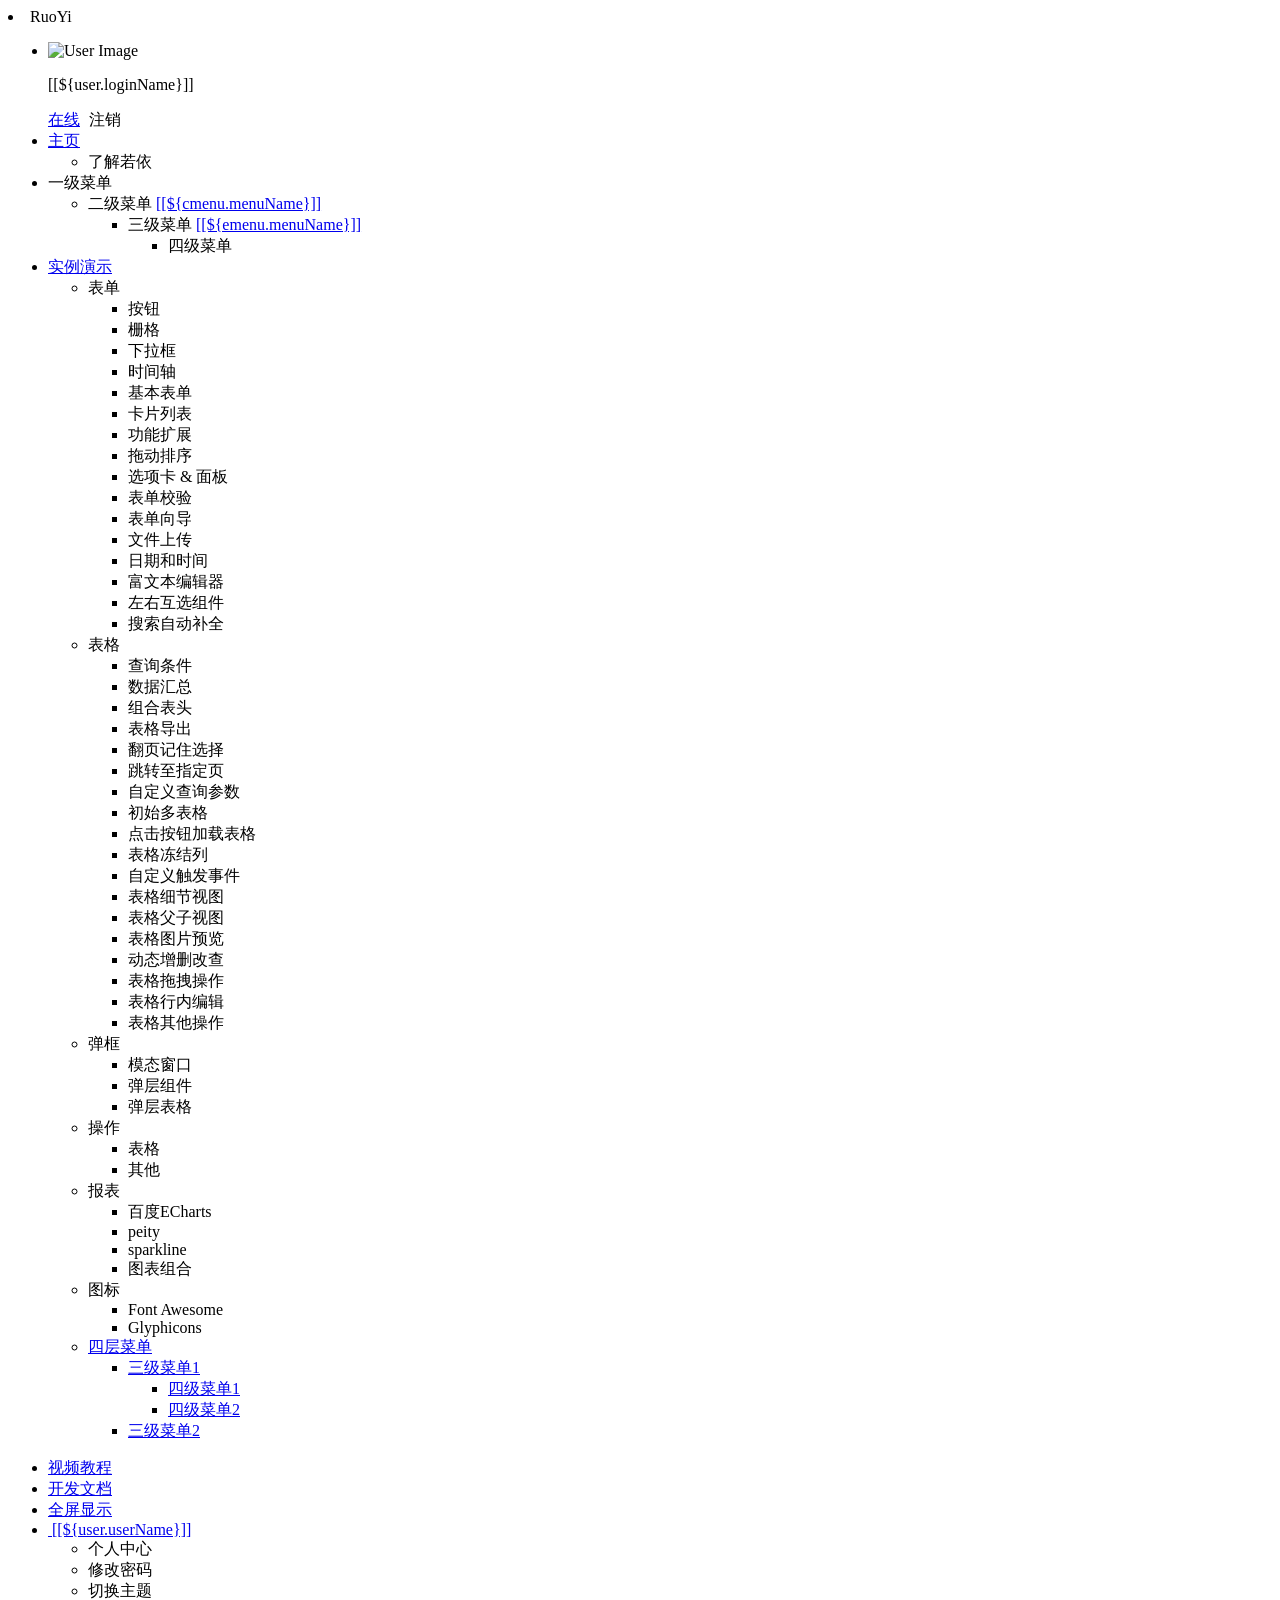
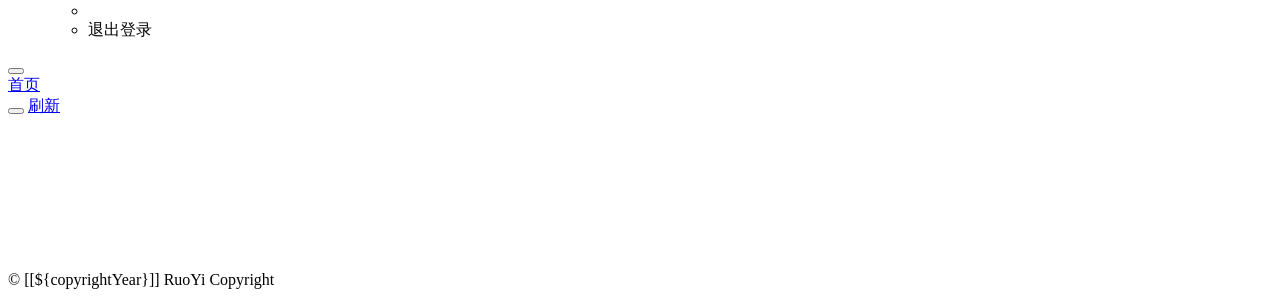
<file: ruoyi-admin/src/main/resources/templates/index.html>
<!DOCTYPE html>
<html  lang="zh" xmlns:th="http://www.thymeleaf.org">
<head>
    <meta charset="utf-8">
    <meta name="viewport" content="width=device-width, initial-scale=1.0">
    <meta name="renderer" content="webkit">
    <title>若依系统首页</title>
    <!--[if lt IE 9]>
    <meta http-equiv="refresh" content="0;ie.html"/>
    <![endif]-->
    <link th:href="@{favicon.ico}" rel="stylesheet"/>
    <link th:href="@{/css/bootstrap.min.css}" rel="stylesheet"/>
    <link th:href="@{/css/jquery.contextMenu.min.css}" rel="stylesheet"/>
    <link th:href="@{/css/font-awesome.min.css}" rel="stylesheet"/>
    <link th:href="@{/css/animate.css}" rel="stylesheet"/>
    <link th:href="@{/css/style.css}" rel="stylesheet"/>
    <link th:href="@{/css/skins.css}" rel="stylesheet"/>
    <link th:href="@{/ruoyi/css/ry-ui.css?v=4.1.0}" rel="stylesheet"/>
</head>
<body class="fixed-sidebar full-height-layout gray-bg" style="overflow: hidden">
<div id="wrapper">

    <!--左侧导航开始-->
    <nav class="navbar-default navbar-static-side" role="navigation">
        <div class="nav-close">
            <i class="fa fa-times-circle"></i>
        </div>
        <a th:href="@{/index}">
            <li class="logo hidden-xs">
                <span class="logo-lg">RuoYi</span> 
            </li>
         </a>
        <div class="sidebar-collapse">
            <ul class="nav" id="side-menu">
            	<li>
            		<div class="user-panel">
            			<a class="menuItem" title="个人中心" th:href="@{/system/user/profile}"> 
            				<div class="hide" th:text="个人中心"></div>
					        <div class="pull-left image">
		                    	<img th:src="(${user.avatar} == '') ? @{/img/profile.jpg} : @{${user.avatar}}" class="img-circle" alt="User Image">
					        </div>
				        </a>
				        <div class="pull-left info">
				          <p>[[${user.loginName}]]</p>
				          <a href="#"><i class="fa fa-circle text-success"></i> 在线</a>
				          <a th:href="@{logout}" style="padding-left:5px;"><i class="fa fa-sign-out text-danger"></i> 注销</a>
				        </div>
				    </div>
            	</li>
                <li>
                    <a href="#"><i class="fa fa-home"></i> <span class="nav-label">主页</span> <span class="fa arrow"></span></a>
                    <ul class="nav nav-second-level">
                        <li><a class="menuItem" th:href="@{/system/main}">了解若依</a></li>
                    </ul>
                </li>
                <li th:each="menu : ${menus}">
                	<a th:class="@{${menu.url != '' && menu.url != '#'} ? ${menu.target}}" th:href="@{${menu.url == ''} ? |#| : ${menu.url}}">
                		<i class="fa fa-bar-chart-o" th:class="${menu.icon}"></i>
                    	<span class="nav-label" th:text="${menu.menuName}">一级菜单</span> 
                    	<span th:class="${menu.url == '' || menu.url == '#'} ? |fa arrow|"></span>
                	</a>
                    <ul class="nav nav-second-level collapse">
						<li th:each="cmenu : ${menu.children}">
							<a th:if="${#lists.isEmpty(cmenu.children)}" th:class="${cmenu.target == ''} ? |menuItem| : ${cmenu.target}" th:utext="${cmenu.menuName}" th:href="@{${cmenu.url}}">二级菜单</a>
							<a th:if="${not #lists.isEmpty(cmenu.children)}" href="#">[[${cmenu.menuName}]]<span class="fa arrow"></span></a>
							<ul th:if="${not #lists.isEmpty(cmenu.children)}" class="nav nav-third-level">
								<li th:each="emenu : ${cmenu.children}">
								    <a th:if="${#lists.isEmpty(emenu.children)}" th:class="${emenu.target == ''} ? |menuItem| : ${emenu.target}" th:text="${emenu.menuName}" th:href="@{${emenu.url}}">三级菜单</a>
								    <a th:if="${not #lists.isEmpty(emenu.children)}" href="#">[[${emenu.menuName}]]<span class="fa arrow"></span></a>
								    <ul th:if="${not #lists.isEmpty(emenu.children)}" class="nav nav-four-level">
								      	<li th:each="fmenu : ${emenu.children}"><a th:if="${#lists.isEmpty(fmenu.children)}" th:class="${fmenu.target == ''} ? |menuItem| : ${fmenu.target}" th:text="${fmenu.menuName}" th:href="@{${fmenu.url}}">四级菜单</a></li>
								    </ul>
								</li>
							</ul>
						</li>
					</ul>
                </li>
                <li th:if="${demoEnabled}">
                    <a href="#"><i class="fa fa-desktop"></i><span class="nav-label">实例演示</span><span class="fa arrow"></span></a>
                    <ul class="nav nav-second-level collapse">
                        <li> <a>表单<span class="fa arrow"></span></a>
                            <ul class="nav nav-third-level">
								<li><a class="menuItem" th:href="@{/demo/form/button}">按钮</a></li>
								<li><a class="menuItem" th:href="@{/demo/form/grid}">栅格</a></li>
								<li><a class="menuItem" th:href="@{/demo/form/select}">下拉框</a></li>
								<li><a class="menuItem" th:href="@{/demo/form/timeline}">时间轴</a></li>
								<li><a class="menuItem" th:href="@{/demo/form/basic}">基本表单</a></li>
								<li><a class="menuItem" th:href="@{/demo/form/cards}">卡片列表</a></li>
								<li><a class="menuItem" th:href="@{/demo/form/jasny}">功能扩展</a></li>
								<li><a class="menuItem" th:href="@{/demo/form/sortable}">拖动排序</a></li>
								<li><a class="menuItem" th:href="@{/demo/form/tabs_panels}">选项卡 & 面板</a></li>
								<li><a class="menuItem" th:href="@{/demo/form/validate}">表单校验</a></li>
								<li><a class="menuItem" th:href="@{/demo/form/wizard}">表单向导</a></li>
								<li><a class="menuItem" th:href="@{/demo/form/upload}">文件上传</a></li>
								<li><a class="menuItem" th:href="@{/demo/form/datetime}">日期和时间</a></li>
								<li><a class="menuItem" th:href="@{/demo/form/summernote}">富文本编辑器</a></li>
								<li><a class="menuItem" th:href="@{/demo/form/duallistbox}">左右互选组件</a></li>
								<li><a class="menuItem" th:href="@{/demo/form/autocomplete}">搜索自动补全</a></li>
							</ul>
                        </li>
                        <li> <a>表格<span class="fa arrow"></span></a>
                            <ul class="nav nav-third-level">
								<li><a class="menuItem" th:href="@{/demo/table/search}">查询条件</a></li>
								<li><a class="menuItem" th:href="@{/demo/table/footer}">数据汇总</a></li>
								<li><a class="menuItem" th:href="@{/demo/table/groupHeader}">组合表头</a></li>
								<li><a class="menuItem" th:href="@{/demo/table/export}">表格导出</a></li>
								<li><a class="menuItem" th:href="@{/demo/table/remember}">翻页记住选择</a></li>
								<li><a class="menuItem" th:href="@{/demo/table/pageGo}">跳转至指定页</a></li>
								<li><a class="menuItem" th:href="@{/demo/table/params}">自定义查询参数</a></li>
								<li><a class="menuItem" th:href="@{/demo/table/multi}">初始多表格</a></li>
								<li><a class="menuItem" th:href="@{/demo/table/button}">点击按钮加载表格</a></li>
								<li><a class="menuItem" th:href="@{/demo/table/fixedColumns}">表格冻结列</a></li>
								<li><a class="menuItem" th:href="@{/demo/table/event}">自定义触发事件</a></li>
								<li><a class="menuItem" th:href="@{/demo/table/detail}">表格细节视图</a></li>
								<li><a class="menuItem" th:href="@{/demo/table/child}">表格父子视图</a></li>
								<li><a class="menuItem" th:href="@{/demo/table/image}">表格图片预览</a></li>
								<li><a class="menuItem" th:href="@{/demo/table/curd}">动态增删改查</a></li>
								<li><a class="menuItem" th:href="@{/demo/table/reorder}">表格拖拽操作</a></li>
								<li><a class="menuItem" th:href="@{/demo/table/editable}">表格行内编辑</a></li>
								<li><a class="menuItem" th:href="@{/demo/table/other}">表格其他操作</a></li>
							</ul>
                        </li>
                        <li> <a>弹框<span class="fa arrow"></span></a>
                            <ul class="nav nav-third-level">
								<li><a class="menuItem" th:href="@{/demo/modal/dialog}">模态窗口</a></li>
								<li><a class="menuItem" th:href="@{/demo/modal/layer}">弹层组件</a></li>
								<li><a class="menuItem" th:href="@{/demo/modal/table}">弹层表格</a></li>
							</ul>
                        </li>
                        <li> <a>操作<span class="fa arrow"></span></a>
                            <ul class="nav nav-third-level">
								<li><a class="menuItem" th:href="@{/demo/operate/table}">表格</a></li>
								<li><a class="menuItem" th:href="@{/demo/operate/other}">其他</a></li>
							</ul>
                        </li>
                        <li> <a>报表<span class="fa arrow"></span></a>
                            <ul class="nav nav-third-level">
								<li><a class="menuItem" th:href="@{/demo/report/echarts}">百度ECharts</a></li>
								<li><a class="menuItem" th:href="@{/demo/report/peity}">peity</a></li>
								<li><a class="menuItem" th:href="@{/demo/report/sparkline}">sparkline</a></li>
								<li><a class="menuItem" th:href="@{/demo/report/metrics}">图表组合</a></li>
							</ul>
                        </li>
                        <li> <a>图标<span class="fa arrow"></span></a>
                            <ul class="nav nav-third-level">
								<li><a class="menuItem" th:href="@{/demo/icon/fontawesome}">Font Awesome</a></li>
								<li><a class="menuItem" th:href="@{/demo/icon/glyphicons}">Glyphicons</a></li>
							</ul>
                        </li>
                        <li>
	                        <a href="#"><i class="fa fa-sitemap"></i> <span class="nav-label">四层菜单 </span><span class="fa arrow"></span></a>
	                        <ul class="nav nav-second-level collapse">
	                            <li>
	                                <a href="#" id="damian">三级菜单1<span class="fa arrow"></span></a>
	                                <ul class="nav nav-third-level">
	                                    <li>
	                                        <a href="#">四级菜单1</a>
	                                    </li>
	                                    <li>
	                                        <a href="#">四级菜单2</a>
	                                    </li>
	                                </ul>
	                            </li>
	                            <li><a href="#">三级菜单2</a></li>
	                        </ul>
	                    </li>
                    </ul>
                </li>
            </ul>
        </div>
    </nav>
    <!--左侧导航结束-->
    
    <!--右侧部分开始-->
    <div id="page-wrapper" class="gray-bg dashbard-1">
        <div class="row border-bottom">
            <nav class="navbar navbar-static-top" role="navigation" style="margin-bottom: 0">
                <div class="navbar-header">
                    <a class="navbar-minimalize minimalize-styl-2" style="color:#FFF;" href="#" title="收起菜单">
                    	<i class="fa fa-bars"></i>
                    </a>
                </div>
                <ul class="nav navbar-top-links navbar-right welcome-message">
                    <li><a title="视频教程" href="http://doc.ruoyi.vip/ruoyi/document/spjc.html" target="_blank"><i class="fa fa-video-camera"></i> 视频教程</a></li>
                    <li><a title="开发文档" href="http://doc.ruoyi.vip" target="_blank"><i class="fa fa-question-circle"></i> 开发文档</a></li>
	                <li><a title="全屏显示" href="javascript:void(0)" id="fullScreen"><i class="fa fa-arrows-alt"></i> 全屏显示</a></li>
                    <li class="dropdown user-menu">
						<a href="javascript:void(0)" class="dropdown-toggle" data-hover="dropdown">
							<img th:src="(${user.avatar} == '') ? @{/img/profile.jpg} : @{${user.avatar}}" class="user-image">
							<span class="hidden-xs">[[${user.userName}]]</span>
						</a>
						<ul class="dropdown-menu">
							<li class="mt5">
								<a th:href="@{/system/user/profile}" class="menuItem">
								<i class="fa fa-user"></i> 个人中心</a>
							</li>
							<li>
								<a onclick="resetPwd()">
								<i class="fa fa-key"></i> 修改密码</a>
							</li>
							<li>
								<a onclick="switchSkin()">
								<i class="fa fa-dashboard"></i> 切换主题</a>
							</li>
							<li class="divider"></li>
							<li>
								<a th:href="@{logout}">
								<i class="fa fa-sign-out"></i> 退出登录</a>
							</li>
						</ul>
					</li>
                </ul>
            </nav>
        </div>
        <div class="row content-tabs">
            <button class="roll-nav roll-left tabLeft">
                <i class="fa fa-backward"></i>
            </button>
            <nav class="page-tabs menuTabs">
                <div class="page-tabs-content">
                    <a href="javascript:;" class="active menuTab" data-id="/system/main">首页</a>
                </div>
            </nav>
            <button class="roll-nav roll-right tabRight">
                <i class="fa fa-forward"></i>
            </button>
            <a href="javascript:void(0);" class="roll-nav roll-right tabReload"><i class="fa fa-refresh"></i> 刷新</a>
        </div>
        
        <a id="ax_close_max" class="ax_close_max" href="#" title="关闭全屏"> <i class="fa fa-times-circle-o"></i> </a>
                    
        <div class="row mainContent" id="content-main">
            <iframe class="RuoYi_iframe" name="iframe0" width="100%" height="100%" data-id="/system/main"
                    th:src="@{/system/main}" frameborder="0" seamless></iframe>
        </div>
        <div class="footer">
            <div class="pull-right">© [[${copyrightYear}]] RuoYi Copyright </div>
        </div>
    </div>
    <!--右侧部分结束-->
</div>
<!-- 全局js -->
<script th:src="@{/js/jquery.min.js}"></script>
<script th:src="@{/js/bootstrap.min.js}"></script>
<script th:src="@{/js/plugins/metisMenu/jquery.metisMenu.js}"></script>
<script th:src="@{/js/plugins/slimscroll/jquery.slimscroll.min.js}"></script>
<script th:src="@{/js/jquery.contextMenu.min.js}"></script>
<script th:src="@{/ajax/libs/blockUI/jquery.blockUI.js}"></script>
<script th:src="@{/ajax/libs/layer/layer.min.js}"></script>
<script th:src="@{/ruoyi/js/ry-ui.js?v=4.1.0}"></script>
<script th:src="@{/ruoyi/js/common.js?v=4.1.0}"></script>
<script th:src="@{/ruoyi/index.js}"></script>
<script th:src="@{/ajax/libs/fullscreen/jquery.fullscreen.js}"></script>
<script th:inline="javascript">
var ctx = [[@{/}]];
// 皮肤缓存
var skin = storage.get("skin");
// history（表示去掉地址的#）否则地址以"#"形式展示
var mode = "history";
// 历史访问路径缓存
var historyPath = storage.get("historyPath");
// 排除非左侧菜单链接
var excludesUrl = ["/system/user/profile"];

// 本地主题优先，未设置取系统配置
if($.common.isNotEmpty(skin)){
	$("body").addClass(skin.split('|')[0]);
	$("body").addClass(skin.split('|')[1]);
} else {
	$("body").addClass([[${sideTheme}]]);
	$("body").addClass([[${skinName}]]);
}

/* 用户管理-重置密码 */
function resetPwd() {
    var url = ctx + 'system/user/profile/resetPwd';
    $.modal.open("重置密码", url, '770', '380');
}
/* 切换主题 */
function switchSkin() {
    layer.open({
		type : 2,
		shadeClose : true,
		title : "切换主题",
		area : ["530px", "386px"],
		content : [ctx + "system/switchSkin", 'no']
	})
}

/** 刷新时访问路径页签 */
function applyPath(url) {
	$('a[href$="' + decodeURI(url) + '"]').click();
    if($.inArray(url, excludesUrl)){
        $('a[href$="' + url + '"]').parent("li").addClass("selected").parents("li").addClass("active").end().parents("ul").addClass("in");
    }
}

$(function() {
	if($.common.equals("history", mode) && window.performance.navigation.type == 1) {
		var url = storage.get('publicPath');
	    if ($.common.isNotEmpty(url)) {
	    	applyPath(url);
	    }
	} else {
		var hash = location.hash;
	    if ($.common.isNotEmpty(hash)) {
	        var url = hash.substring(1, hash.length);
	        applyPath(url);
	    }
	}
});
</script>
</body>
</html>
</file>
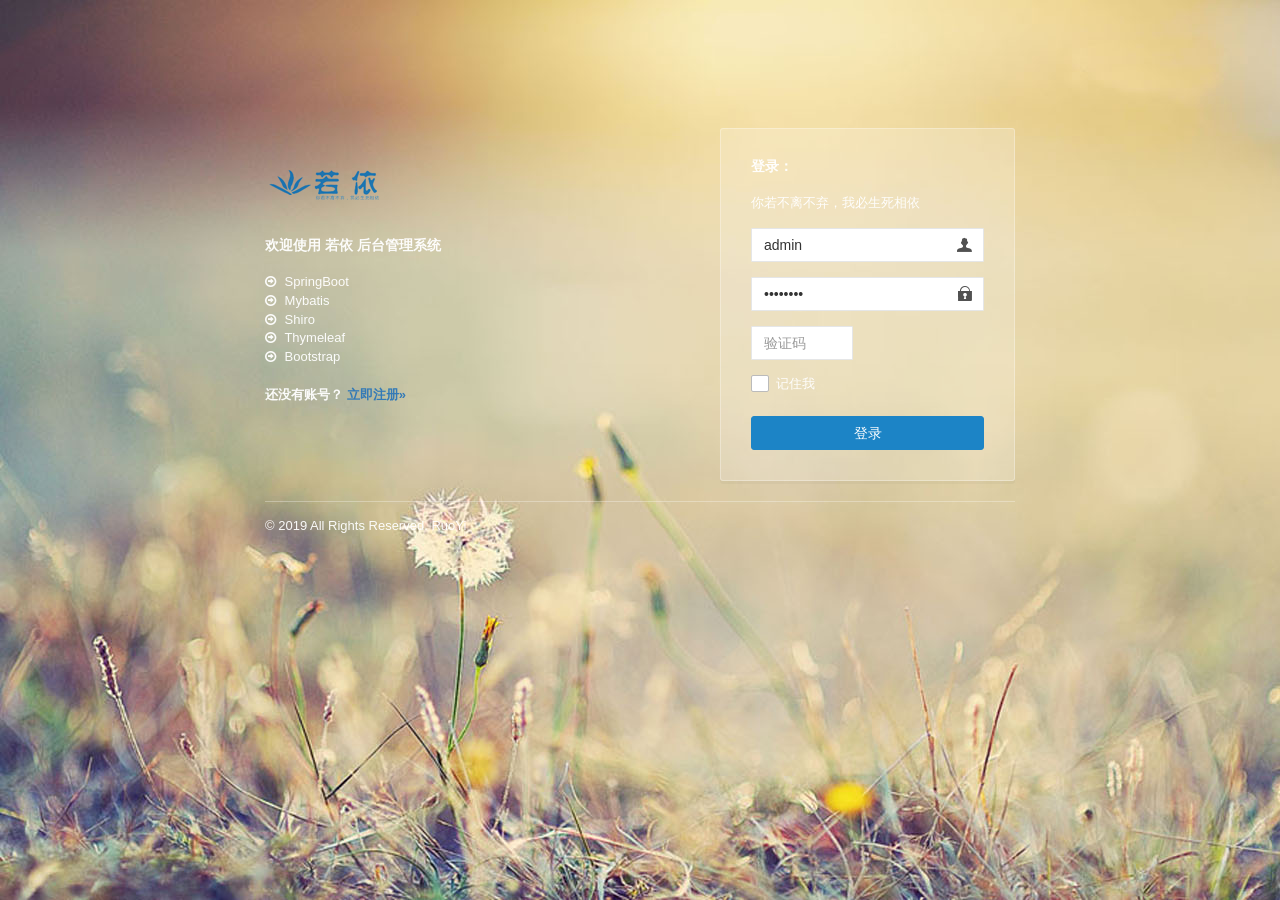
<file: ruoyi-admin/src/main/resources/templates/login.html>
<!DOCTYPE html>
<html  lang="zh" xmlns:th="http://www.thymeleaf.org">
<head>
    <meta charset="utf-8">
    <meta name="viewport" content="width=device-width, initial-scale=1.0, maximum-scale=1.0">
    
    <title>登录若依系统</title>
    <meta name="description" content="若依后台管理框架">
    <link href="../static/css/bootstrap.min.css" th:href="@{/css/bootstrap.min.css}" rel="stylesheet"/>
    <link href="../static/css/font-awesome.min.css" th:href="@{/css/font-awesome.min.css}" rel="stylesheet"/>
    <link href="../static/css/style.css" th:href="@{/css/style.css}" rel="stylesheet"/>
    <link href="../static/css/login.min.css" th:href="@{/css/login.min.css}" rel="stylesheet"/>
    <link href="../static/ruoyi/css/ry-ui.css" th:href="@{/ruoyi/css/ry-ui.css?v=4.1.0}" rel="stylesheet"/>
    <!-- 360浏览器急速模式 -->
    <meta name="renderer" content="webkit">
    <!-- 避免IE使用兼容模式 -->
    <meta http-equiv="X-UA-Compatible" content="IE=edge">
    <link rel="shortcut icon" href="../static/favicon.ico" th:href="@{favicon.ico}"/>
    <style type="text/css">label.error { position:inherit;  }</style>
    <script>
        if(window.top!==window.self){alert('未登录或登录超时。请重新登录');window.top.location=window.location};
    </script>
</head>

<body class="signin">

    <div class="signinpanel">
        <div class="row">
            <div class="col-sm-7">
                <div class="signin-info">
                    <div class="logopanel m-b">
                        <h1><img alt="[ 若依 ]" src="../static/ruoyi.png" th:src="@{/ruoyi.png}"></h1>
                    </div>
                    <div class="m-b"></div>
                    <h4>欢迎使用 <strong>若依 后台管理系统</strong></h4>
                    <ul class="m-b">
                        <li><i class="fa fa-arrow-circle-o-right m-r-xs"></i> SpringBoot</li>
                        <li><i class="fa fa-arrow-circle-o-right m-r-xs"></i> Mybatis</li>
                        <li><i class="fa fa-arrow-circle-o-right m-r-xs"></i> Shiro</li>
                        <li><i class="fa fa-arrow-circle-o-right m-r-xs"></i> Thymeleaf</li>
                        <li><i class="fa fa-arrow-circle-o-right m-r-xs"></i> Bootstrap</li>
                    </ul>
                    <strong>还没有账号？ <a href="#">立即注册&raquo;</a></strong>
                </div>
            </div>
            <div class="col-sm-5">
                <form id="signupForm">
                    <h4 class="no-margins">登录：</h4>
                    <p class="m-t-md">你若不离不弃，我必生死相依</p>
                    <input type="text"     name="username" class="form-control uname"     placeholder="用户名" value="admin"    />
                    <input type="password" name="password" class="form-control pword"     placeholder="密码"   value="admin123" />
					<div class="row m-t" th:if="${captchaEnabled==true}">
						<div class="col-xs-6">
						    <input type="text" name="validateCode" class="form-control code" placeholder="验证码" maxlength="5" autocomplete="off">
						</div>
						<div class="col-xs-6">
							<a href="javascript:void(0);" title="点击更换验证码">
								<img th:src="@{captcha/captchaImage(type=${captchaType})}" class="imgcode" width="85%"/>
							</a>
						</div>
					</div>
                    <div class="checkbox-custom" th:classappend="${captchaEnabled==false} ? 'm-t'">
				        <input type="checkbox" id="rememberme" name="rememberme"> <label for="rememberme">记住我</label>
				    </div>
                    <button class="btn btn-success btn-block" id="btnSubmit" data-loading="正在验证登录，请稍后...">登录</button>
                </form>
            </div>
        </div>
        <div class="signup-footer">
            <div class="pull-left">
                &copy; 2019 All Rights Reserved. RuoYi <br>
            </div>
        </div>
    </div>
<script th:inline="javascript"> var ctx = [[@{/}]]; var captchaType = [[${captchaType}]]; </script>
<!-- 全局js -->
<script src="../static/js/jquery.min.js" th:src="@{/js/jquery.min.js}"></script>
<script src="../static/js/bootstrap.min.js" th:src="@{/js/bootstrap.min.js}"></script>
<!-- 验证插件 -->
<script src="../static/ajax/libs/validate/jquery.validate.min.js" th:src="@{/ajax/libs/validate/jquery.validate.min.js}"></script>
<script src="../static/ajax/libs/validate/messages_zh.min.js" th:src="@{/ajax/libs/validate/messages_zh.min.js}"></script>
<script src="../static/ajax/libs/layer/layer.min.js" th:src="@{/ajax/libs/layer/layer.min.js}"></script>
<script src="../static/ajax/libs/blockUI/jquery.blockUI.js" th:src="@{/ajax/libs/blockUI/jquery.blockUI.js}"></script>
<script src="../static/ruoyi/js/ry-ui.js" th:src="@{/ruoyi/js/ry-ui.js?v=4.1.0}"></script>
<script src="../static/ruoyi/login.js" th:src="@{/ruoyi/login.js}"></script>
</body>
</html>
</file>
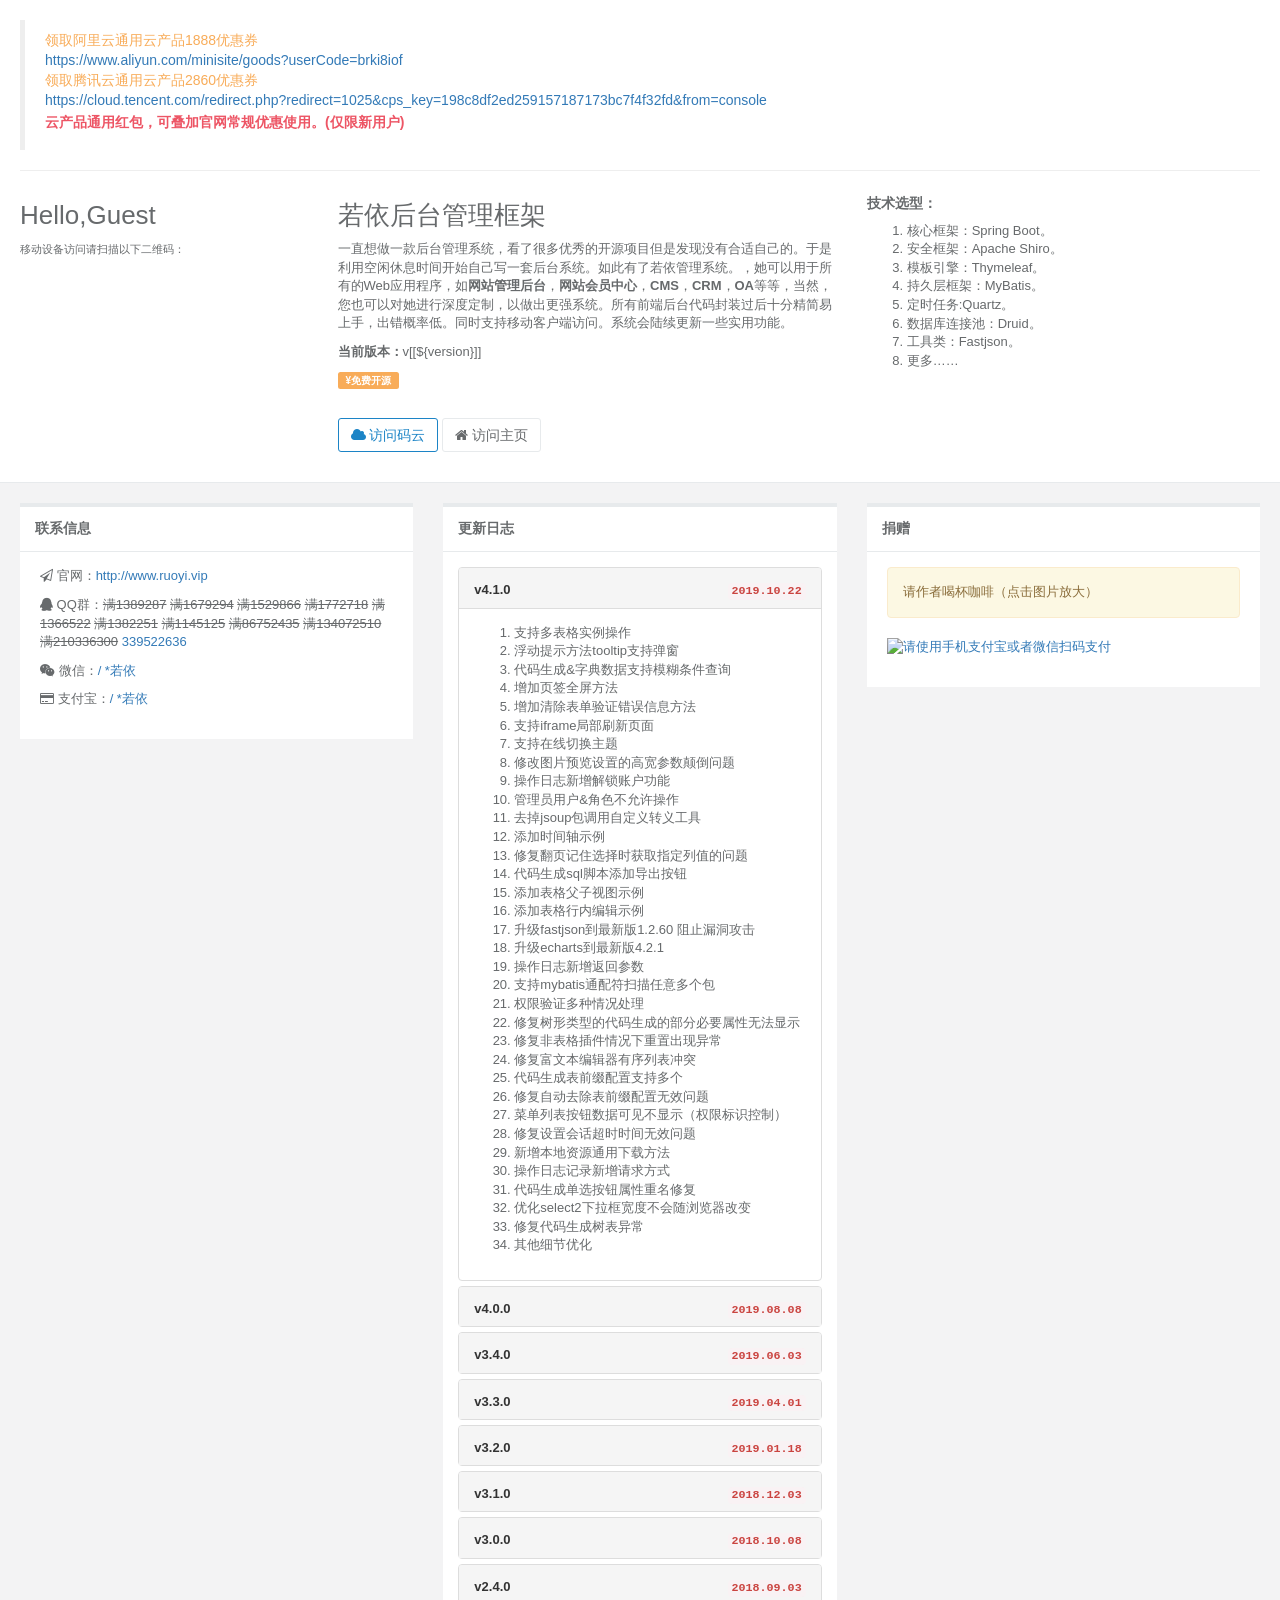
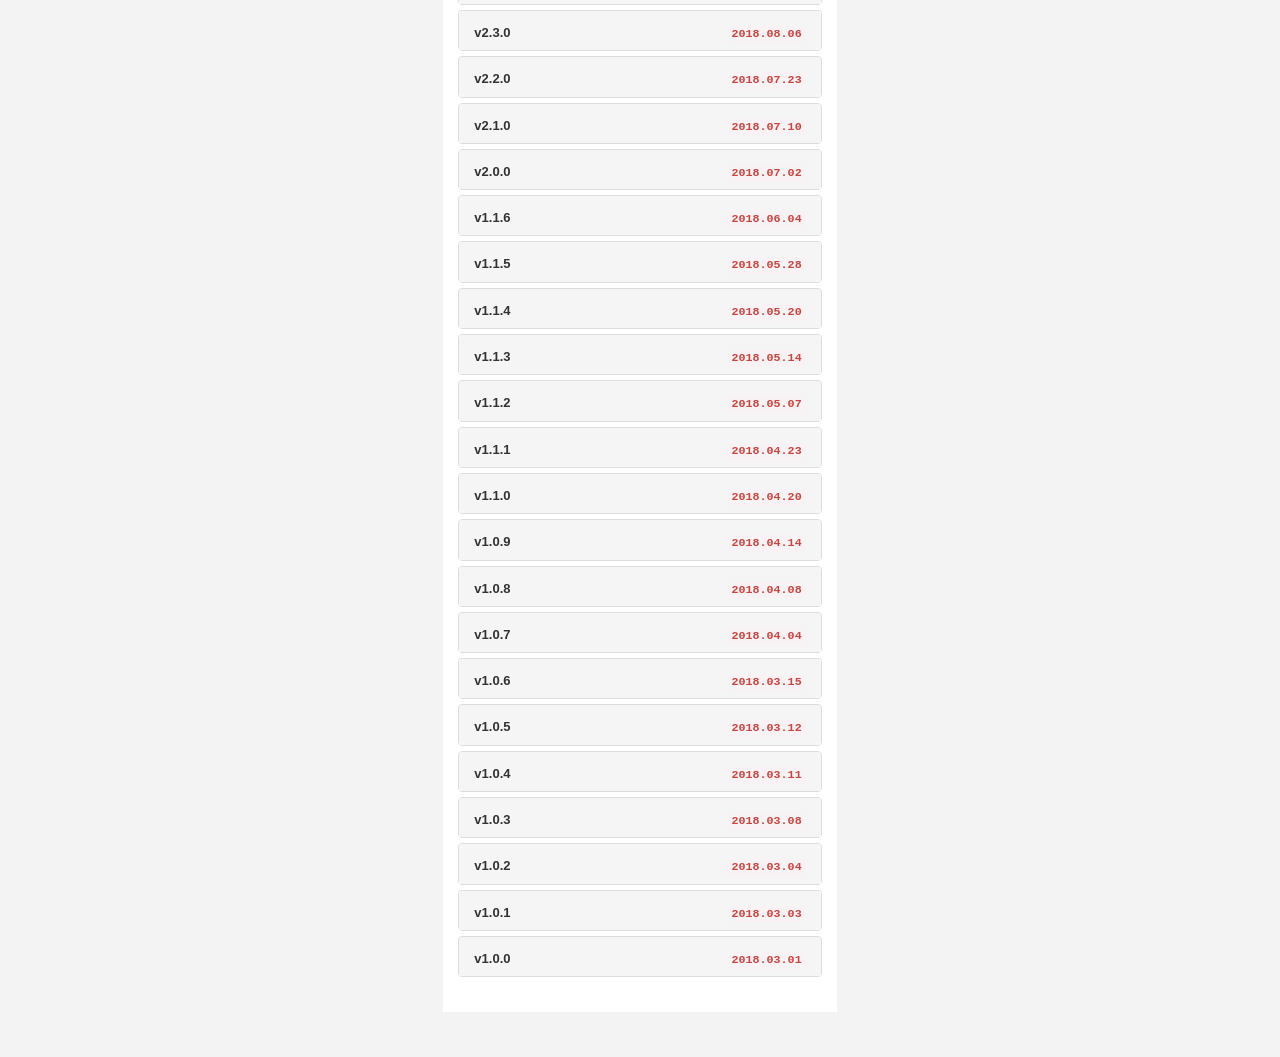
<file: ruoyi-admin/src/main/resources/templates/main.html>
<!DOCTYPE html>
<html  lang="zh" xmlns:th="http://www.thymeleaf.org">
<head>
    <meta charset="utf-8">
    <meta name="viewport" content="width=device-width, initial-scale=1.0">
    <!--360浏览器优先以webkit内核解析-->
    <title>若依介绍</title>
    <link rel="shortcut icon" href="favicon.ico">
    <link href="../static/css/bootstrap.min.css" th:href="@{/css/bootstrap.min.css}" rel="stylesheet"/>
    <link href="../static/css/font-awesome.min.css" th:href="@{/css/font-awesome.min.css}" rel="stylesheet"/>
    <link href="../static/css/main/animate.min.css" th:href="@{/css/main/animate.min.css}" rel="stylesheet"/>
    <link href="../static/css/main/style.min862f.css" th:href="@{/css/main/style.min862f.css}" rel="stylesheet"/>
</head>

<body class="gray-bg">
    <div class="row  border-bottom white-bg dashboard-header">
        <div class="col-sm-12">
            <blockquote class="text-warning" style="font-size:14px">
                                           领取阿里云通用云产品1888优惠券
                <br><a target="_blank" href="https://www.aliyun.com/minisite/goods?userCode=brki8iof">https://www.aliyun.com/minisite/goods?userCode=brki8iof</a><br>
                                           领取腾讯云通用云产品2860优惠券
                <br><a target="_blank" href="https://cloud.tencent.com/redirect.php?redirect=1025&cps_key=198c8df2ed259157187173bc7f4f32fd&from=console">https://cloud.tencent.com/redirect.php?redirect=1025&cps_key=198c8df2ed259157187173bc7f4f32fd&from=console</a><br>
                <h4 class="text-danger">云产品通用红包，可叠加官网常规优惠使用。(仅限新用户)</h4>
            </blockquote>

            <hr>
        </div>
        <div class="col-sm-3">
            <h2>Hello,Guest</h2>
            <small>移动设备访问请扫描以下二维码：</small>
            <br>
            <br>
            <img th:src="@{/img/qr_code.png}" width="100%" style="max-width:264px;">
            <br>
        </div>
        <div class="col-sm-5">
            <h2>若依后台管理框架</h2>
            <p>一直想做一款后台管理系统，看了很多优秀的开源项目但是发现没有合适自己的。于是利用空闲休息时间开始自己写一套后台系统。如此有了若依管理系统。，她可以用于所有的Web应用程序，如<b>网站管理后台</b>，<b>网站会员中心</b>，<b>CMS</b>，<b>CRM</b>，<b>OA</b>等等，当然，您也可以对她进行深度定制，以做出更强系统。所有前端后台代码封装过后十分精简易上手，出错概率低。同时支持移动客户端访问。系统会陆续更新一些实用功能。</p>
            <p>
                <b>当前版本：</b><span>v[[${version}]]</span>
            </p>
            <p>
                <span class="label label-warning">&yen;免费开源</span>
            </p>
            <br>
            <p>
                <a class="btn btn-success btn-outline" href="https://gitee.com/y_project/RuoYi" target="_blank">
                    <i class="fa fa-cloud"> </i> 访问码云
                </a>
                <a class="btn btn-white btn-bitbucket" href="http://ruoyi.vip" target="_blank">
                    <i class="fa fa-home"></i> 访问主页
                </a>
            </p>
        </div>
        <div class="col-sm-4">
            <h4>技术选型：</h4>
            <ol>
                <li>核心框架：Spring Boot。</li>
                <li>安全框架：Apache Shiro。</li>
                <li>模板引擎：Thymeleaf。</li>
                <li>持久层框架：MyBatis。</li>
				<li>定时任务:Quartz。</li>
                <li>数据库连接池：Druid。</li>
                <li>工具类：Fastjson。</li>
                <li>更多……</li>
            </ol>
        </div>

    </div>
    <div class="wrapper wrapper-content">
        <div class="row">
            <div class="col-sm-4">

                <div class="ibox float-e-margins">
                    <div class="ibox-title">
                        <h5>联系信息</h5>

                    </div>
                    <div class="ibox-content">
                        <p><i class="fa fa-send-o"></i> 官网：<a href="http://www.ruoyi.vip" target="_blank">http://www.ruoyi.vip</a>
                        </p>
                        <p><i class="fa fa-qq"></i> QQ群：<s>满1389287</s> <s>满1679294</s> <s>满1529866</s> <s>满1772718</s> <s>满1366522</s> <s>满1382251</s> <s>满1145125</s> <s>满86752435</s> <s>满134072510</s> <s>满210336300</s> <a href="https://jq.qq.com/?_wv=1027&k=5omzbKc" target="_blank">339522636</a> 
                        </p>
                        <p><i class="fa fa-weixin"></i> 微信：<a href="javascript:;">/ *若依</a>
                        </p>
                        <p><i class="fa fa-credit-card"></i> 支付宝：<a href="javascript:;" class="支付宝信息">/ *若依</a>
                        </p>
                    </div>
                </div>
            </div>
            <div class="col-sm-4">
                <div class="ibox float-e-margins">
                    <div class="ibox-title">
                        <h5>更新日志</h5>
                    </div>
                    <div class="ibox-content no-padding">
                        <div class="panel-body">
                            <div class="panel-group" id="version">
                            <div class="panel panel-default">
								<div class="panel-heading">
								   <h5 class="panel-title">
									   <a data-toggle="collapse" data-parent="#version" href="#v41">v4.1.0</a><code class="pull-right">2019.10.22</code>
								   </h5>
								</div>
								<div id="v41" class="panel-collapse collapse in">
									<div class="panel-body">
									   <ol>
									        <li>支持多表格实例操作</li>
									        <li>浮动提示方法tooltip支持弹窗</li>
											<li>代码生成&字典数据支持模糊条件查询</li>
											<li>增加页签全屏方法</li>
											<li>增加清除表单验证错误信息方法</li>
											<li>支持iframe局部刷新页面</li>
											<li>支持在线切换主题</li>
											<li>修改图片预览设置的高宽参数颠倒问题</li>
											<li>操作日志新增解锁账户功能</li>
											<li>管理员用户&角色不允许操作</li>
											<li>去掉jsoup包调用自定义转义工具</li>
											<li>添加时间轴示例</li>
											<li>修复翻页记住选择时获取指定列值的问题</li>
											<li>代码生成sql脚本添加导出按钮</li>
											<li>添加表格父子视图示例</li>
											<li>添加表格行内编辑示例</li>
											<li>升级fastjson到最新版1.2.60 阻止漏洞攻击</li>
											<li>升级echarts到最新版4.2.1</li>
											<li>操作日志新增返回参数</li>
											<li>支持mybatis通配符扫描任意多个包</li>
											<li>权限验证多种情况处理</li>
											<li>修复树形类型的代码生成的部分必要属性无法显示</li>
											<li>修复非表格插件情况下重置出现异常</li>
											<li>修复富文本编辑器有序列表冲突</li>
											<li>代码生成表前缀配置支持多个</li>
											<li>修复自动去除表前缀配置无效问题</li>
											<li>菜单列表按钮数据可见不显示（权限标识控制）</li>
											<li>修复设置会话超时时间无效问题</li>
											<li>新增本地资源通用下载方法</li>
											<li>操作日志记录新增请求方式</li>
											<li>代码生成单选按钮属性重名修复</li>
											<li>优化select2下拉框宽度不会随浏览器改变</li>
											<li>修复代码生成树表异常</li>
											<li>其他细节优化</li>
										</ol>
									</div>
								</div>
							 </div>
                            <div class="panel panel-default">
								<div class="panel-heading">
								   <h5 class="panel-title">
									   <a data-toggle="collapse" data-parent="#version" href="#v40">v4.0.0</a><code class="pull-right">2019.08.08</code>
								   </h5>
								</div>
								<div id="v40" class="panel-collapse collapse">
									<div class="panel-body">
									   <ol>
									        <li>代码生成支持预览、编辑，保存方案</li>
									        <li>新增防止表单重复提交注解</li>
											<li>新增后端校验（和前端保持一致）</li>
											<li>新增同一个用户最大会话数控制</li>
											<li>Excel导出子对象支持多个字段</li>
											<li>定时任务支持静态调用和多参数</li>
											<li>定时任务增加分组条件查询</li>
											<li>字典类型增加任务分组数据</li>
											<li>新增表格是否首次加载数据</li>
											<li>新增parentTab选项卡可在同一页签打开</li>
											<li>多数据源支持类注解（允许继承父类的注解）</li>
											<li>部门及以下数据权限（调整为以下及所有子节点）</li>
											<li>新增角色数据权限配（仅本人数据权限）</li>
											<li>修改菜单权限显示问题</li>
											<li>上传文件修改路径及返回名称</li>
											<li>添加报表插件及示例</li>
											<li>添加首页统计模板</li>
											<li>添加表格拖拽示例</li>
											<li>添加卡片列表示例</li>
											<li>添加富文本编辑器示例</li>
											<li>添加表格动态增删改查示例</li>
											<li>添加用户页面岗位选择框提示</li>
											<li>点击菜单操作添加背景高亮显示</li>
											<li>表格树新增showSearch是否显示检索信息</li>
											<li>解决表格列设置sortName无效问题</li>
											<li>表格图片预览支持自定义设置宽高</li>
											<li>添加表格列浮动提示（单击文本复制）</li>
											<li>PC端收起菜单后支持浮动显示</li>
											<li>详细操作样式调整</li>
											<li>修改用户更新描述空串不更新问题</li>
											<li>导入修改为模板渲染</li>
											<li>修改菜单及部门排序规则</li>
											<li>角色导出数据范围表达式翻译</li>
											<li>添加summernote富文本字体大小</li>
											<li>优化表格底部下边框防重叠&汇总像素问题</li>
											<li>树表格支持属性多层级访问</li>
											<li>修复IE浏览器用户管理界面右侧留白问题</li>
											<li>重置按钮刷新表格</li>
											<li>重置密码更新用户缓存</li>
											<li>优化验证码属性参数</li>
											<li>支持数据监控配置用户名和密码</li>
											<li>文件上传修改按钮背景及加载动画</li>
											<li>支持配置一级菜单href跳转</li>
											<li>侧边栏添加一套浅色主题</li>
											<li>树表格添加回调函数（校验异常状态）</li>
											<li>用户个人中心适配手机端显示</li>
											<li>Excel支持设置导出类型&更换样式</li>
											<li>检查属性改变修改为克隆方式（防止热部署强转异常）</li>
											<li>其他细节优化</li>
										</ol>
									</div>
								</div>
							 </div>
                            <div class="panel panel-default">
								<div class="panel-heading">
								   <h5 class="panel-title">
									   <a data-toggle="collapse" data-parent="#version" href="#v34">v3.4.0</a><code class="pull-right">2019.06.03</code>
								   </h5>
								</div>
								<div id="v34" class="panel-collapse collapse">
									<div class="panel-body">
									   <ol>
									        <li>新增实例演示菜单及demo</li>
											<li>新增页签右键操作</li>
											<li>菜单管理新增打开方式</li>
											<li>新增点击某行触发的事件</li>
											<li>新增双击某行触发的事件</li>
											<li>新增单击某格触发的事件</li>
											<li>新增双击某格触发的事件</li>
											<li>新增是否启用显示细节视图</li>
											<li>支持上传任意格式文件</li>
											<li>修复角色权限注解失效问题</li>
											<li>左侧的菜单栏宽度调整</li>
											<li>新增响应完成后自定义回调函数</li>
											<li>支持前端及其他模块直接获取用户信息</li>
											<li>升级swagger到最新版2.9.2</li>
											<li>升级jquery.slimscroll到最新版1.3.8</li>
											<li>升级select2到最新版4.0.7</li>
											<li>新增角色配置本部门数据权限</li>
											<li>新增角色配置本部门及以下数据权限</li>
											<li>优化底部操作防止跳到页面顶端</li>
											<li>修改冻结列选框无效及样式问题</li>
											<li>修复部门四层级修改祖级无效问题</li>
											<li>更换开关切换按钮样式</li>
											<li>新增select2-bootstrap美化下拉框</li>
											<li>添加表格内图片预览方法</li>
											<li>修复权限校验失败跳转页面路径错误</li>
											<li>国际化资源文件调整</li>
											<li>通知公告布局调整</li>
											<li>删除页签操作功能</li>
											<li>表格树新增查询指定列值</li>
											<li>更改系统接口扫描方式及完善测试案例</li>
											<li>表格列浮动提示及字典回显默认去背景</li>
											<li>修复启用翻页记住前面的选择check没选中问题</li>
											<li>去除监控页面底部的广告</li>
											<li>日期控件功问题修复及data功能增强</li>
											<li>新增角色权限可见性（前端直接调用）</li>
											<li>新增获取当前登录用户方法（前端及子模块调用）</li>
											<li>修复热部署重启导致菜单丢失问题</li>
											<li>优化业务校验失败普通请求跳转页面</li>
											<li>操作日志新增状态条件查询</li>
											<li>操作类型支持多选条件查询</li>
											<li>通知公告防止滚动触底回弹优化</li>
											<li>其他细节优化</li>
										</ol>
									</div>
								</div>
							 </div>
                             <div class="panel panel-default">
								<div class="panel-heading">
								   <h5 class="panel-title">
									   <a data-toggle="collapse" data-parent="#version" href="#v33">v3.3.0</a><code class="pull-right">2019.04.01</code>
								   </h5>
								</div>
								<div id="v33" class="panel-collapse collapse">
									<div class="panel-body">
									   <ol>
											<li>新增线程池统一管理</li>
											<li>新增支持左右冻结列</li>
											<li>新增表格字符超长浮动提示</li>
											<li>升级datepicker拓展并汉化</li>
											<li>升级druid到最新版本v1.1.14</li>
											<li>修复个人头像为图片服务器跨域问题</li>
											<li>修改上传文件按日期存储</li>
											<li>新增表格客户端分页选项</li>
											<li>新增表格的高度参数</li>
											<li>新增表格销毁方法</li>
											<li>新增表格下拉按钮切换方法</li>
											<li>新增表格分页跳转到指定页码</li>
											<li>新增表格启用点击选中行参数</li>
											<li>修复表格数据重新加载未触发部分按钮禁用</li>
											<li>使用jsonview展示操作日志参数</li>
											<li>新增方法（addTab、editTab）</li>
											<li>修改用户管理界面为Tab打开方式</li>
											<li>表单验证代码优化</li>
											<li>修复@Excel注解 prompt 属性使用报错</li>
											<li>修复combo属性Excel兼容性问题</li>
											<li>新增@Excel导入导出支持父类字段</li>
											<li>修复关闭最后选项卡无法激活滚动问题</li>
											<li>增加日期控件显示类型及回显格式扩展选项</li>
											<li>修复定时任务执行失败后入库状态为成功状态</li>
											<li>支持定时任务并发开关控制</li>
											<li>优化权限校验失败普通请求跳转页面</li>
											<li>捕获线程池执行任务抛出的异常</li>
											<li>修复IE浏览器导出功能报错</li>
											<li>新增角色管理分配用户功能</li>
											<li>新增表格翻页记住前面的选择</li>
											<li>调整用户个人中心页面</li>
											<li>修复界面存在的一些安全问题</li>
											<li>其他细节优化</li>
										</ol>
									</div>
								</div>
							</div>
                            <div class="panel panel-default">
								<div class="panel-heading">
								   <h5 class="panel-title">
									   <a data-toggle="collapse" data-parent="#version" href="#v32">v3.2.0</a><code class="pull-right">2019.01.18</code>
								   </h5>
								</div>
								<div id="v32" class="panel-collapse collapse">
									<div class="panel-body">
									   <ol>
											<li>部门修改时不允许选择最后节点</li>
											<li>修复部门菜单排序字段无效</li>
											<li>修复光驱磁盘导致服务监控异常</li>
											<li>登录界面去除check插件</li>
											<li>验证码文本字符间距修正</li>
											<li>升级SpringBoot到最新版本2.1.1</li>
											<li>升级MYSQL驱动</li>
											<li>修正登录必填项位置偏移</li>
											<li>Session会话检查优化</li>
											<li>Excel注解支持多级获取</li>
											<li>新增序列号生成方法</li>
											<li>修复WAR部署tomcat退出线程异常</li>
											<li>全屏操作增加默认确认/关闭</li>
											<li>修复个人信息可能导致漏洞</li>
											<li>字典数据根据下拉选择新增类型</li>
											<li>升级Summernote到最新版本v0.8.11</li>
											<li>新增用户数据导入</li>
											<li>首页主题样式更换</li>
											<li>layer扩展主题更换</li>
											<li>用户管理移动端默认隐藏左侧布局</li>
											<li>详细信息弹出层显示在顶层</li>
											<li>表格支持切换状态（用户/角色/定时任务）</li>
											<li>Druid数据源支持配置继承</li>
											<li>修正部分iPhone手机端表格适配问题</li>
											<li>新增防止重复提交表单方法</li>
											<li>新增表格数据统计汇总方法</li>
											<li>支持富文本上传图片文件</li>
										</ol>
									</div>
								</div>
							</div>
                            <div class="panel panel-default">
								<div class="panel-heading">
								   <h5 class="panel-title">
									   <a data-toggle="collapse" data-parent="#version" href="#v31">v3.1.0</a><code class="pull-right">2018.12.03</code>
								   </h5>
								</div>
								<div id="v31" class="panel-collapse collapse">
									<div class="panel-body">
									   <ol>
											<li>新增内网不获取IP地址</li>
											<li>新增cron表达式有效校验</li>
											<li>定时任务新增详细信息</li>
											<li>定时任务默认策略修改（不触发立即执行）</li>
											<li>定时任务显示下一个执行周期</li>
											<li>支持前端任意日期格式处理</li>
											<li>上传头像删除多余提交按钮</li>
											<li>表格增加行间隔色配置项</li>
											<li>表格增加转义HTML字符串配置项</li>
											<li>表格增加显示/隐藏指定列</li>
											<li>代码生成优化</li>
											<li>操作日志参数格式化显示</li>
											<li>页签新增新增全屏显示</li>
											<li>新增一键打包部署</li>
											<li>Excel注解新增多个参数</li>
											<li>新增提交静默更新表格方法</li>
											<li>新增服务监控菜单</li>
										</ol>
									</div>
								</div>
							</div>
							<div class="panel panel-default">
								<div class="panel-heading">
								   <h5 class="panel-title">
									   <a data-toggle="collapse" data-parent="#version" href="#v30">v3.0.0</a><code class="pull-right">2018.10.08</code>
								   </h5>
								</div>
								<div id="v30" class="panel-collapse collapse">
									<div class="panel-body">
									   <ol>
											<li>升级poi到最新版3.17</li>
											<li>导出修改临时目录绝对路径</li>
											<li>升级laydate到最新版5.0.9</li>
											<li>升级SpringBoot到最新版本2.0.5</li>
											<li>优化开始/结束时间校验限制</li>
											<li>重置密码参数表中获取默认值</li>
											<li>修复头像修改显示问题</li>
											<li>新增数据权限过滤注解</li>
											<li>新增表格检索折叠按钮</li>
											<li>新增清空（登录、操作、调度）日志</li>
											<li>固定按钮位置（提交/关闭）</li>
											<li>部门/菜单支持（展开/折叠）</li>
											<li>部分细节调整优化</li>
											<li>项目采用分模块</li>
										</ol>
									</div>
								</div>
							</div>
							<div class="panel panel-default">
								<div class="panel-heading">
								   <h5 class="panel-title">
									   <a data-toggle="collapse" data-parent="#version" href="#v24">v2.4.0</a><code class="pull-right">2018.09.03</code>
								   </h5>
								</div>
								<div id="v24" class="panel-collapse collapse">
									<div class="panel-body">
									   <ol>
											<li>支持部门多级查询</li>
											<li>修复菜单状态查询无效</li>
											<li>支持IP地址开关</li>
											<li>支持XSS开关</li>
											<li>记录日志异步处理</li>
											<li>字典回显样式更改为下拉框</li>
											<li>菜单类型必填校验</li>
											<li>修复在线用户排序报错</li>
											<li>增加重置按钮</li>
											<li>支持注解导入数据</li>
											<li>支持弹层外区域关闭</li>
											<li>备注更换为文本区域</li>
											<li>新增角色逻辑删除</li>
											<li>新增部门逻辑删除</li>
											<li>支持部门数据权限</li>
											<li>管理员默认拥有所有授权</li>
											<li>字典数据采用分页</li>
											<li>部分细节调整优化</li>
										</ol>
									</div>
								</div>
							</div>
                            <div class="panel panel-default">
									<div class="panel-heading">
									   <h5 class="panel-title">
										   <a data-toggle="collapse" data-parent="#version" href="#v23">v2.3.0</a><code class="pull-right">2018.08.06</code>
									   </h5>
									</div>
									<div id="v23" class="panel-collapse collapse">
										<div class="panel-body">
										   <ol>
										        <li>支持表格不分页开关控制</li>
										        <li>修改字典类型同步修改字典数据</li>
										        <li>代码生成新增修改后缀处理</li>
										        <li>代码生成新增实体toString</li>
										        <li>代码生成非字符串去除!=''</li>
												<li>导出数据前加载遮罩层</li>
												<li>部门删除校验条件修改</li>
												<li>搜索查询下载优化</li>
												<li>手机打开弹出层自适应</li>
												<li>角色岗位禁用显示置灰</li>
												<li>角色禁用不显示菜单</li>
												<li>新增导出权限</li>
												<li>角色权限唯一校验</li>
												<li>岗位名称编码唯一校验</li>
                                                <li>TreeTable优化</li>
                                                <li>支持多数据源</li>
												<li>其他细节优化</li>
											</ol>
										</div>
									</div>
								</div>
                                <div class="panel panel-default">
									<div class="panel-heading">
									   <h5 class="panel-title">
										   <a data-toggle="collapse" data-parent="#version" href="#v22">v2.2.0</a><code class="pull-right">2018.07.23</code>
									   </h5>
									</div>
									<div id="v22" class="panel-collapse collapse">
										<div class="panel-body">
										   <ol>
										        <li>修复批量生成代码异常问题</li>
										        <li>修复定时器保存失败问题</li>
										        <li>修复热部署转换问题</li>
												<li>支持查询菜单管理，部门管理</li>
												<li>大多数功能支持时间查询</li>
												<li>自定义导出注解自动匹配column</li>
												<li>新增任务执行策略</li>
												<li>操作详细动态显示类型</li>
												<li>支持动态回显字典数据</li>
												<li>后台代码优化调整</li>
												<li>其他细节优化</li>
											</ol>
										</div>
									</div>
								</div>
                                <div class="panel panel-default">
									<div class="panel-heading">
									   <h5 class="panel-title">
										   <a data-toggle="collapse" data-parent="#version" href="#v21">v2.1.0</a><code class="pull-right">2018.07.10</code>
									   </h5>
									</div>
									<div id="v21" class="panel-collapse collapse">
										<div class="panel-body">
										   <ol>
										        <li>新增登陆超时提醒</li>
										        <li>修复定时器热部署转换问题</li>
										        <li>修复登录验证码校验无效问题</li>
												<li>定时任务新增立即执行一次</li>
												<li>存在字典数据不允许删除字典</li>
												<li>字典数据支持按名称查询</li>
												<li>代码生成增加日志注解&表格优化</li>
												<li>修复用户逻辑删除后能登录问题</li>
												<li>表格支持多字段动态排序</li>
												<li>支持三级菜单显示</li>
												<li>新增ry.sh启动程序脚本</li>
												<li>其他细节优化</li>
											</ol>
										</div>
									</div>
								</div>
                            	<div class="panel panel-default">
									<div class="panel-heading">
									   <h5 class="panel-title">
										   <a data-toggle="collapse" data-parent="#version" href="#v20">v2.0.0</a><code class="pull-right">2018.07.02</code>
									   </h5>
									</div>
									<div id="v20" class="panel-collapse collapse">
										<div class="panel-body">
										   <ol>
										        <li>升级SpringBoot到最新版本2.0.3</li>
										        <li>新增公告管理</li>
												<li>表单校验示提体验优化</li>
												<li>前端通用方法封装调整</li>
												<li>前端去除js文件，合并到html</li>
												<li>操作加载遮罩层</li>
												<li>支持全屏模式操作</li>
												<li>支持注解导出数据</li>
												<li>系统支持多查询&下载</li>
												<li>系统样式调整</li>
											</ol>
										</div>
									</div>
								</div>
                                <div class="panel panel-default">
									<div class="panel-heading">
									   <h5 class="panel-title">
										   <a data-toggle="collapse" data-parent="#version" href="#v16">v1.1.6</a><code class="pull-right">2018.06.04</code>
									   </h5>
									</div>
									<div id="v16" class="panel-collapse collapse">
										<div class="panel-body">
										   <ol>
												<li>新增用户列表部门列</li>
												<li>新增登录地点</li>
												<li>新增swagger</li>
												<li>修复排序数字校验</li>
												<li>优化头像上传文件类型限定为图片</li>
												<li>新增XSS过滤</li>
												<li>新增热部署提高开发效率</li>
												<li>修复treegrid居中无效</li>
												<li>角色多条件查询</li>
											</ol>
										</div>
									</div>
								</div>
                            	<div class="panel panel-default">
									<div class="panel-heading">
									   <h5 class="panel-title">
										   <a data-toggle="collapse" data-parent="#version" href="#v15">v1.1.5</a><code class="pull-right">2018.05.28</code>
									   </h5>
									</div>
									<div id="v15" class="panel-collapse collapse">
										<div class="panel-body">
										   <ol>
												<li>优化登录失败刷新验证码</li>
												<li>新增用户登陆地址时间</li>
												<li>修复ajax超时退出问题</li>
												<li>新增html调用数据字典(若依首创)</li>
												<li>调整系统部分样式</li>
												<li>新增用户逻辑删除</li>
												<li>新增管理员不允许删除修改</li>
												<li>升级bootstrapTable到最新版本1.12.1</li>
												<li>升级layer到最新版本3.1.1</li>
											</ol>
										</div>
									</div>
								</div>
							    <div class="panel panel-default">
									<div class="panel-heading">
									   <h5 class="panel-title">
										   <a data-toggle="collapse" data-parent="#version" href="#v14">v1.1.4</a><code class="pull-right">2018.05.20</code>
									   </h5>
									</div>
									<div id="v14" class="panel-collapse collapse">
										<div class="panel-body">
										   <ol>
												<li>新增参数管理</li>
												<li>修复头像上传bug</li>
												<li>手机邮箱唯一校验</li>
												<li>支持手机邮箱登录</li>
												<li>代码生成优化</li>
												<li>支持模糊查询</li>
												<li>支持切换主题皮肤</li>
												<li>修改权限即时生效</li>
												<li>修复页签Tab关闭问题</li>
											</ol>
										</div>
									</div>
								</div>
								<div class="panel panel-default">
									<div class="panel-heading">
									   <h5 class="panel-title">
										   <a data-toggle="collapse" data-parent="#version" href="#v13">v1.1.3</a><code class="pull-right">2018.05.14</code>
									   </h5>
									</div>
									<div id="v13" class="panel-collapse collapse">
										<div class="panel-body">
										   <ol>
												<li>新增验证码（数组计算、字符验证）</li>
												<li>新增cookie记住我</li>
												<li>新增头像上传</li>
												<li>用户名密码长度限制</li>
												<li>通用字段提取</li>
												<li>支持自定义条件查询</li>
												<li>部门名称必填、时间格式调整</li>
												<li>其他细节优化</li>
											</ol>
										</div>
									</div>
								</div>
								<div class="panel panel-default">
									<div class="panel-heading">
                                        <h5 class="panel-title">
											<a data-toggle="collapse" data-parent="#version" href="#v12">v1.1.2</a><code class="pull-right">2018.05.07</code>
										</h5>
                                    </div>
                                    <div id="v12" class="panel-collapse collapse">
                                        <div class="panel-body">
                                            <ol>
                                            	<li>新增个人信息修改</li>
												<li>菜单存在子菜单不允许删除</li>
												<li>菜单分配角色不允许删除</li>
												<li>角色分配人员不允许删除</li>
												<li>岗位使用后不允许删除</li>
												<li>保证用户的数据完整性加入事物</li>
												<li>新增环境使用手册、数据建模</li>
												<li>Thymeleaf升级到3.0</li>
												<li>支持非ROOT部署</li>
                                            </ol>
                                        </div>
                                    </div>
                                </div>
                                <div class="panel panel-default">
									<div class="panel-heading">
                                        <h5 class="panel-title">
											<a data-toggle="collapse" data-parent="#version" href="#v11">v1.1.1</a><code class="pull-right">2018.04.23</code>
										</h5>
                                    </div>
                                    <div id="v11" class="panel-collapse collapse">
                                        <div class="panel-body">
                                            <ol>
                                            	<li>新增表单构建器</li>
												<li>代码生成优化</li>
												<li>支持新增主部门</li>
												<li>支持选择上级部门、上级菜单</li>
												<li>新增字典管理单条删除</li>
												<li>优化一些其他细节</li>
                                            </ol>
                                        </div>
                                    </div>
                                </div>
                                <div class="panel panel-default">
									<div class="panel-heading">
                                        <h5 class="panel-title">
											<a data-toggle="collapse" data-parent="#version" href="#v10">v1.1.0</a><code class="pull-right">2018.04.20</code>
										</h5>
                                    </div>
                                    <div id="v10" class="panel-collapse collapse">
                                        <div class="panel-body">
                                            <ol>
                                            	<li>支持密码盐</li>
												<li>支持新增主目录</li>
												<li>支持批量生成代码</li>
												<li>支持表格导出(csv、txt、doc、excel)</li>
												<li>自动适应宽高模式窗体</li>
												<li>重复校验(角色名、菜单名、部门名)</li>
												<li>优化一些其他细节</li>
                                            </ol>
                                        </div>
                                    </div>
                                </div>
                                <div class="panel panel-default">
									<div class="panel-heading">
                                        <h5 class="panel-title">
											<a data-toggle="collapse" data-parent="#version" href="#v09">v1.0.9</a><code class="pull-right">2018.04.14</code>
										</h5>
                                    </div>
                                    <div id="v09" class="panel-collapse collapse">
                                        <div class="panel-body">
                                            <ol>
                                            	<li>新增代码生成(生成包括 java、html、js、xml、sql)</li>
												<li>新增按钮权限控制隐藏(若依首创)</li>
                                            </ol>
                                        </div>
                                    </div>
                                </div>
								<div class="panel panel-default">
									<div class="panel-heading">
                                        <h5 class="panel-title">
											<a data-toggle="collapse" data-parent="#version" href="#v08">v1.0.8</a><code class="pull-right">2018.04.08</code>
										</h5>
                                    </div>
                                    <div id="v08" class="panel-collapse collapse">
                                        <div class="panel-body">
                                            <ol>
                                            	<li>新增定时任务(新增、修改、删除、查询、启动/暂停)</li>
												<li>新增调度日志(查询、删除)</li>
                                            </ol>
                                        </div>
                                    </div>
                                </div>
                            	<div class="panel panel-default">
									<div class="panel-heading">
                                        <h5 class="panel-title">
											<a data-toggle="collapse" data-parent="#version" href="#v07">v1.0.7</a><code class="pull-right">2018.04.04</code>
										</h5>
                                    </div>
                                    <div id="v07" class="panel-collapse collapse">
                                        <div class="panel-body">
                                            <ol>
                                            	<li>新增岗位管理(新增、修改、删除、查询)</li>
												<li>优化用户管理，菜单管理部分细节</li>
                                            </ol>
                                        </div>
                                    </div>
                                </div>
								<div class="panel panel-default">
									<div class="panel-heading">
                                        <h5 class="panel-title">
											<a data-toggle="collapse" data-parent="#version" href="#v06">v1.0.6</a><code class="pull-right">2018.03.15</code>
										</h5>
                                    </div>
                                    <div id="v06" class="panel-collapse collapse">
                                        <div class="panel-body">
                                            <ol>
                                            	<li>新增字典管理(新增、删除、修改、查询、数据选择)</li>
												<li>新增用户密码重置</li>
												<li>优化一些其他细节</li>
                                            </ol>
                                        </div>
                                    </div>
                                </div>
								<div class="panel panel-default">
									<div class="panel-heading">
                                        <h5 class="panel-title">
											<a data-toggle="collapse" data-parent="#version" href="#v05">v1.0.5</a><code class="pull-right">2018.03.12</code>
										</h5>
                                    </div>
                                    <div id="v05" class="panel-collapse collapse">
                                        <div class="panel-body">
                                            <ol>
                                            	<li>新增菜单管理(新增、删除、修改、查询、图标选择)</li>
												<li>部门管理优化(添加责任人、联系电话、邮箱、修改者)</li>
                                            </ol>
                                        </div>
                                    </div>
                                </div>
								<div class="panel panel-default">
									<div class="panel-heading">
                                        <h5 class="panel-title">
											<a data-toggle="collapse" data-parent="#version" href="#v04">v1.0.4</a><code class="pull-right">2018.03.11</code>
										</h5>
                                    </div>
                                    <div id="v04" class="panel-collapse collapse">
                                        <div class="panel-body">
                                            <ol>
                                            	<li>新增角色管理(新增、删除、修改、查询、菜单选择)</li>
                                            </ol>
                                        </div>
                                    </div>
                                </div>
								<div class="panel panel-default">
									<div class="panel-heading">
                                        <h5 class="panel-title">
											<a data-toggle="collapse" data-parent="#version" href="#v03">v1.0.3</a><code class="pull-right">2018.03.08</code>
										</h5>
                                    </div>
                                    <div id="v03" class="panel-collapse collapse">
                                        <div class="panel-body">
                                            <ol>
                                            	<li>新增用户管理(新增、删除、修改、查询、部门选择)</li>
                                            </ol>
                                        </div>
                                    </div>
                                </div>
                            	<div class="panel panel-default">
									<div class="panel-heading">
                                        <h5 class="panel-title">
											<a data-toggle="collapse" data-parent="#version" href="#v02">v1.0.2</a><code class="pull-right">2018.03.04</code>
										</h5>
                                    </div>
                                    <div id="v02" class="panel-collapse collapse">
                                        <div class="panel-body">
                                            <ol>
                                            	<li>新增部门管理 (新增、删除、修改、查询)</li>
                                            </ol>
                                        </div>
                                    </div>
                                </div>
                                <div class="panel panel-default">
                                    <div class="panel-heading">
                                        <h5 class="panel-title">
											<a data-toggle="collapse" data-parent="#version" href="#v01">v1.0.1</a><code class="pull-right">2018.03.03</code>
										</h5>
                                    </div>
                                    <div id="v01" class="panel-collapse collapse">
                                        <div class="panel-body">
                                            <ol>
                                            	<li>新增在线用户 (批量强退、单条强退、查询)</li>
                                                <li>新增登录日志 (批量删除、查询)</li>
												<li>新增操作日志 (批量删除、查询、详细)</li>
												<li>新增数据监控 (监控DB池连接和SQL的执行)</li>
                                            </ol>
                                        </div>
                                    </div>
                                </div>
                                <div class="panel panel-default">
                                    <div class="panel-heading">
                                        <h4 class="panel-title">
                                            <a data-toggle="collapse" data-parent="#version" href="#v00">v1.0.0</a><code class="pull-right">2018.03.01</code>
                                        </h4>
                                    </div>
                                    <div id="v00" class="panel-collapse collapse">
                                        <div class="panel-body">
                                            <ol>
                                                <li>若依管理系统正式发布。</li>
                                            </ol>
                                        </div>
                                    </div>
                                </div>
                            </div>
                        </div>
                    </div>
                </div>
            </div>
            <div class="col-sm-4">
                <div class="ibox float-e-margins">
                    <div class="ibox-title">
                        <h5>捐赠</h5>
                    </div>
                    <div class="ibox-content">
                        <div class="alert alert-warning">
                            	请作者喝杯咖啡（点击图片放大）
                        </div>
                        <p id="pay-qrcode">
                            <a href="javascript:;"><img th:src="@{/img/pay.png}" width="100%" alt="请使用手机支付宝或者微信扫码支付">
                            </a>
                        </p>

                    </div>
                </div>
            </div>
        </div>
    </div>
    <script th:src="@{/js/jquery.min.js}"></script>
    <script th:src="@{/js/bootstrap.min.js}"></script>
    <script th:src="@{/ajax/libs/layer/layer.min.js}"></script>
    <script type="text/javascript">
	    $('#pay-qrcode').click(function(){
	        var html=$(this).html();
	        parent.layer.open({
	            title: false,
	            type: 1,
	            closeBtn:false,
	            shadeClose:true,
	            area: ['600px', 'auto'],
	            content: html
	        });
	    });
    </script>
</body>
</html>
</file>
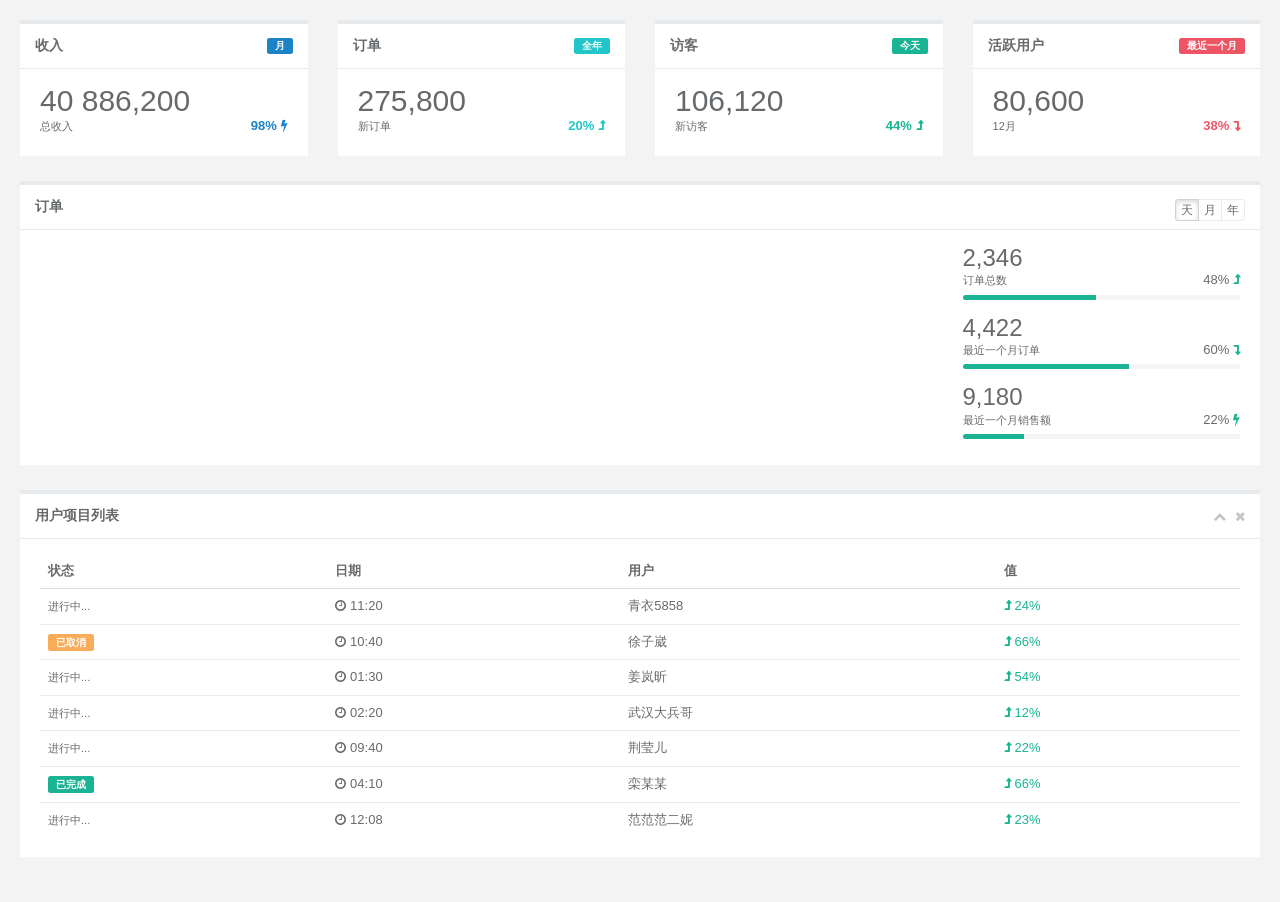
<file: ruoyi-admin/src/main/resources/templates/main_v1.html>
<!DOCTYPE html>
<html lang="zh" xmlns:th="http://www.thymeleaf.org">
<head>
    <meta charset="utf-8">
    <meta name="viewport" content="width=device-width, initial-scale=1.0">
    <title>统计</title>
    <link rel="shortcut icon" href="favicon.ico">
    <link href="../static/css/bootstrap.min.css" th:href="@{/css/bootstrap.min.css}" rel="stylesheet"/>
    <link href="../static/css/font-awesome.min.css" th:href="@{/css/font-awesome.min.css}" rel="stylesheet"/>
    <link href="../static/css/main/animate.min.css" th:href="@{/css/main/animate.min.css}" rel="stylesheet"/>
    <link href="../static/css/main/style.min862f.css" th:href="@{/css/main/style.min862f.css}" rel="stylesheet"/>
</head>

<body class="gray-bg">
    <div class="wrapper wrapper-content">

        <div class="row">
            <div class="col-sm-3">
                <div class="ibox float-e-margins">
                    <div class="ibox-title">
                        <span class="label label-success pull-right">月</span>
                        <h5>收入</h5>
                    </div>
                    <div class="ibox-content">
                        <h1 class="no-margins">40 886,200</h1>
                        <div class="stat-percent font-bold text-success">98% <i class="fa fa-bolt"></i>
                        </div>
                        <small>总收入</small>
                    </div>
                </div>
            </div>
            <div class="col-sm-3">
                <div class="ibox float-e-margins">
                    <div class="ibox-title">
                        <span class="label label-info pull-right">全年</span>
                        <h5>订单</h5>
                    </div>
                    <div class="ibox-content">
                        <h1 class="no-margins">275,800</h1>
                        <div class="stat-percent font-bold text-info">20% <i class="fa fa-level-up"></i>
                        </div>
                        <small>新订单</small>
                    </div>
                </div>
            </div>
            <div class="col-sm-3">
                <div class="ibox float-e-margins">
                    <div class="ibox-title">
                        <span class="label label-primary pull-right">今天</span>
                        <h5>访客</h5>
                    </div>
                    <div class="ibox-content">
                        <h1 class="no-margins">106,120</h1>
                        <div class="stat-percent font-bold text-navy">44% <i class="fa fa-level-up"></i>
                        </div>
                        <small>新访客</small>
                    </div>
                </div>
            </div>
            <div class="col-sm-3">
                <div class="ibox float-e-margins">
                    <div class="ibox-title">
                        <span class="label label-danger pull-right">最近一个月</span>
                        <h5>活跃用户</h5>
                    </div>
                    <div class="ibox-content">
                        <h1 class="no-margins">80,600</h1>
                        <div class="stat-percent font-bold text-danger">38% <i class="fa fa-level-down"></i>
                        </div>
                        <small>12月</small>
                    </div>
                </div>
            </div>
        </div>
        
        <div class="row">
            <div class="col-sm-12">
                <div class="ibox float-e-margins">
                    <div class="ibox-title">
                        <h5>订单</h5>
                        <div class="pull-right">
                            <div class="btn-group">
                                <button type="button" class="btn btn-xs btn-white active">天</button>
                                <button type="button" class="btn btn-xs btn-white">月</button>
                                <button type="button" class="btn btn-xs btn-white">年</button>
                            </div>
                        </div>
                    </div>
                    <div class="ibox-content">
                        <div class="row">
                            <div class="col-sm-9">
                                <div class="flot-chart">
                                    <div class="flot-chart-content" id="flot-dashboard-chart"></div>
                                </div>
                            </div>
                            <div class="col-sm-3">
                                <ul class="stat-list">
                                    <li>
                                        <h2 class="no-margins">2,346</h2>
                                        <small>订单总数</small>
                                        <div class="stat-percent">48% <i class="fa fa-level-up text-navy"></i>
                                        </div>
                                        <div class="progress progress-mini">
                                            <div style="width: 48%;" class="progress-bar"></div>
                                        </div>
                                    </li>
                                    <li>
                                        <h2 class="no-margins ">4,422</h2>
                                        <small>最近一个月订单</small>
                                        <div class="stat-percent">60% <i class="fa fa-level-down text-navy"></i>
                                        </div>
                                        <div class="progress progress-mini">
                                            <div style="width: 60%;" class="progress-bar"></div>
                                        </div>
                                    </li>
                                    <li>
                                        <h2 class="no-margins ">9,180</h2>
                                        <small>最近一个月销售额</small>
                                        <div class="stat-percent">22% <i class="fa fa-bolt text-navy"></i>
                                        </div>
                                        <div class="progress progress-mini">
                                            <div style="width: 22%;" class="progress-bar"></div>
                                        </div>
                                    </li>
                                 </ul>
                            </div>
                        </div>
                    </div>
                </div>
            </div>
        </div>
        
        <div class="row">
            <div class="col-sm-12">
                <div class="ibox float-e-margins">
                    <div class="ibox-title">
                        <h5>用户项目列表</h5>
                        <div class="ibox-tools">
                            <a class="collapse-link">
                                <i class="fa fa-chevron-up"></i>
                            </a>
                            <a class="close-link">
                                <i class="fa fa-times"></i>
                            </a>
                        </div>
                    </div>
                    <div class="ibox-content">
                        <table class="table table-hover no-margins">
                            <thead>
                                <tr>
                                    <th>状态</th>
                                    <th>日期</th>
                                    <th>用户</th>
                                    <th>值</th>
                                </tr>
                            </thead>
                            <tbody>
                                <tr>
                                    <td><small>进行中...</small>
                                    </td>
                                    <td><i class="fa fa-clock-o"></i> 11:20</td>
                                    <td>青衣5858</td>
                                    <td class="text-navy"> <i class="fa fa-level-up"></i> 24%</td>
                                </tr>
                                <tr>
                                    <td><span class="label label-warning">已取消</span>
                                    </td>
                                    <td><i class="fa fa-clock-o"></i> 10:40</td>
                                    <td>徐子崴</td>
                                    <td class="text-navy"> <i class="fa fa-level-up"></i> 66%</td>
                                </tr>
                                <tr>
                                    <td><small>进行中...</small>
                                    </td>
                                    <td><i class="fa fa-clock-o"></i> 01:30</td>
                                    <td>姜岚昕</td>
                                    <td class="text-navy"> <i class="fa fa-level-up"></i> 54%</td>
                                </tr>
                                <tr>
                                    <td><small>进行中...</small>
                                    </td>
                                    <td><i class="fa fa-clock-o"></i> 02:20</td>
                                    <td>武汉大兵哥</td>
                                    <td class="text-navy"> <i class="fa fa-level-up"></i> 12%</td>
                                </tr>
                                <tr>
                                    <td><small>进行中...</small>
                                    </td>
                                    <td><i class="fa fa-clock-o"></i> 09:40</td>
                                    <td>荆莹儿</td>
                                    <td class="text-navy"> <i class="fa fa-level-up"></i> 22%</td>
                                </tr>
                                <tr>
                                    <td><span class="label label-primary">已完成</span>
                                    </td>
                                    <td><i class="fa fa-clock-o"></i> 04:10</td>
                                    <td>栾某某</td>
                                    <td class="text-navy"> <i class="fa fa-level-up"></i> 66%</td>
                                </tr>
                                <tr>
                                    <td><small>进行中...</small>
                                    </td>
                                    <td><i class="fa fa-clock-o"></i> 12:08</td>
                                    <td>范范范二妮</td>
                                    <td class="text-navy"> <i class="fa fa-level-up"></i> 23%</td>
                                </tr>
                            </tbody>
                        </table>
                    </div>
                </div>
            </div>
         </div>
      </div>
    </div>
    <script th:src="@{/js/jquery.min.js}"></script>
    <script th:src="@{/js/bootstrap.min.js}"></script>
    <script th:src="@{/ajax/libs/flot/jquery.flot.js}"></script>
    
    <th:block th:include="include :: sparkline-js" />
    <script type="text/javascript">
	    $(document).ready(function () {
	        var data2 = [
	            [gd(2012, 1, 1), 7], [gd(2012, 1, 2), 6], [gd(2012, 1, 3), 4], [gd(2012, 1, 4), 8],
	            [gd(2012, 1, 5), 9], [gd(2012, 1, 6), 7], [gd(2012, 1, 7), 5], [gd(2012, 1, 8), 4],
	            [gd(2012, 1, 9), 7], [gd(2012, 1, 10), 8], [gd(2012, 1, 11), 9], [gd(2012, 1, 12), 6],
	            [gd(2012, 1, 13), 4], [gd(2012, 1, 14), 5], [gd(2012, 1, 15), 11], [gd(2012, 1, 16), 8],
	            [gd(2012, 1, 17), 8], [gd(2012, 1, 18), 11], [gd(2012, 1, 19), 11], [gd(2012, 1, 20), 6],
	            [gd(2012, 1, 21), 6], [gd(2012, 1, 22), 8], [gd(2012, 1, 23), 11], [gd(2012, 1, 24), 13],
	            [gd(2012, 1, 25), 7], [gd(2012, 1, 26), 9], [gd(2012, 1, 27), 9], [gd(2012, 1, 28), 8],
	            [gd(2012, 1, 29), 5], [gd(2012, 1, 30), 8], [gd(2012, 1, 31), 25]
	        ];
	
	        var data3 = [
	            [gd(2012, 1, 1), 800], [gd(2012, 1, 2), 500], [gd(2012, 1, 3), 600], [gd(2012, 1, 4), 700],
	            [gd(2012, 1, 5), 500], [gd(2012, 1, 6), 456], [gd(2012, 1, 7), 800], [gd(2012, 1, 8), 589],
	            [gd(2012, 1, 9), 467], [gd(2012, 1, 10), 876], [gd(2012, 1, 11), 689], [gd(2012, 1, 12), 700],
	            [gd(2012, 1, 13), 500], [gd(2012, 1, 14), 600], [gd(2012, 1, 15), 700], [gd(2012, 1, 16), 786],
	            [gd(2012, 1, 17), 345], [gd(2012, 1, 18), 888], [gd(2012, 1, 19), 888], [gd(2012, 1, 20), 888],
	            [gd(2012, 1, 21), 987], [gd(2012, 1, 22), 444], [gd(2012, 1, 23), 999], [gd(2012, 1, 24), 567],
	            [gd(2012, 1, 25), 786], [gd(2012, 1, 26), 666], [gd(2012, 1, 27), 888], [gd(2012, 1, 28), 900],
	            [gd(2012, 1, 29), 178], [gd(2012, 1, 30), 555], [gd(2012, 1, 31), 993]
	        ];
	
	
	        var dataset = [
	            {
	                label: "订单数",
	                data: data3,
	                color: "#1ab394",
	                bars: {
	                    show: true,
	                    align: "center",
	                    barWidth: 24 * 60 * 60 * 600,
	                    lineWidth: 0
	                }
	
	            }, {
	                label: "付款数",
	                data: data2,
	                yaxis: 2,
	                color: "#464f88",
	                lines: {
	                    lineWidth: 1,
	                    show: true,
	                    fill: true,
	                    fillColor: {
	                        colors: [{
	                            opacity: 0.2
	                        }, {
	                            opacity: 0.2
	                        }]
	                    }
	                },
	                splines: {
	                    show: false,
	                    tension: 0.6,
	                    lineWidth: 1,
	                    fill: 0.1
	                },
	            }
	        ];
	
	
	        var options = {
	            xaxis: {
	                mode: "time",
	                tickSize: [3, "day"],
	                tickLength: 0,
	                axisLabel: "Date",
	                axisLabelUseCanvas: true,
	                axisLabelFontSizePixels: 12,
	                axisLabelFontFamily: 'Arial',
	                axisLabelPadding: 10,
	                color: "#838383"
	            },
	            yaxes: [{
	                    position: "left",
	                    max: 1070,
	                    color: "#838383",
	                    axisLabelUseCanvas: true,
	                    axisLabelFontSizePixels: 12,
	                    axisLabelFontFamily: 'Arial',
	                    axisLabelPadding: 3
	            }, {
	                    position: "right",
	                    clolor: "#838383",
	                    axisLabelUseCanvas: true,
	                    axisLabelFontSizePixels: 12,
	                    axisLabelFontFamily: ' Arial',
	                    axisLabelPadding: 67
	            }
	            ],
	            legend: {
	                noColumns: 1,
	                labelBoxBorderColor: "#000000",
	                position: "nw"
	            },
	            grid: {
	                hoverable: false,
	                borderWidth: 0,
	                color: '#838383'
	            }
	        };
	
	        function gd(year, month, day) {
	            return new Date(year, month - 1, day).getTime();
	        }
	
	        var previousPoint = null,
	            previousLabel = null;
	
	        $.plot($("#flot-dashboard-chart"), dataset, options);
	    });
    </script>
</body>
</html>
</file>
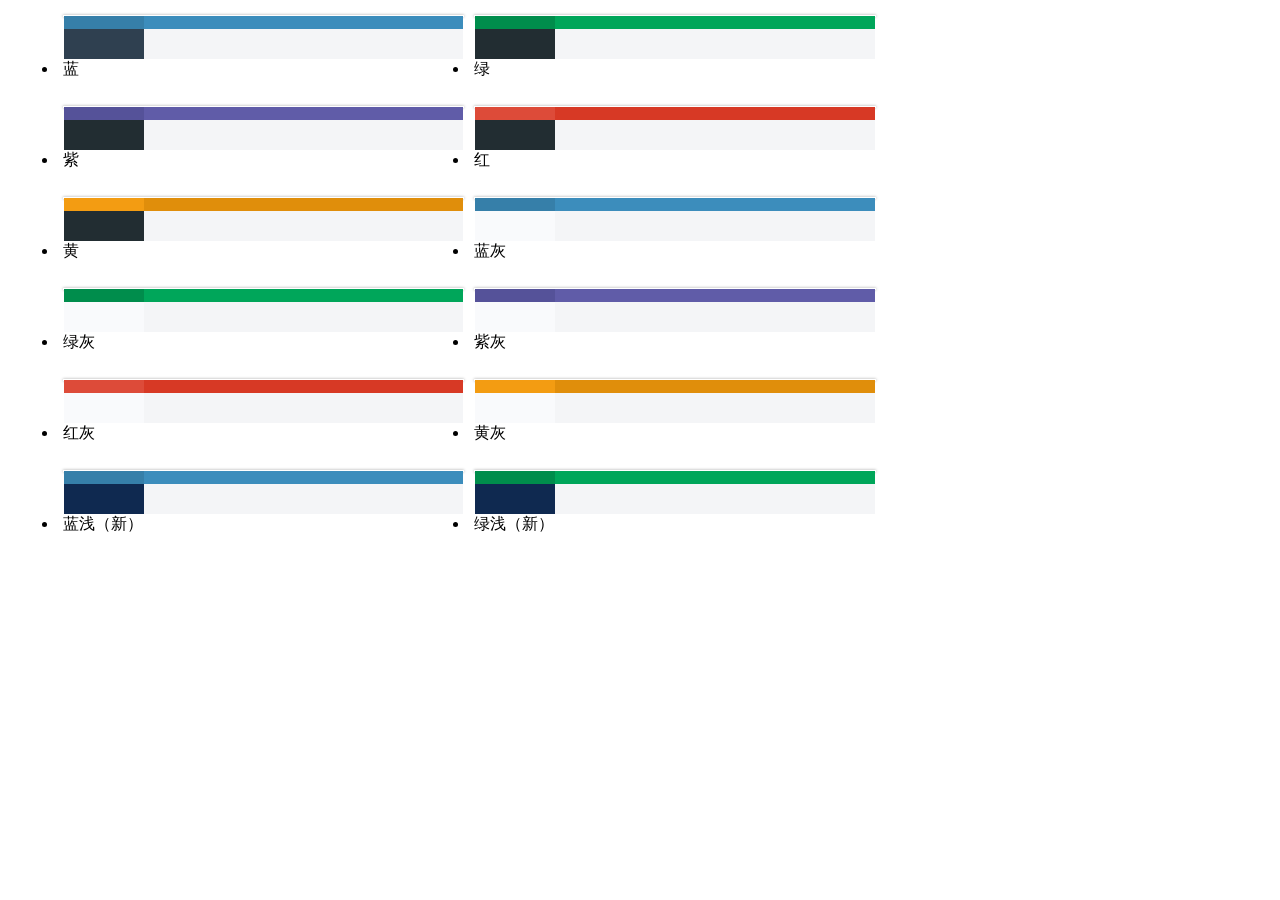
<file: ruoyi-admin/src/main/resources/templates/skin.html>
<!DOCTYPE html>
<html  lang="zh" xmlns:th="http://www.thymeleaf.org">
<head>
    <meta charset="utf-8">
    <meta name="viewport" content="width=device-width, initial-scale=1.0">
    <meta name="renderer" content="webkit">
    <title>主题选择</title>
    <!--[if lt IE 9]>
    <meta http-equiv="refresh" content="0;ie.html"/>
    <![endif]-->
    <link rel="shortcut icon" href="../static/favicon.ico" th:href="@{favicon.ico}"/>
    <link th:href="@{/css/bootstrap.min.css}" rel="stylesheet"/>
    <link th:href="@{/css/style.css}" rel="stylesheet"/>
    <style type="text/css">
		.list-unstyled{margin:10px;}
		.full-opacity-hover{opacity:1;filter:alpha(opacity=1);border:1px solid #fff}
		.full-opacity-hover:hover{border:1px solid #f00;}
	</style>
</head>
<body class="gray-bg">
<ul class="list-unstyled clearfix">
	<li style="float:left; width: 33.33333%; padding: 5px;">
		<a href="javascript:" data-skin="skin-blue|theme-dark" style="display: block; box-shadow: 0 0 3px rgba(0,0,0,0.4)" class="clearfix full-opacity-hover">
			<span style="width: 20%; float: left; height: 13px; background: #367fa9"></span>
			<span style="width: 80%; float: left; height: 13px; background: #3c8dbc"></span>
			<span style="width: 20%; float: left; height: 30px; background: #2f4050"></span>
			<span style="width: 80%; float: left; height: 30px; background: #f4f5f7"></span>
		</a>
		<p class="text-center">蓝</p>
	</li>
	
	<li style="float:left; width: 33.33333%; padding: 5px;">
		<a href="javascript:" data-skin="skin-green|theme-dark" style="display: block; box-shadow: 0 0 3px rgba(0,0,0,0.4)" class="clearfix full-opacity-hover">
			<span style="width: 20%; float: left; height: 13px; background: #008d4c"></span>
			<span style="width: 80%; float: left; height: 13px; background: #00a65a"></span>
			<span style="width: 20%; float: left; height: 30px; background: #222d32"></span>
			<span style="width: 80%; float: left; height: 30px; background: #f4f5f7"></span>
		</a>
		<p class="text-center">绿</p>
	</li>
	
	<li style="float:left; width: 33.33333%; padding: 5px;">
		<a href="javascript:" data-skin="skin-purple|theme-dark" style="display: block; box-shadow: 0 0 3px rgba(0,0,0,0.4)" class="clearfix full-opacity-hover">
			<span style="width: 20%; float: left; height: 13px; background: #555299"></span>
			<span style="width: 80%; float: left; height: 13px; background: #605ca8"></span>
			<span style="width: 20%; float: left; height: 30px; background: #222d32"></span>
			<span style="width: 80%; float: left; height: 30px; background: #f4f5f7"></span>
		</a>
		<p class="text-center">紫</p>
	</li>
	
	<li style="float:left; width: 33.33333%; padding: 5px;">
		<a href="javascript:" data-skin="skin-red|theme-dark" style="display: block; box-shadow: 0 0 3px rgba(0,0,0,0.4)" class="clearfix full-opacity-hover">
			<span style="width: 20%; float: left; height: 13px; background: #dd4b39"></span>
			<span style="width: 80%; float: left; height: 13px; background: #d73925"></span>
			<span style="width: 20%; float: left; height: 30px; background: #222d32"></span>
			<span style="width: 80%; float: left; height: 30px; background: #f4f5f7"></span>
		</a>
		<p class="text-center">红</p>
	</li>
	
	<li style="float:left; width: 33.33333%; padding: 5px;">
		<a href="javascript:" data-skin="skin-yellow|theme-dark" style="display: block; box-shadow: 0 0 3px rgba(0,0,0,0.4)" class="clearfix full-opacity-hover">
			<span style="width: 20%; float: left; height: 13px; background: #f39c12"></span>
			<span style="width: 80%; float: left; height: 13px; background: #e08e0b"></span>
			<span style="width: 20%; float: left; height: 30px; background: #222d32"></span>
			<span style="width: 80%; float: left; height: 30px; background: #f4f5f7"></span>
		</a>
		<p class="text-center">黄</p>
	</li>
	
	<li style="float:left; width: 33.33333%; padding: 5px;">
		<a href="javascript:" data-skin="skin-blue|theme-light" style="display: block; box-shadow: 0 0 3px rgba(0,0,0,0.4)" class="clearfix full-opacity-hover">
			<span style="width: 20%; float: left; height: 13px; background: #367fa9"></span>
			<span style="width: 80%; float: left; height: 13px; background: #3c8dbc"></span>
			<span style="width: 20%; float: left; height: 30px; background: #f9fafc"></span>
			<span style="width: 80%; float: left; height: 30px; background: #f4f5f7"></span>
		</a>
		<p class="text-center">蓝灰</p>
	</li>
	
	<li style="float:left; width: 33.33333%; padding: 5px;">
		<a href="javascript:" data-skin="skin-green|theme-light" style="display: block; box-shadow: 0 0 3px rgba(0,0,0,0.4)" class="clearfix full-opacity-hover">
			<span style="width: 20%; float: left; height: 13px; background: #008d4c"></span>
			<span style="width: 80%; float: left; height: 13px; background: #00a65a"></span>
			<span style="width: 20%; float: left; height: 30px; background: #f9fafc"></span>
			<span style="width: 80%; float: left; height: 30px; background: #f4f5f7"></span>
		</a>
		<p class="text-center">绿灰</p>
	</li>
	
	<li style="float:left; width: 33.33333%; padding: 5px;">
		<a href="javascript:" data-skin="skin-purple|theme-light" style="display: block; box-shadow: 0 0 3px rgba(0,0,0,0.4)" class="clearfix full-opacity-hover">
			<span style="width: 20%; float: left; height: 13px; background: #555299"></span>
			<span style="width: 80%; float: left; height: 13px; background: #605ca8"></span>
			<span style="width: 20%; float: left; height: 30px; background: #f9fafc"></span>
			<span style="width: 80%; float: left; height: 30px; background: #f4f5f7"></span>
		</a>
		<p class="text-center">紫灰</p>
	</li>
	
	<li style="float:left; width: 33.33333%; padding: 5px;">
		<a href="javascript:" data-skin="skin-red|theme-light" style="display: block; box-shadow: 0 0 3px rgba(0,0,0,0.4)" class="clearfix full-opacity-hover">
			<span style="width: 20%; float: left; height: 13px; background: #dd4b39"></span>
			<span style="width: 80%; float: left; height: 13px; background: #d73925"></span>
			<span style="width: 20%; float: left; height: 30px; background: #f9fafc"></span>
			<span style="width: 80%; float: left; height: 30px; background: #f4f5f7"></span>
		</a>
		<p class="text-center">红灰</p>
	</li>
	
	<li style="float:left; width: 33.33333%; padding: 5px;">
		<a href="javascript:" data-skin="skin-yellow|theme-light" style="display: block; box-shadow: 0 0 3px rgba(0,0,0,0.4)" class="clearfix full-opacity-hover">
			<span style="width: 20%; float: left; height: 13px; background: #f39c12"></span>
			<span style="width: 80%; float: left; height: 13px; background: #e08e0b"></span>
			<span style="width: 20%; float: left; height: 30px; background: #f9fafc"></span>
			<span style="width: 80%; float: left; height: 30px; background: #f4f5f7"></span>
		</a>
		<p class="text-center">黄灰</p>
	</li>
	
	<li style="float:left; width: 33.33333%; padding: 5px;">
		<a href="javascript:" data-skin="skin-blue|theme-blue" style="display: block; box-shadow: 0 0 3px rgba(0,0,0,0.4)" class="clearfix full-opacity-hover">
			<span style="width: 20%; float: left; height: 13px; background: #367fa9"></span>
			<span style="width: 80%; float: left; height: 13px; background: #3c8dbc"></span>
			<span style="width: 20%; float: left; height: 30px; background: rgba(15,41,80,1)"></span>
			<span style="width: 80%; float: left; height: 30px; background: #f4f5f7"></span>
		</a>
		<p class="text-center">蓝浅（新）</p>
	</li>
	<li style="float:left; width: 33.33333%; padding: 5px;">
		<a href="javascript:" data-skin="skin-green|theme-blue" style="display: block; box-shadow: 0 0 3px rgba(0,0,0,0.4)" class="clearfix full-opacity-hover">
			<span style="width: 20%; float: left; height: 13px; background: #008d4c"></span>
			<span style="width: 80%; float: left; height: 13px; background: #00a65a"></span>
			<span style="width: 20%; float: left; height: 30px; background: rgba(15,41,80,1)"></span>
			<span style="width: 80%; float: left; height: 30px; background: #f4f5f7"></span>
		</a>
		<p class="text-center">绿浅（新）</p>
	</li>
</ul>
</body>
<script th:src="@{/js/jquery.min.js}"></script>
<script th:src="@{/ruoyi/js/common.js?v=4.1.0}"></script>
<script type="text/javascript">
//皮肤样式列表
var skins = ["skin-blue", "skin-green", "skin-purple", "skin-red", "skin-yellow"];

// 主题样式列表
var themes = ["theme-dark", "theme-light", "theme-blue"];

$("[data-skin]").on('click',
function(e) {
    var skin = $(this).data('skin');
    $.each(skins, function(i) {
        parent.$("body").removeClass(skins[i]);
    });
    $.each(themes, function(i) {
        parent.$("body").removeClass(themes[i]);
    });
    parent.$("body").addClass(skin.split('|')[0]);
    parent.$("body").addClass(skin.split('|')[1]);
    storage.set('skin', skin);
});
</script>
</html>
</file>
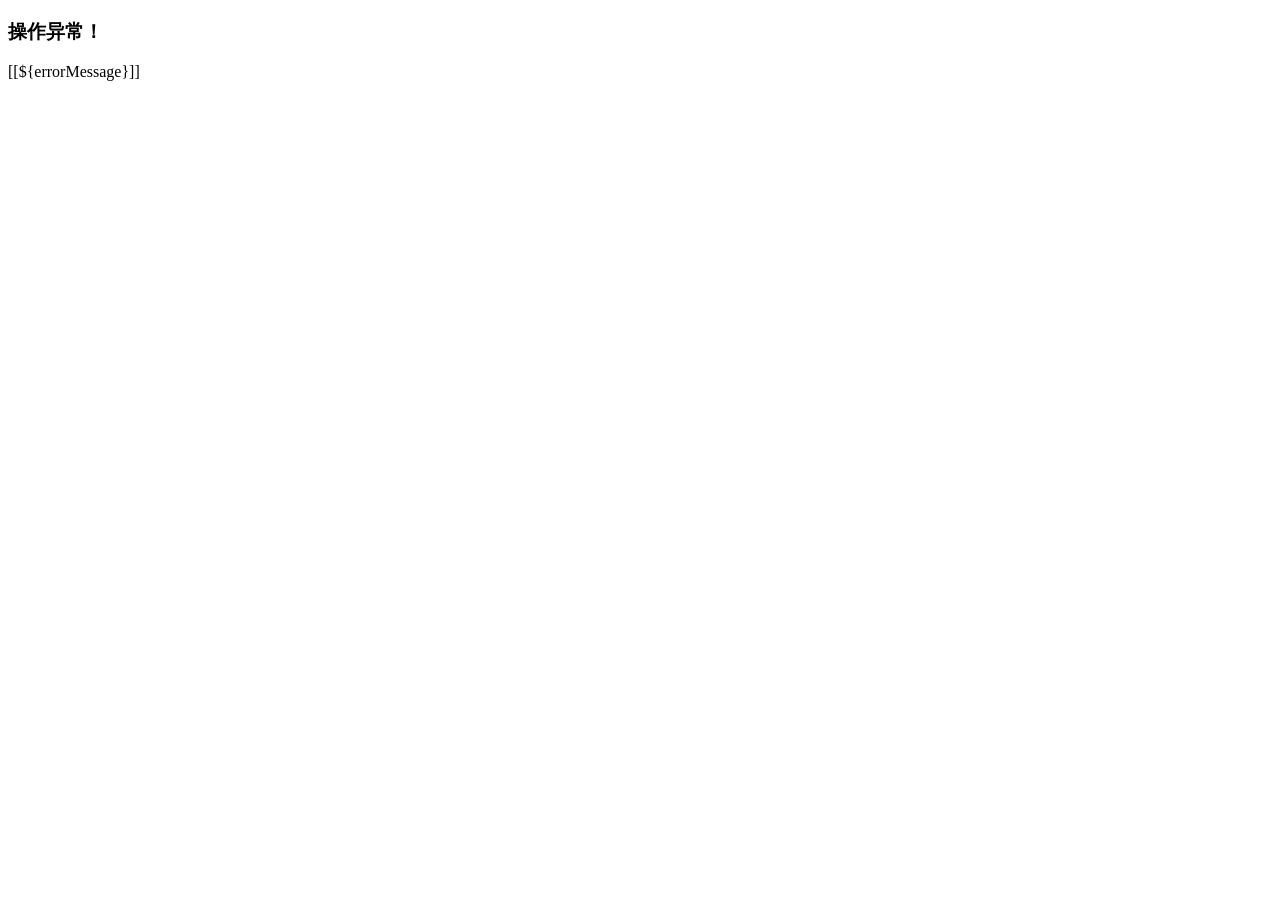
<file: ruoyi-admin/src/main/resources/templates/error/business.html>
<!DOCTYPE html>
<html lang="zh">
<head>
    <meta charset="utf-8">
    <meta name="viewport" content="width=device-width, initial-scale=1.0">
    <title>RuoYi - 403</title>
	<link th:href="@{/css/bootstrap.min.css}" rel="stylesheet"/>
    <link th:href="@{/css/animate.css}" rel="stylesheet"/>
    <link th:href="@{/css/style.css}" rel="stylesheet"/>
</head>
<body class="gray-bg">
    <div class="middle-box text-center animated fadeInDown">
        <h3 class="font-bold">操作异常！</h3>

        <div class="error-desc">
            [[${errorMessage}]]
        </div>
    </div>
</body>
</html>
</file>
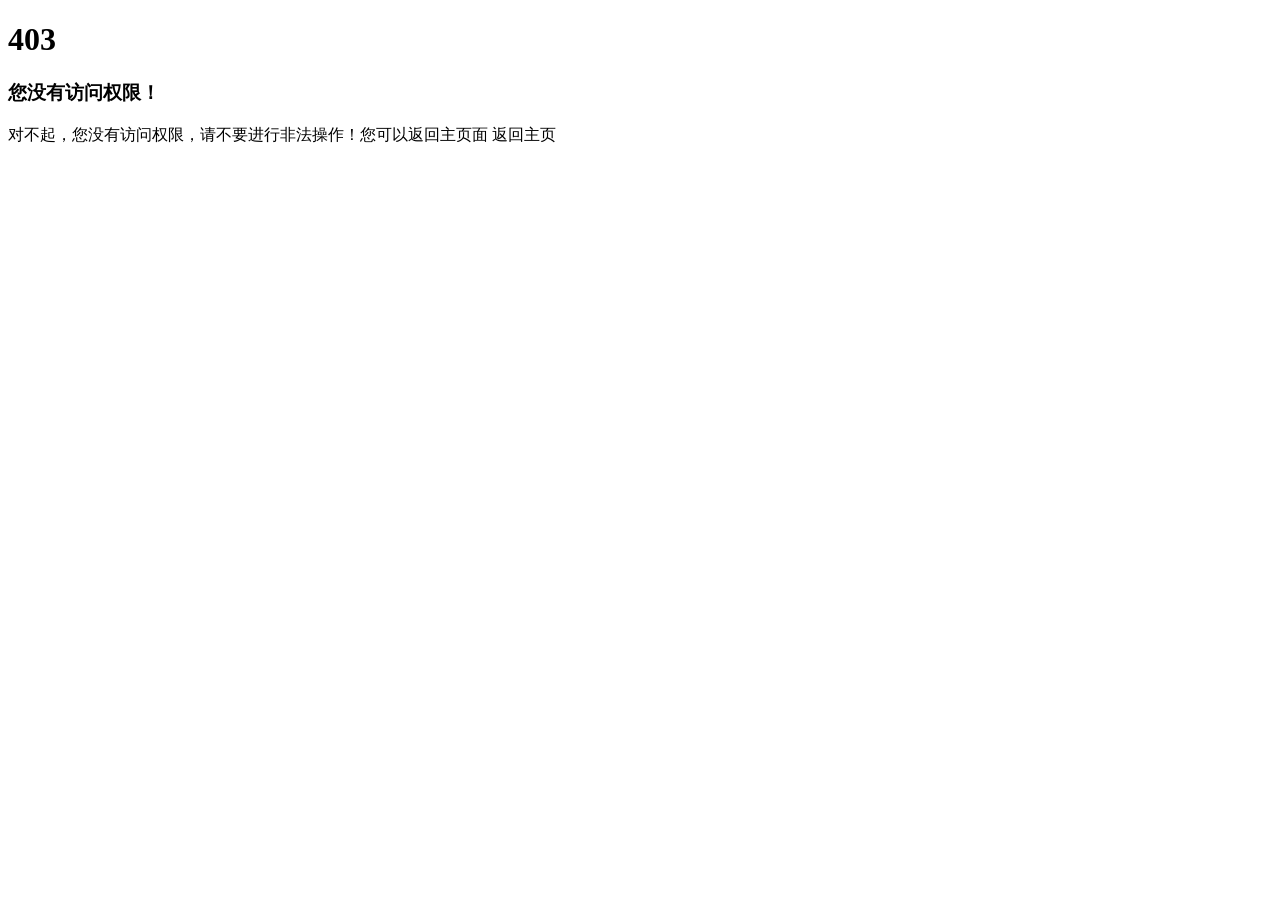
<file: ruoyi-admin/src/main/resources/templates/error/unauth.html>
<!DOCTYPE html>
<html lang="zh">
<head>
    <meta charset="utf-8">
    <meta name="viewport" content="width=device-width, initial-scale=1.0">
    <title>RuoYi - 403</title>
	<link th:href="@{/css/bootstrap.min.css}" rel="stylesheet"/>
    <link th:href="@{/css/animate.css}" rel="stylesheet"/>
    <link th:href="@{/css/style.css}" rel="stylesheet"/>
</head>
<body class="gray-bg">
    <div class="middle-box text-center animated fadeInDown">
        <h1>403</h1>
        <h3 class="font-bold">您没有访问权限！</h3>

        <div class="error-desc">
                                对不起，您没有访问权限，请不要进行非法操作！您可以返回主页面
            <a th:href="javascript:index()" class="btn btn-outline btn-primary btn-xs">返回主页</a>
        </div>
    </div>
    <script th:inline="javascript">
      var ctx = [[@{/}]];
      function index() {
          window.parent.frames.location.href = ctx + "index";
      }
    </script>
</body>
</html>
</file>
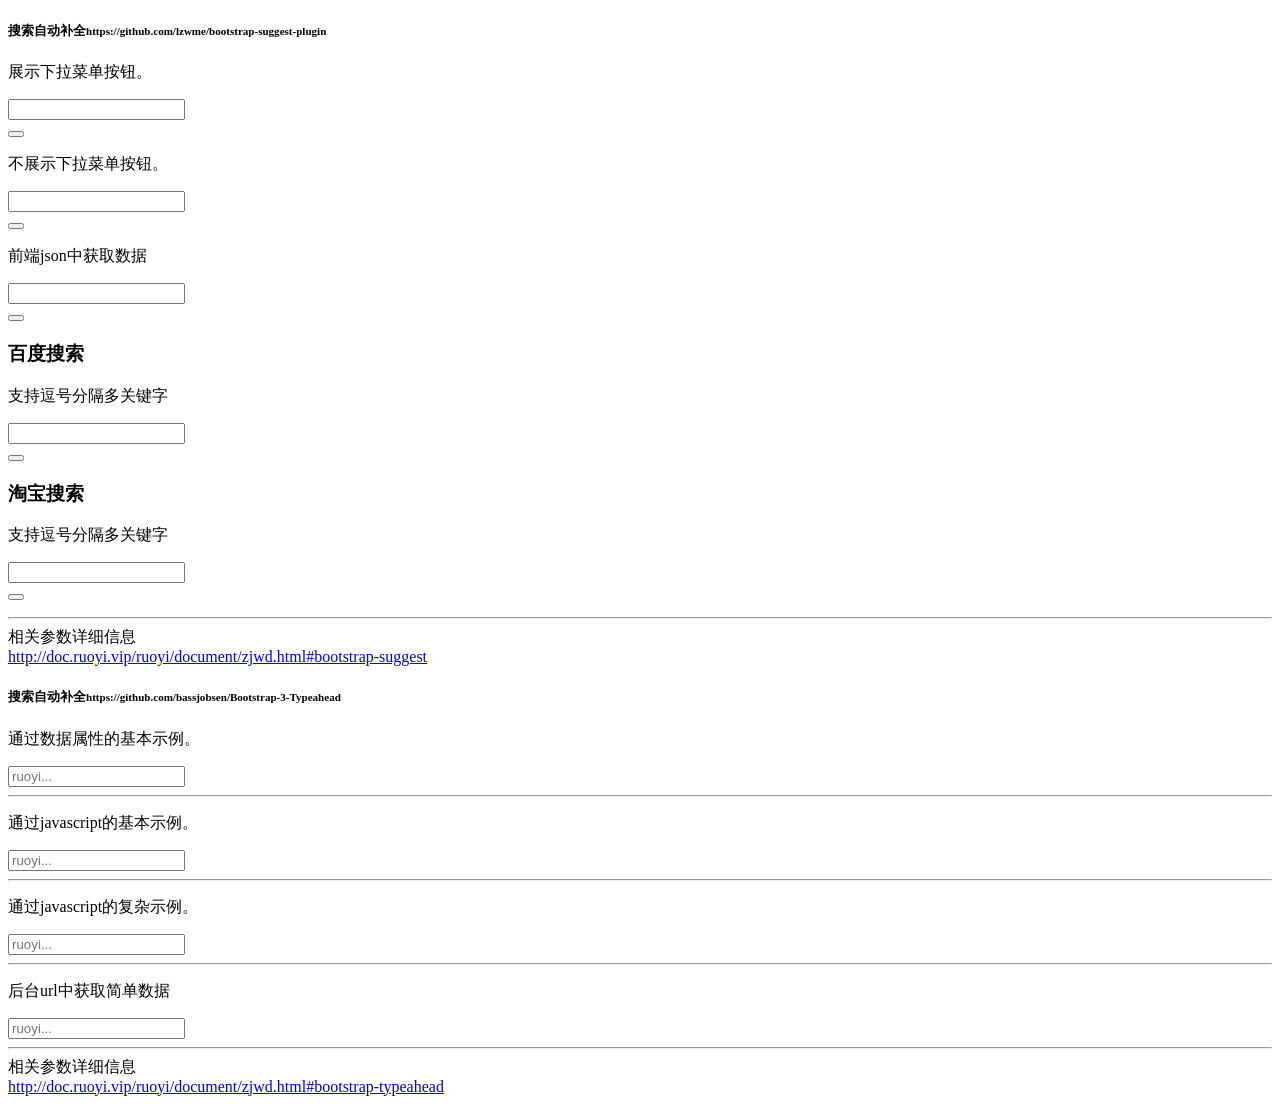
<file: ruoyi-admin/src/main/resources/templates/demo/form/autocomplete.html>
<!DOCTYPE html>
<html lang="zh">
<head>
	<th:block th:include="include :: header('搜索自动补全')" />
</head>
<body class="gray-bg">
      <div class="wrapper wrapper-content animated fadeInRight">
        <div class="row">
            <div class="col-sm-6">
                <div class="ibox float-e-margins">
                    <div class="ibox-title">
                        <h5>搜索自动补全<small>https://github.com/lzwme/bootstrap-suggest-plugin</small></h5>
                    </div>  
                    <div class="ibox-content">
                        <p>展示下拉菜单按钮。</p>
                        <div class="row">
                            <div class="col-lg-6">
                                <div class="input-group">
                                    <input type="text" class="form-control" id="suggest-demo-1">
                                    <div class="input-group-btn">
                                        <button type="button" class="btn btn-white dropdown-toggle" data-toggle="dropdown">
                                            <span class="caret"></span>
                                        </button>
                                        <ul class="dropdown-menu dropdown-menu-right" role="menu">
                                        </ul>
                                    </div>
                                </div>
                            </div>
                        </div>
                        
                        <p>不展示下拉菜单按钮。</p>
                        <div class="row">
                            <div class="col-lg-6">
                                <div class="input-group">
                                    <input type="text" class="form-control" id="suggest-demo-2">
                                    <div class="input-group-btn">
                                        <button type="button" class="btn btn-white dropdown-toggle" data-toggle="dropdown">
                                            <span class="caret"></span>
                                        </button>
                                        <ul class="dropdown-menu dropdown-menu-right" role="menu">
                                        </ul>
                                    </div>
                                </div>
                            </div>
                        </div>
                        
                        <p>前端json中获取数据</p>
                        <div class="row">
                            <div class="col-lg-6">
                                <div class="input-group">
                                    <input type="text" class="form-control" id="suggest-demo-3">
                                    <div class="input-group-btn">
                                        <button type="button" class="btn btn-white dropdown-toggle" data-toggle="dropdown">
                                            <span class="caret"></span>
                                        </button>
                                        <ul class="dropdown-menu dropdown-menu-right" role="menu">
                                        </ul>
                                    </div>
                                    <!-- /btn-group -->
                                </div>
                            </div>
                        </div>
                        
                        <h3>百度搜索</h3>
                        <p>支持逗号分隔多关键字</p>
                        <div class="row">
                            <div class="col-lg-6">
                                <div class="input-group" style="width: 300px;">
                                    <input type="text" class="form-control" id="baidu">
                                    <div class="input-group-btn">
                                        <button type="button" class="btn btn-white dropdown-toggle" data-toggle="dropdown">
                                            <span class="caret"></span>
                                        </button>
                                        <ul class="dropdown-menu dropdown-menu-right" role="menu">
                                        </ul>
                                    </div>
                                    <!-- /btn-group -->
                                </div>
                            </div>
                        </div>
                        
                        <h3>淘宝搜索</h3>
                        <p>支持逗号分隔多关键字</p>
                        <div class="row">
                            <div class="col-lg-6">
                                <div class="input-group" style="width: 400px;">
                                    <input type="text" class="form-control" id="taobao">
                                    <div class="input-group-btn">
                                        <button type="button" class="btn btn-white dropdown-toggle" data-toggle="dropdown">
                                            <span class="caret"></span>
                                        </button>
                                        <ul class="dropdown-menu dropdown-menu-right" role="menu">
                                        </ul>
                                    </div>
                                    <!-- /btn-group -->
                                </div>
                            </div>
                        </div>
                        <hr>
                        <div class="form-group">
                            <label class="font-noraml">相关参数详细信息</label>
                            <div><a href="http://doc.ruoyi.vip/ruoyi/document/zjwd.html#bootstrap-suggest" target="_blank">http://doc.ruoyi.vip/ruoyi/document/zjwd.html#bootstrap-suggest</a></div>
                        </div>
                    </div>
                </div>
            </div>
            
            <div class="col-sm-6">
                <div class="ibox float-e-margins">
                    <div class="ibox-title">
                        <h5>搜索自动补全<small>https://github.com/bassjobsen/Bootstrap-3-Typeahead</small></h5>
                    </div>  
                    <div class="ibox-content">
                        <p>通过数据属性的基本示例。</p>
                        <div class="row">
                            <div class="col-lg-6">
                           	    <input type="text" placeholder="ruoyi..." data-provide="typeahead" data-source='["ruoyi 1","ruoyi 2","ruoyi 3"]' class="form-control" />
                            </div>
                        </div>
                        <hr>
                        
                        <p>通过javascript的基本示例。</p>
                        <div class="row">
                            <div class="col-lg-6">
                                <input type="text" placeholder="ruoyi..." class="form-control" id="typeahead-demo-1"/>
                            </div>
                        </div>
                        
                        <hr>
                        <p>通过javascript的复杂示例。</p>
                        <div class="row">
                            <div class="col-lg-6">
                                <input type="text" placeholder="ruoyi..." class="form-control" id="typeahead-demo-2"/>
                            </div>
                        </div>
                        
                        <hr>
                        <p>后台url中获取简单数据</p>
                        <div class="row">
                            <div class="col-lg-6">
                                <input type="text" placeholder="ruoyi..." class="form-control" id="typeahead-demo-3"/>
                            </div>
                        </div>
                        
                        <hr>
                        <div class="form-group">
                            <label class="font-noraml">相关参数详细信息</label>
                            <div><a href="http://doc.ruoyi.vip/ruoyi/document/zjwd.html#bootstrap-typeahead" target="_blank">http://doc.ruoyi.vip/ruoyi/document/zjwd.html#bootstrap-typeahead</a></div>
                        </div>
                    </div>
                </div>
            </div>
        </div>
    </div>
    <th:block th:include="include :: footer" />
    <th:block th:include="include :: bootstrap-suggest-js" />
    <th:block th:include="include :: bootstrap-typeahead-js" />
    <script type="text/javascript">
        
	    var testBsSuggest = $("#suggest-demo-1").bsSuggest({
	        url: ctx + "demo/form/userModel",
	        idField: "userId",
	        keyField: "userName"
	    }).on('onDataRequestSuccess', function (e, result) {
	        console.log('onDataRequestSuccess: ', result);
	    }).on('onSetSelectValue', function (e, keyword) {
	        console.log('onSetSelectValue: ', keyword);
	    }).on('onUnsetSelectValue', function (e) {
	        console.log("onUnsetSelectValue");
	    });
	    
	    var testBsSuggest = $("#suggest-demo-2").bsSuggest({
	        url: ctx + "demo/form/userModel",
	        showBtn: false,
	        idField: "userId",
	        keyField: "userName"
	    }).on('onDataRequestSuccess', function (e, result) {
	        console.log('onDataRequestSuccess: ', result);
	    }).on('onSetSelectValue', function (e, keyword) {
	        console.log('onSetSelectValue: ', keyword);
	    }).on('onUnsetSelectValue', function (e) {
	        console.log("onUnsetSelectValue");
	    });
	
	    //data 数据中获取
	    var testdataBsSuggest = $("#suggest-demo-3").bsSuggest({
	        indexId: 1,
	        indexKey: 2,
	        data: {
	            'value': [
	                {
	                    'userId': '1',
	                    'userCode': '1000001',
	                    'userName': '测试1',
	                    'userPhone': '15888888888'
	                },
	                {
	                    'userId': '2',
	                    'userCode': '1000002',
	                    'userName': '测试2',
	                    'userPhone': '15888888888'
	                },
	                {
	                    'userId': '3',
	                    'userCode': '1000003',
	                    'userName': '测试3',
	                    'userPhone': '15888888888'
	                },
	                {
	                    'userId': '4',
	                    'userCode': '1000004',
	                    'userName': '测试4',
	                    'userPhone': '15888888888'
	                },
	                {
	                    'userId': '5',
	                    'userCode': '1000005',
	                    'userName': '测试5',
	                    'userPhone': '15888888888'
	                }
				],
	            'defaults': 'http://ruoyi.vip'
	        }
	    });
	    
	    //百度搜索测试
	    var baiduBsSuggest = $("#baidu").bsSuggest({
	        allowNoKeyword: false, //是否允许无关键字时请求数据
	        multiWord: true, //以分隔符号分割的多关键字支持
	        separator: ",", //多关键字支持时的分隔符，默认为空格
	        getDataMethod: "url", //获取数据的方式，总是从 URL 获取
	        url: 'http://unionsug.baidu.com/su?p=3&t=' + (new Date()).getTime() + '&wd=',
	        /*优先从url ajax 请求 json 帮助数据，注意最后一个参数为关键字请求参数*/
	        jsonp: 'cb',
	        /*如果从 url 获取数据，并且需要跨域，则该参数必须设置*/
	        processData: function (json) { // url 获取数据时，对数据的处理，作为 getData 的回调函数
	            var i, len, data = {
	                value: []
	            };
	            if (!json || !json.s || json.s.length === 0) {
	                return false;
	            }
	
	            console.log(json);
	            len = json.s.length;
	
	            jsonStr = "{'value':[";
	            for (i = 0; i < len; i++) {
	                data.value.push({
	                    word: json.s[i]
	                });
	            }
	            data.defaults = 'baidu';
	
	            //字符串转化为 js 对象
	            return data;
	        }
	    });
	    
	    //淘宝搜索建议测试
	    var taobaoBsSuggest = $("#taobao").bsSuggest({
	        indexId: 2, //data.value 的第几个数据，作为input输入框的内容
	        indexKey: 1, //data.value 的第几个数据，作为input输入框的内容
	        allowNoKeyword: false, //是否允许无关键字时请求数据
	        multiWord: true, //以分隔符号分割的多关键字支持
	        separator: ",", //多关键字支持时的分隔符，默认为空格
	        getDataMethod: "url", //获取数据的方式，总是从 URL 获取
	        effectiveFieldsAlias: {
	            Id: "序号",
	            Keyword: "关键字",
	            Count: "数量"
	        },
	        showHeader: true,
	        url: 'http://suggest.taobao.com/sug?code=utf-8&extras=1&q=',
	        /*优先从url ajax 请求 json 帮助数据，注意最后一个参数为关键字请求参数*/
	        jsonp: 'callback',
	        /*如果从 url 获取数据，并且需要跨域，则该参数必须设置*/
	        processData: function (json) { // url 获取数据时，对数据的处理，作为 getData 的回调函数
	            var i, len, data = {
	                value: []
	            };
	
	            if (!json || !json.result || json.result.length == 0) {
	                return false;
	            }
	
	            console.log(json);
	            len = json.result.length;
	
	            for (i = 0; i < len; i++) {
	                data.value.push({
	                    "Id": (i + 1),
	                    "Keyword": json.result[i][0],
	                    "Count": json.result[i][1]
	                });
	            }
	            console.log(data);
	            return data;
	        }
	    });
	    
	    $('#typeahead-demo-1').typeahead({
            source: ["ruoyi 1","ruoyi 2","ruoyi 3"]
        });
	    
	    $('#typeahead-demo-2').typeahead({
            source: [
                {"name": "Afghanistan", "code": "AF", "ccn0": "040"},
                {"name": "Land Islands", "code": "AX", "ccn0": "050"},
                {"name": "Albania", "code": "AL","ccn0": "060"},
                {"name": "Algeria", "code": "DZ","ccn0": "070"}
            ]
        });
	    
	    $.get(ctx + "demo/form/collection", function(data){
	    	$("#typeahead-demo-3").typeahead({
		        source: data.value
		    });
        },'json');
    </script>
</body>
</html>
</file>
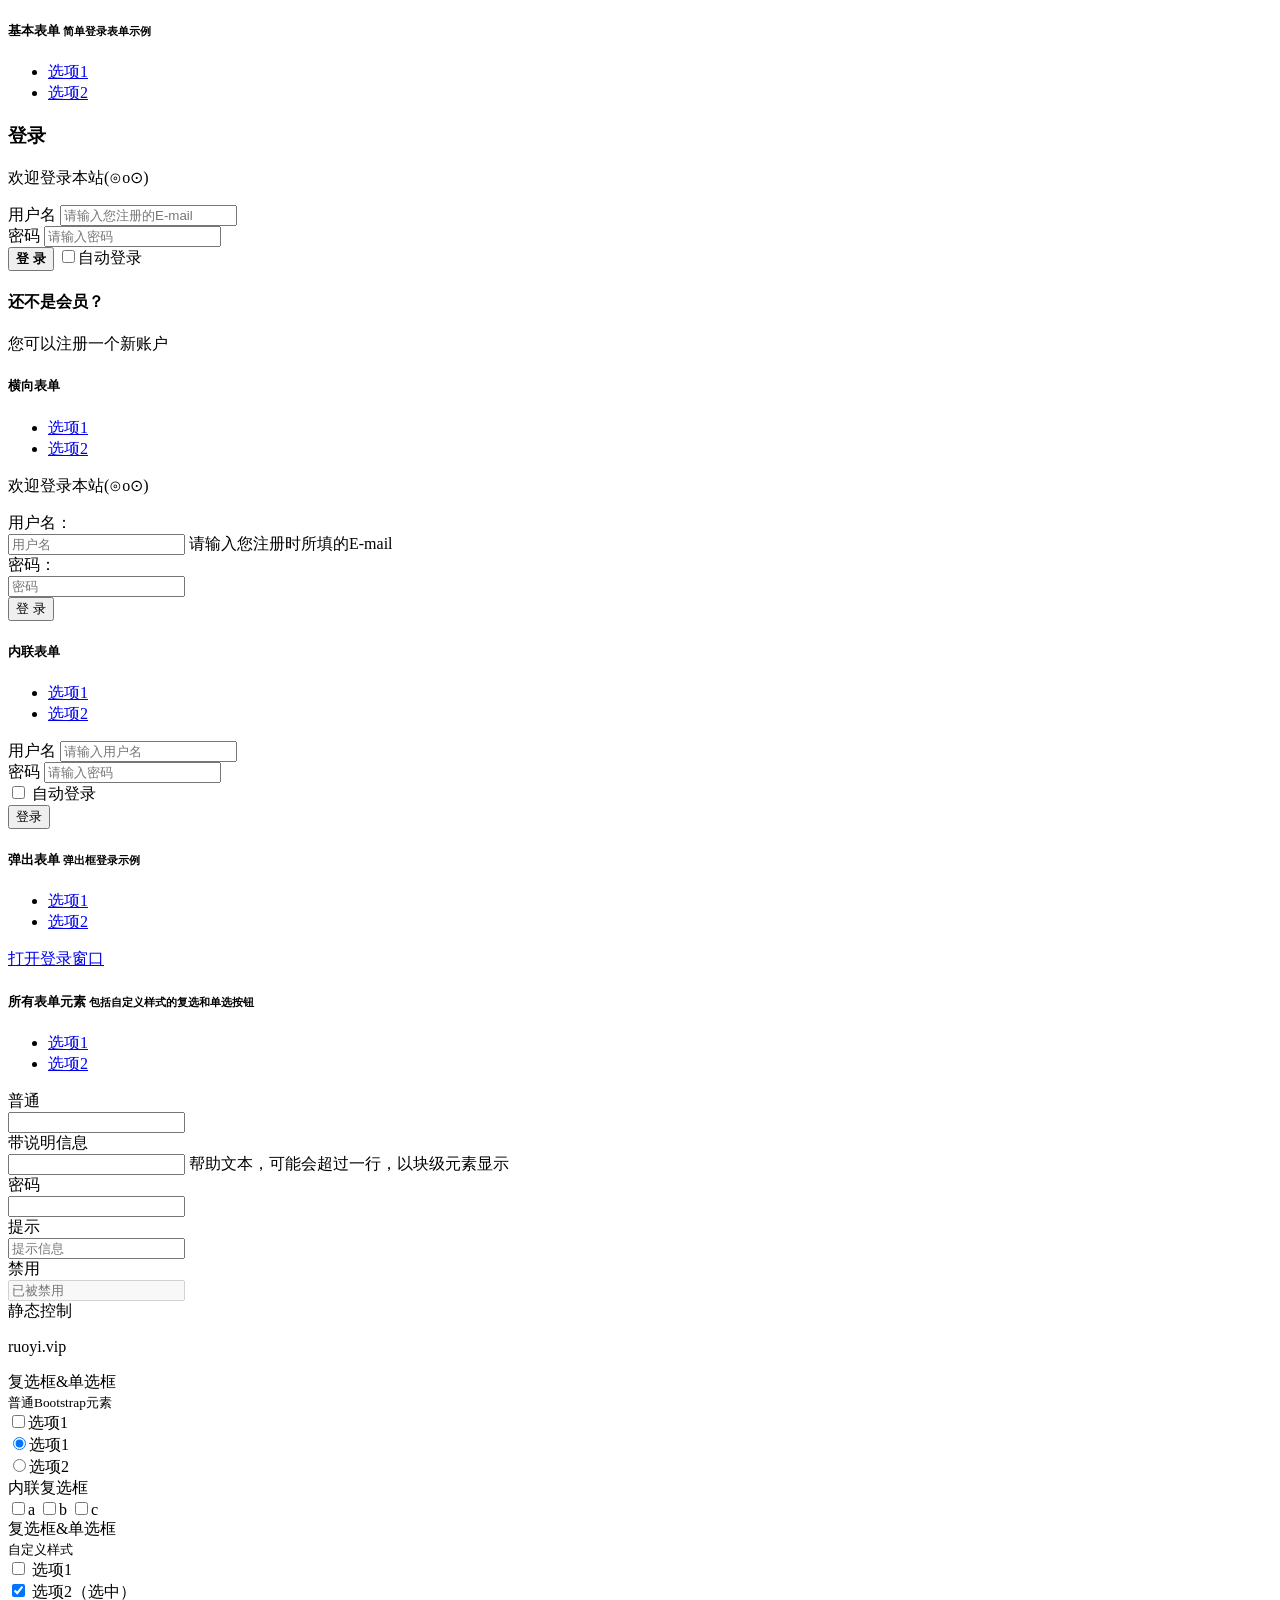
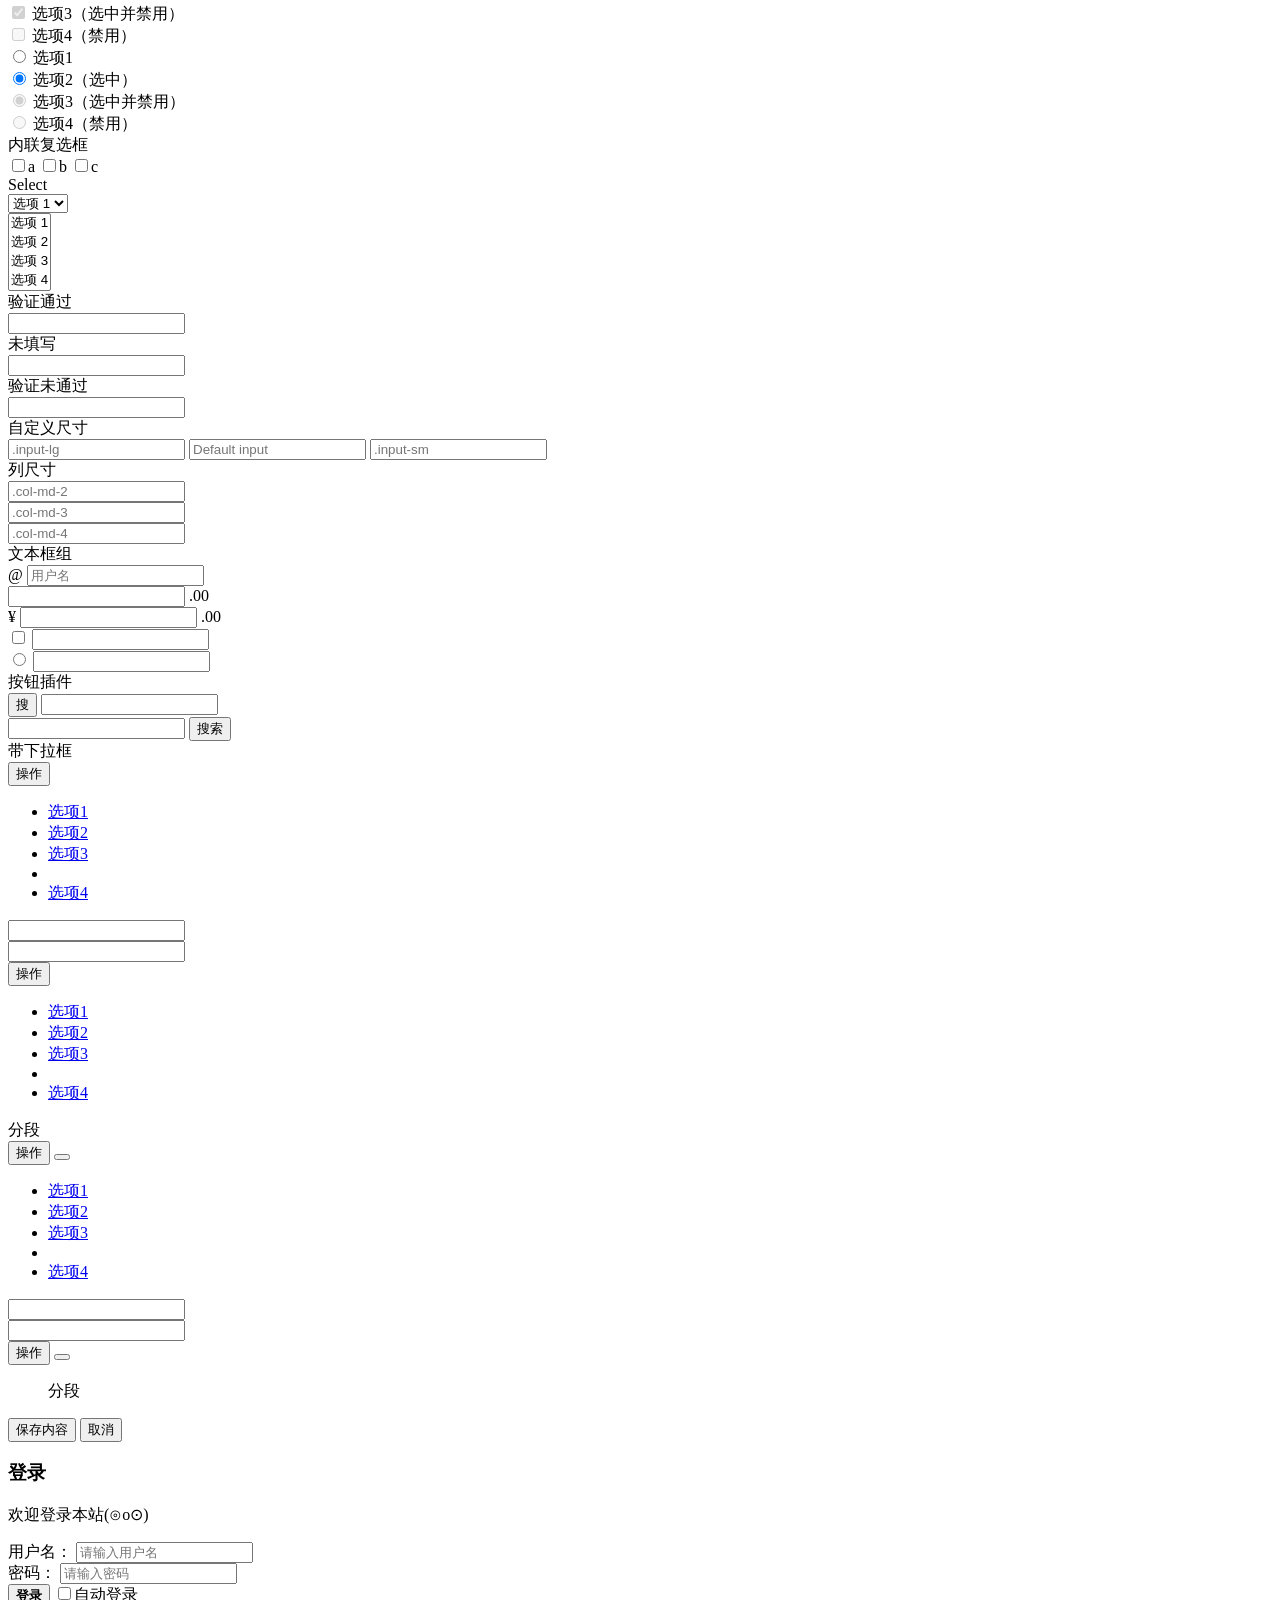
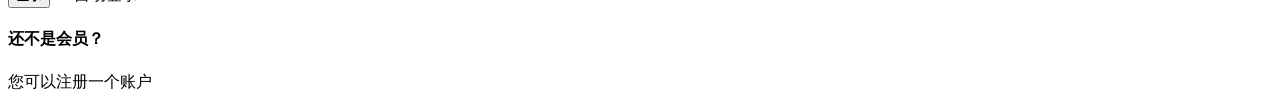
<file: ruoyi-admin/src/main/resources/templates/demo/form/basic.html>
<!DOCTYPE html>
<html lang="zh">
<head>
	<th:block th:include="include :: header('基本表单')" />
</head>
<body class="gray-bg">
    <div class="wrapper wrapper-content animated fadeInRight">
        <div class="row">
            <div class="col-sm-7">
                <div class="ibox float-e-margins">
                    <div class="ibox-title">
                        <h5>基本表单 <small>简单登录表单示例</small></h5>
                        <div class="ibox-tools">
                            <a class="collapse-link">
                                <i class="fa fa-chevron-up"></i>
                            </a>
                            <a class="dropdown-toggle" data-toggle="dropdown" href="form_basic.html#">
                                <i class="fa fa-wrench"></i>
                            </a>
                            <ul class="dropdown-menu dropdown-user">
                                <li><a href="form_basic.html#">选项1</a>
                                </li>
                                <li><a href="form_basic.html#">选项2</a>
                                </li>
                            </ul>
                            <a class="close-link">
                                <i class="fa fa-times"></i>
                            </a>
                        </div>
                    </div>
                    <div class="ibox-content">
                        <div class="row">
                            <div class="col-sm-6 b-r">
                                <h3 class="m-t-none m-b">登录</h3>
                                <p>欢迎登录本站(⊙o⊙)</p>
                                <form role="form">
                                    <div class="form-group">
                                        <label>用户名</label>
                                        <input type="email" placeholder="请输入您注册的E-mail" class="form-control">
                                    </div>
                                    <div class="form-group">
                                        <label>密码</label>
                                        <input type="password" placeholder="请输入密码" class="form-control">
                                    </div>
                                    <div>
                                        <button class="btn btn-sm btn-primary pull-right m-t-n-xs" type="submit"><strong>登 录</strong>
                                        </button>
                                        <label>
                                            <input type="checkbox">自动登录</label>
                                    </div>
                                </form>
                            </div>
                            <div class="col-sm-6">
                                <h4>还不是会员？</h4>
                                <p>您可以注册一个新账户</p>
                                <p class="text-center">
                                    <a href="form_basic.html"><i class="fa fa-sign-in big-icon"></i></a>
                                </p>
                            </div>
                        </div>
                    </div>
                </div>
            </div>
            <div class="col-sm-5">
                <div class="ibox float-e-margins">
                    <div class="ibox-title">
                        <h5>横向表单</h5>
                        <div class="ibox-tools">
                            <a class="collapse-link">
                                <i class="fa fa-chevron-up"></i>
                            </a>
                            <a class="dropdown-toggle" data-toggle="dropdown" href="form_basic.html#">
                                <i class="fa fa-wrench"></i>
                            </a>
                            <ul class="dropdown-menu dropdown-user">
                                <li><a href="form_basic.html#">选项1</a>
                                </li>
                                <li><a href="form_basic.html#">选项2</a>
                                </li>
                            </ul>
                            <a class="close-link">
                                <i class="fa fa-times"></i>
                            </a>
                        </div>
                    </div>
                    <div class="ibox-content">
                        <form class="form-horizontal">
                            <p>欢迎登录本站(⊙o⊙)</p>
                            <div class="form-group">
                                <label class="col-sm-3 control-label">用户名：</label>

                                <div class="col-sm-8">
                                    <input type="email" placeholder="用户名" class="form-control"> <span class="help-block m-b-none">请输入您注册时所填的E-mail</span>
                                </div>
                            </div>
                            <div class="form-group">
                                <label class="col-sm-3 control-label">密码：</label>

                                <div class="col-sm-8">
                                    <input type="password" placeholder="密码" class="form-control">
                                </div>
                            </div>
                            <div class="form-group">
                                <div class="col-sm-offset-3 col-sm-8">
                                    <button class="btn btn-sm btn-white" type="submit">登 录</button>
                                </div>
                            </div>
                        </form>
                    </div>
                </div>
            </div>
        </div>
        <div class="row">
            <div class="col-sm-8">
                <div class="ibox float-e-margins">
                    <div class="ibox-title">
                        <h5>内联表单</h5>
                        <div class="ibox-tools">
                            <a class="collapse-link">
                                <i class="fa fa-chevron-up"></i>
                            </a>
                            <a class="dropdown-toggle" data-toggle="dropdown" href="form_basic.html#">
                                <i class="fa fa-wrench"></i>
                            </a>
                            <ul class="dropdown-menu dropdown-user">
                                <li><a href="form_basic.html#">选项1</a>
                                </li>
                                <li><a href="form_basic.html#">选项2</a>
                                </li>
                            </ul>
                            <a class="close-link">
                                <i class="fa fa-times"></i>
                            </a>
                        </div>
                    </div>
                    <div class="ibox-content">
                        <form role="form" class="form-inline">
                            <div class="form-group">
                                <label for="exampleInputEmail2" class="sr-only">用户名</label>
                                <input type="email" placeholder="请输入用户名" id="exampleInputEmail2" class="form-control">
                            </div>
                            <div class="form-group">
                                <label for="exampleInputPassword2" class="sr-only">密码</label>
                                <input type="password" placeholder="请输入密码" id="exampleInputPassword2" class="form-control">
                            </div>
                            <div class="checkbox m-l m-r-xs">
                                <label>
                                    <input type="checkbox"><i></i> 自动登录</label>
                            </div>
                            <button class="btn btn-white" type="submit">登录</button>
                        </form>
                    </div>
                </div>
            </div>
            <div class="col-sm-4">
                <div class="ibox float-e-margins">
                    <div class="ibox-title">
                        <h5>弹出表单 <small>弹出框登录示例</small></h5>
                        <div class="ibox-tools">
                            <a class="collapse-link">
                                <i class="fa fa-chevron-up"></i>
                            </a>
                            <a class="dropdown-toggle" data-toggle="dropdown" href="form_basic.html#">
                                <i class="fa fa-wrench"></i>
                            </a>
                            <ul class="dropdown-menu dropdown-user">
                                <li><a href="form_basic.html#">选项1</a>
                                </li>
                                <li><a href="form_basic.html#">选项2</a>
                                </li>
                            </ul>
                            <a class="close-link">
                                <i class="fa fa-times"></i>
                            </a>
                        </div>
                    </div>
                    <div class="ibox-content">
                        <div class="text-center">
                            <a data-toggle="modal" class="btn btn-primary" href="form_basic.html#modal-form">打开登录窗口</a>
                        </div>
                    </div>
                </div>
            </div>
        </div>
        <div class="row">
            <div class="col-sm-12">
                <div class="ibox float-e-margins">
                    <div class="ibox-title">
                        <h5>所有表单元素 <small>包括自定义样式的复选和单选按钮</small></h5>
                        <div class="ibox-tools">
                            <a class="collapse-link">
                                <i class="fa fa-chevron-up"></i>
                            </a>
                            <a class="dropdown-toggle" data-toggle="dropdown" href="form_basic.html#">
                                <i class="fa fa-wrench"></i>
                            </a>
                            <ul class="dropdown-menu dropdown-user">
                                <li><a href="form_basic.html#">选项1</a>
                                </li>
                                <li><a href="form_basic.html#">选项2</a>
                                </li>
                            </ul>
                            <a class="close-link">
                                <i class="fa fa-times"></i>
                            </a>
                        </div>
                    </div>
                    <div class="ibox-content">
                        <form method="get" class="form-horizontal">
                            <div class="form-group">
                                <label class="col-sm-2 control-label">普通</label>

                                <div class="col-sm-10">
                                    <input type="text" class="form-control">
                                </div>
                            </div>
                            <div class="hr-line-dashed"></div>
                            <div class="form-group">
                                <label class="col-sm-2 control-label">带说明信息</label>
                                <div class="col-sm-10">
                                    <input type="text" class="form-control"> <span class="help-block m-b-none">帮助文本，可能会超过一行，以块级元素显示</span>
                                </div>
                            </div>
                            <div class="hr-line-dashed"></div>
                            <div class="form-group">
                                <label class="col-sm-2 control-label">密码</label>

                                <div class="col-sm-10">
                                    <input type="password" class="form-control" name="password">
                                </div>
                            </div>
                            <div class="hr-line-dashed"></div>
                            <div class="form-group">
                                <label class="col-sm-2 control-label">提示</label>

                                <div class="col-sm-10">
                                    <input type="text" placeholder="提示信息" class="form-control">
                                </div>
                            </div>
                            <div class="hr-line-dashed"></div>
                            <div class="form-group">
                                <label class="col-sm-2 control-label">禁用</label>

                                <div class="col-sm-10">
                                    <input type="text" disabled="" placeholder="已被禁用" class="form-control">
                                </div>
                            </div>
                            <div class="hr-line-dashed"></div>
                            <div class="form-group">
                                <label class="col-sm-2 control-label">静态控制</label>

                                <div class="col-sm-10">
                                    <p class="form-control-static">ruoyi.vip</p>
                                </div>
                            </div>
                            <div class="hr-line-dashed"></div>
                            <div class="form-group">
                                <label class="col-sm-2 control-label">复选框&amp;单选框
                                    <br/>
                                    <small class="text-navy">普通Bootstrap元素</small>
                                </label>

                                <div class="col-sm-10">
                                    <div class="checkbox">
                                        <label>
                                            <input type="checkbox" value="">选项1</label>
                                    </div>
                                    <div class="radio">
                                        <label>
                                            <input type="radio" checked="" value="option1" id="optionsRadios1" name="optionsRadios">选项1</label>
                                    </div>
                                    <div class="radio">
                                        <label>
                                            <input type="radio" value="option2" id="optionsRadios2" name="optionsRadios">选项2</label>
                                    </div>
                                </div>
                            </div>
                            <div class="hr-line-dashed"></div>
                            <div class="form-group">
                                <label class="col-sm-2 control-label">内联复选框</label>

                                <div class="col-sm-10">
                                    <label class="checkbox-inline">
                                        <input type="checkbox" value="option1" id="inlineCheckbox1">a</label>
                                    <label class="checkbox-inline">
                                        <input type="checkbox" value="option2" id="inlineCheckbox2">b</label>
                                    <label class="checkbox-inline">
                                        <input type="checkbox" value="option3" id="inlineCheckbox3">c</label>
                                </div>
                            </div>
                            <div class="hr-line-dashed"></div>
                            <div class="form-group">
                                <label class="col-sm-2 control-label">复选框&amp;单选框
                                    <br/><small class="text-navy">自定义样式</small>
                                </label>

                                <div class="col-sm-10">
                                    <div class="checkbox check-box">
                                        <label>
                                            <input type="checkbox" value=""> <i></i> 选项1</label>
                                    </div>
                                    <div class="checkbox check-box">
                                        <label>
                                            <input type="checkbox" value="" checked=""> <i></i> 选项2（选中）</label>
                                    </div>
                                    <div class="checkbox check-box">
                                        <label>
                                            <input type="checkbox" value="" disabled="" checked=""> <i></i> 选项3（选中并禁用）</label>
                                    </div>
                                    <div class="checkbox check-box">
                                        <label>
                                            <input type="checkbox" value="" disabled=""> <i></i> 选项4（禁用）</label>
                                    </div>
                                    <div class="radio check-box">
                                        <label>
                                            <input type="radio" value="option1" name="a"> <i></i> 选项1</label>
                                    </div>
                                    <div class="radio check-box">
                                        <label>
                                            <input type="radio" checked="" value="option2" name="a"> <i></i> 选项2（选中）</label>
                                    </div>
                                    <div class="radio check-box">
                                        <label>
                                            <input type="radio" disabled="" checked="" value="option2"> <i></i> 选项3（选中并禁用）</label>
                                    </div>
                                    <div class="radio check-box">
                                        <label>
                                            <input type="radio" disabled="" name="a"> <i></i> 选项4（禁用）</label>
                                    </div>
                                </div>
                            </div>
                            <div class="hr-line-dashed"></div>
                            <div class="form-group">
                                <label class="col-sm-2 control-label">内联复选框</label>

                                <div class="col-sm-10">
                                    <label class="checkbox-inline check-box">
                                        <input type="checkbox" value="option1">a</label>
                                    <label class="checkbox-inline check-box">
                                        <input type="checkbox" value="option2">b</label>
                                    <label class="checkbox-inline check-box">
                                        <input type="checkbox" value="option3">c</label>
                                </div>
                            </div>
                            <div class="hr-line-dashed"></div>
                            <div class="form-group">
                                <label class="col-sm-2 control-label">Select</label>

                                <div class="col-sm-10">
                                    <select class="form-control m-b" name="account">
                                        <option>选项 1</option>
                                        <option>选项 2</option>
                                        <option>选项 3</option>
                                        <option>选项 4</option>
                                    </select>

                                    <div class="col-sm-4 m-l-n">
                                        <select class="form-control" multiple="">
                                            <option>选项 1</option>
                                            <option>选项 2</option>
                                            <option>选项 3</option>
                                            <option>选项 4</option>
                                        </select>
                                    </div>
                                </div>
                            </div>
                            <div class="hr-line-dashed"></div>
                            <div class="form-group has-success">
                                <label class="col-sm-2 control-label">验证通过</label>

                                <div class="col-sm-10">
                                    <input type="text" class="form-control">
                                </div>
                            </div>
                            <div class="hr-line-dashed"></div>
                            <div class="form-group has-warning">
                                <label class="col-sm-2 control-label">未填写</label>

                                <div class="col-sm-10">
                                    <input type="text" class="form-control">
                                </div>
                            </div>
                            <div class="hr-line-dashed"></div>
                            <div class="form-group has-error">
                                <label class="col-sm-2 control-label">验证未通过</label>

                                <div class="col-sm-10">
                                    <input type="text" class="form-control">
                                </div>
                            </div>
                            <div class="hr-line-dashed"></div>
                            <div class="form-group">
                                <label class="col-sm-2 control-label">自定义尺寸</label>

                                <div class="col-sm-10">
                                    <input type="text" placeholder=".input-lg" class="form-control input-lg m-b">
                                    <input type="text" placeholder="Default input" class="form-control m-b">
                                    <input type="text" placeholder=".input-sm" class="form-control input-sm">
                                </div>
                            </div>
                            <div class="hr-line-dashed"></div>
                            <div class="form-group">
                                <label class="col-sm-2 control-label">列尺寸</label>

                                <div class="col-sm-10">
                                    <div class="row">
                                        <div class="col-md-2">
                                            <input type="text" placeholder=".col-md-2" class="form-control">
                                        </div>
                                        <div class="col-md-3">
                                            <input type="text" placeholder=".col-md-3" class="form-control">
                                        </div>
                                        <div class="col-md-4">
                                            <input type="text" placeholder=".col-md-4" class="form-control">
                                        </div>
                                    </div>
                                </div>
                            </div>
                            <div class="hr-line-dashed"></div>
                            <div class="form-group">
                                <label class="col-sm-2 control-label">文本框组</label>

                                <div class="col-sm-10">
                                    <div class="input-group m-b"><span class="input-group-addon">@</span>
                                        <input type="text" placeholder="用户名" class="form-control">
                                    </div>
                                    <div class="input-group m-b">
                                        <input type="text" class="form-control"> <span class="input-group-addon">.00</span>
                                    </div>
                                    <div class="input-group m-b"><span class="input-group-addon">&yen;</span>
                                        <input type="text" class="form-control"> <span class="input-group-addon">.00</span>
                                    </div>
                                    <div class="input-group m-b"><span class="input-group-addon"> <input type="checkbox"> </span>
                                        <input type="text" class="form-control">
                                    </div>
                                    <div class="input-group"><span class="input-group-addon"> <input type="radio"> </span>
                                        <input type="text" class="form-control">
                                    </div>
                                </div>
                            </div>
                            <div class="hr-line-dashed"></div>
                            <div class="form-group">
                                <label class="col-sm-2 control-label">按钮插件</label>

                                <div class="col-sm-10">
                                    <div class="input-group m-b"><span class="input-group-btn">
                                            <button type="button" class="btn btn-primary">搜</button> </span>
                                        <input type="text" class="form-control">
                                    </div>
                                    <div class="input-group">
                                        <input type="text" class="form-control"> <span class="input-group-btn"> <button type="button" class="btn btn-primary">搜索
                                        </button> </span>
                                    </div>
                                </div>
                            </div>
                            <div class="hr-line-dashed"></div>
                            <div class="form-group">
                                <label class="col-sm-2 control-label">带下拉框</label>

                                <div class="col-sm-10">
                                    <div class="input-group m-b">
                                        <div class="input-group-btn">
                                            <button data-toggle="dropdown" class="btn btn-white dropdown-toggle" type="button">操作 <span class="caret"></span>
                                            </button>
                                            <ul class="dropdown-menu">
                                                <li><a href="form_basic.html#">选项1</a>
                                                </li>
                                                <li><a href="form_basic.html#">选项2</a>
                                                </li>
                                                <li><a href="form_basic.html#">选项3</a>
                                                </li>
                                                <li class="divider"></li>
                                                <li><a href="form_basic.html#">选项4</a>
                                                </li>
                                            </ul>
                                        </div>
                                        <input type="text" class="form-control">
                                    </div>
                                    <div class="input-group">
                                        <input type="text" class="form-control">

                                        <div class="input-group-btn">
                                            <button data-toggle="dropdown" class="btn btn-white dropdown-toggle" type="button">操作 <span class="caret"></span>
                                            </button>
                                            <ul class="dropdown-menu pull-right">
                                                <li><a href="form_basic.html#">选项1</a>
                                                </li>
                                                <li><a href="form_basic.html#">选项2</a>
                                                </li>
                                                <li><a href="form_basic.html#">选项3</a>
                                                </li>
                                                <li class="divider"></li>
                                                <li><a href="form_basic.html#">选项4</a>
                                                </li>
                                            </ul>
                                        </div>
                                    </div>
                                </div>
                            </div>
                            <div class="hr-line-dashed"></div>
                            <div class="form-group">
                                <label class="col-sm-2 control-label">分段</label>

                                <div class="col-sm-10">
                                    <div class="input-group m-b">
                                        <div class="input-group-btn">
                                            <button tabindex="-1" class="btn btn-white" type="button">操作</button>
                                            <button data-toggle="dropdown" class="btn btn-white dropdown-toggle" type="button"><span class="caret"></span>
                                            </button>
                                            <ul class="dropdown-menu">
                                                <li><a href="form_basic.html#">选项1</a>
                                                </li>
                                                <li><a href="form_basic.html#">选项2</a>
                                                </li>
                                                <li><a href="form_basic.html#">选项3</a>
                                                </li>
                                                <li class="divider"></li>
                                                <li><a href="form_basic.html#">选项4</a>
                                                </li>
                                            </ul>
                                        </div>
                                        <input type="text" class="form-control">
                                    </div>
                                    <div class="input-group">
                                        <input type="text" class="form-control">

                                        <div class="input-group-btn">
                                            <button tabindex="-1" class="btn btn-white" type="button">操作</button>
                                            <button data-toggle="dropdown" class="btn btn-white dropdown-toggle" type="button"><span class="caret"></span>
                                            </button>
                                            <ul class="dropdown-menu pull-right">
                                                	分段
                                            </ul>
                                        </div>
                                    </div>
                                </div>
                            </div>
                            <div class="hr-line-dashed"></div>
                            <div class="form-group">
                                <div class="col-sm-4 col-sm-offset-2">
                                    <button class="btn btn-primary" type="submit">保存内容</button>
                                    <button class="btn btn-white" type="submit">取消</button>
                                </div>
                            </div>
                        </form>
                    </div>
                </div>
            </div>
        </div>
    </div>

    <div id="modal-form" class="modal fade" aria-hidden="true">
        <div class="modal-dialog">
            <div class="modal-content">
                <div class="modal-body">
                    <div class="row">
                        <div class="col-sm-6 b-r">
                            <h3 class="m-t-none m-b">登录</h3>

                            <p>欢迎登录本站(⊙o⊙)</p>

                            <form role="form">
                                <div class="form-group">
                                    <label>用户名：</label>
                                    <input type="email" placeholder="请输入用户名" class="form-control">
                                </div>
                                <div class="form-group">
                                    <label>密码：</label>
                                    <input type="password" placeholder="请输入密码" class="form-control">
                                </div>
                                <div>
                                    <button class="btn btn-sm btn-primary pull-right m-t-n-xs" type="submit"><strong>登录</strong>
                                    </button>
                                    <label>
                                        <input type="checkbox" class="i-checks">自动登录</label>
                                </div>
                            </form>
                        </div>
                        <div class="col-sm-6">
                            <h4>还不是会员？</h4>
                            <p>您可以注册一个账户</p>
                            <p class="text-center">
                                <a href="form_basic.html"><i class="fa fa-sign-in big-icon"></i></a>
                            </p>
                        </div>
                    </div>
                </div>
            </div>
        </div>
    </div>
    <th:block th:include="include :: footer" />
</body>
</html>
</file>
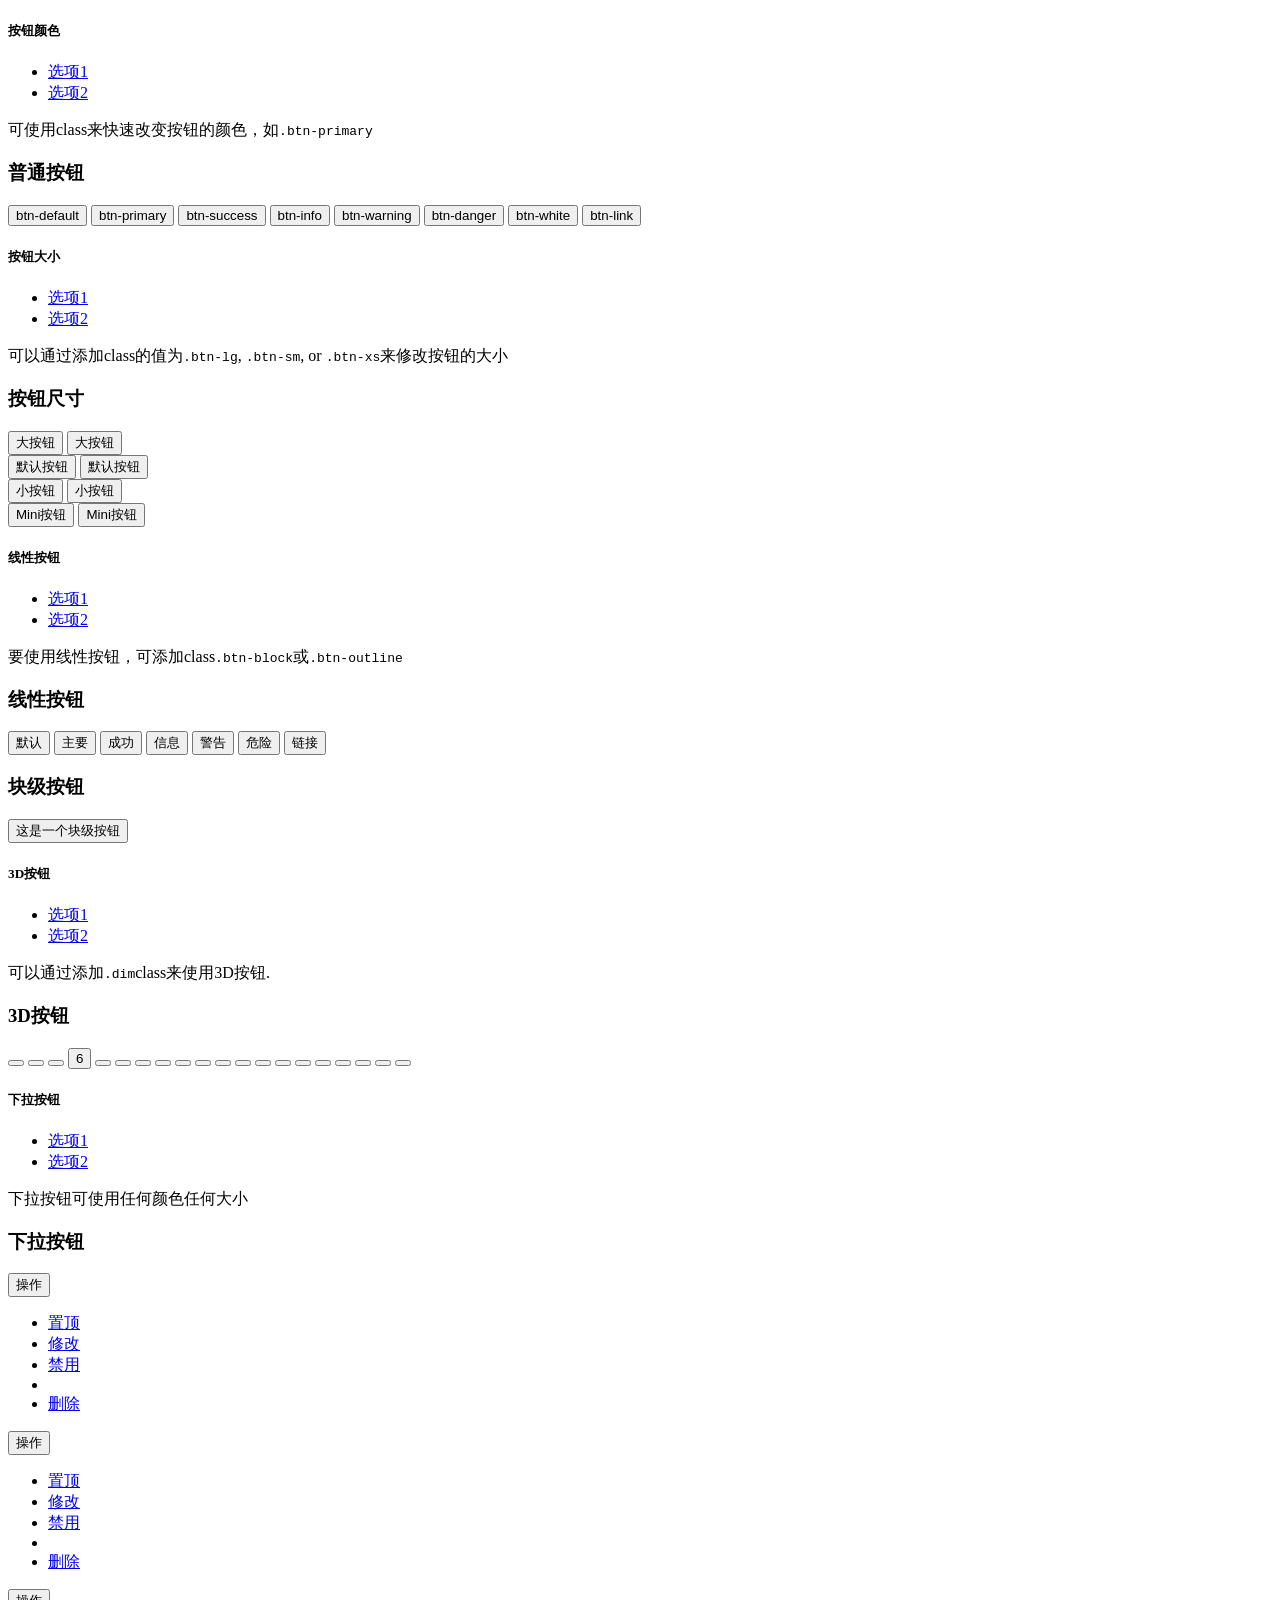
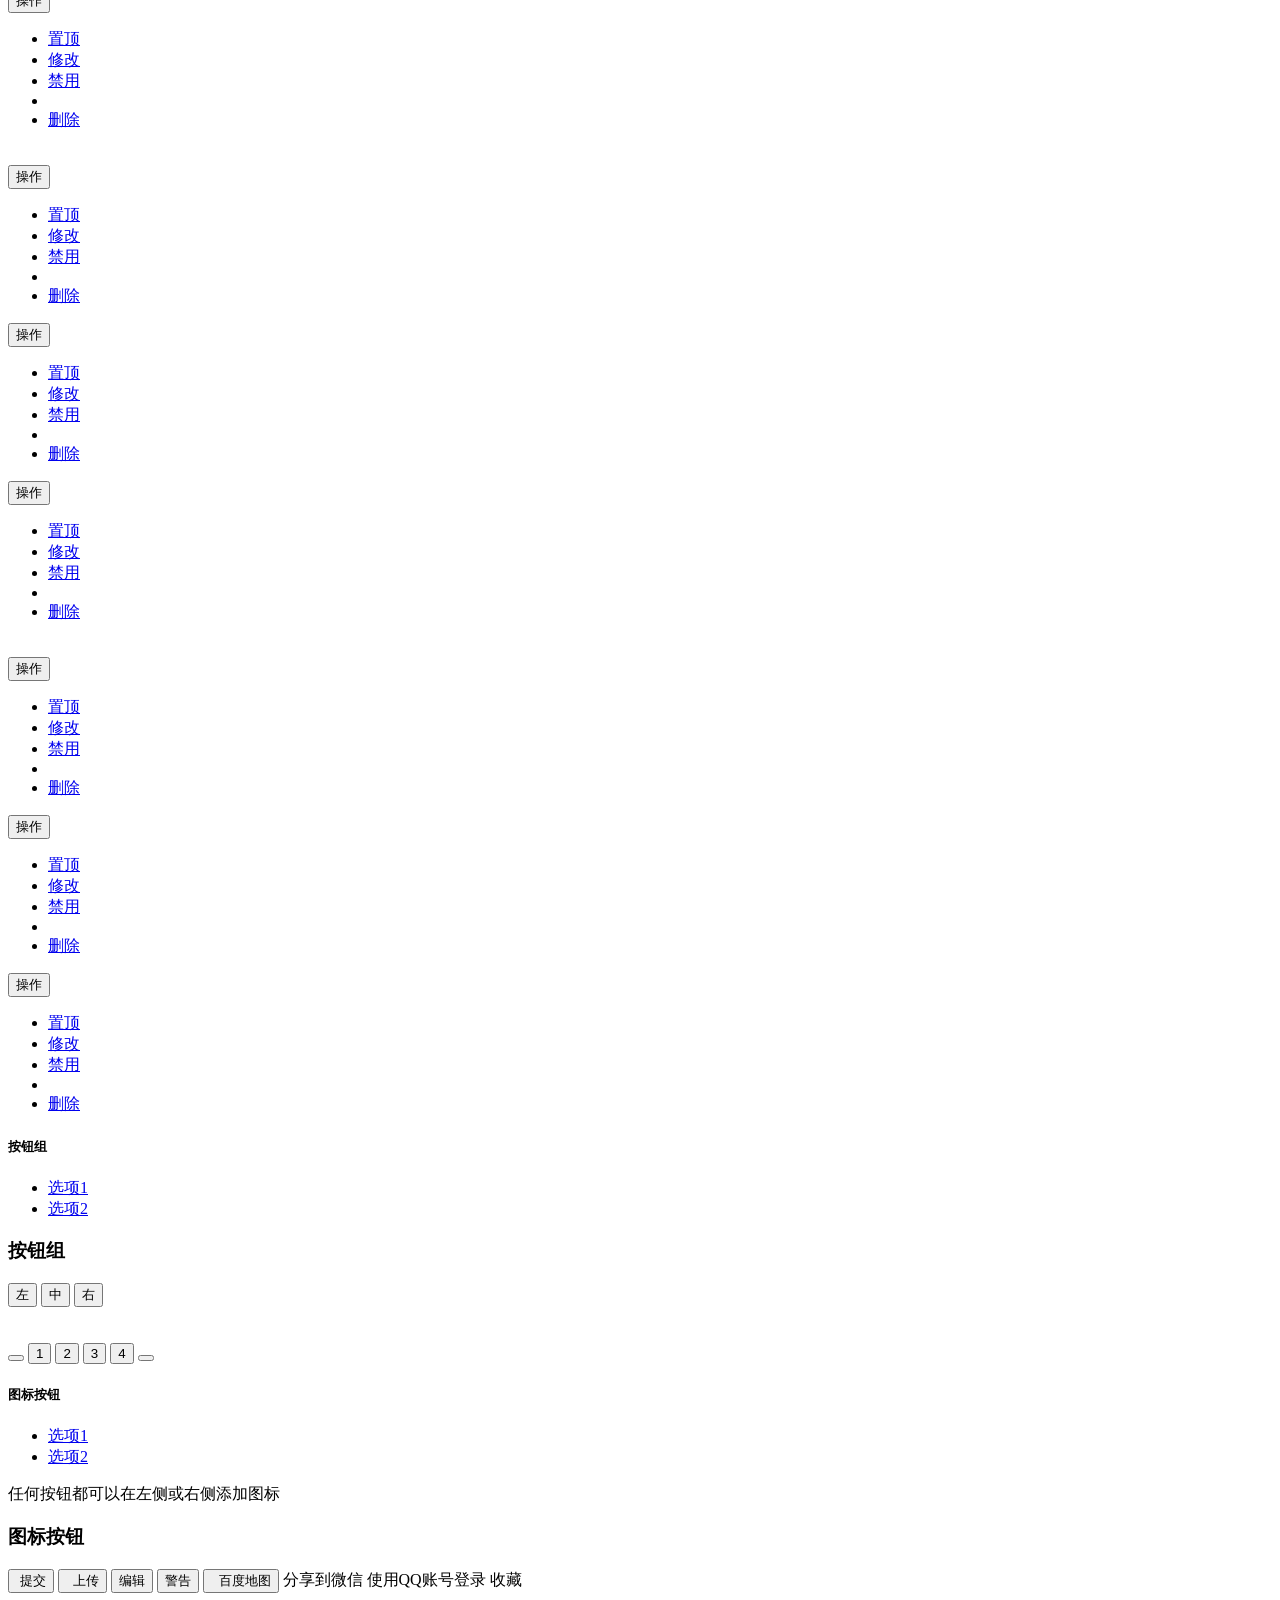
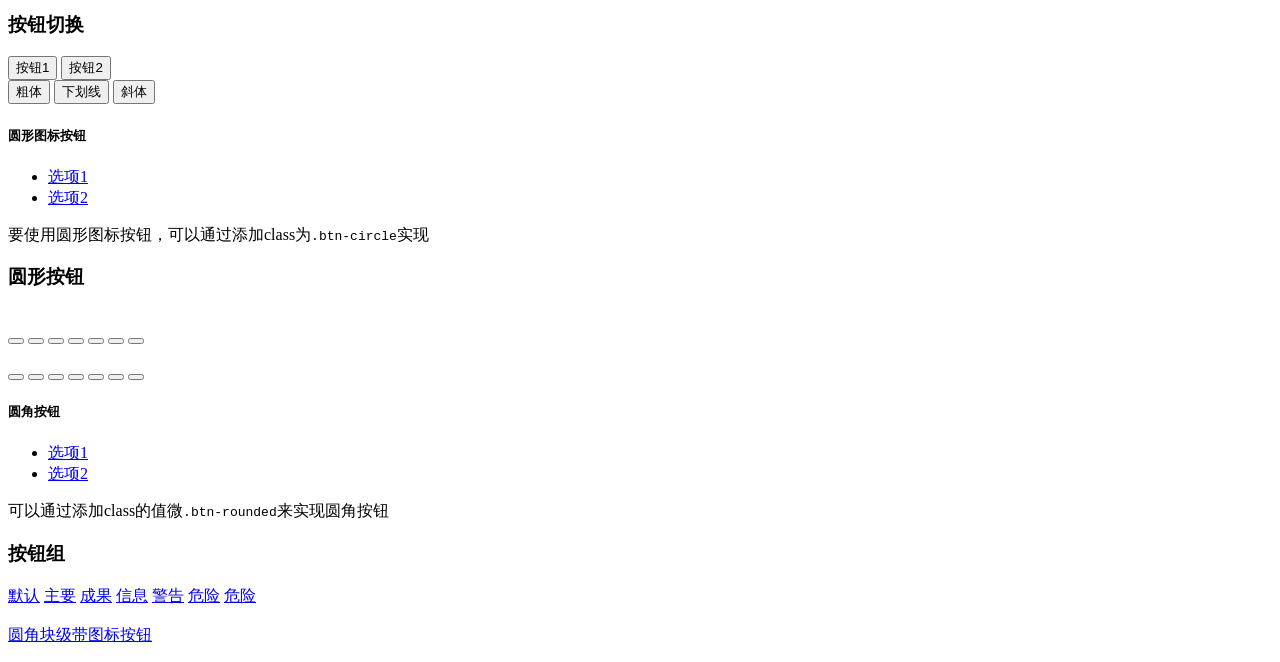
<file: ruoyi-admin/src/main/resources/templates/demo/form/button.html>
<!DOCTYPE html>
<html lang="zh">
<head>
	<th:block th:include="include :: header('按钮')" />
</head>
<body class="gray-bg">
     <div class="row wrapper wrapper-content animated fadeInRight">
        <div class="col-sm-4">
            <div class="ibox float-e-margins">
                <div class="ibox-title">
                    <h5>按钮颜色</h5>
                    <div class="ibox-tools">
                        <a class="collapse-link">
                            <i class="fa fa-chevron-up"></i>
                        </a>
                        <a class="dropdown-toggle" data-toggle="dropdown" href="buttons.html#">
                            <i class="fa fa-wrench"></i>
                        </a>
                        <ul class="dropdown-menu dropdown-user">
                            <li><a href="buttons.html#">选项1</a>
                            </li>
                            <li><a href="buttons.html#">选项2</a>
                            </li>
                        </ul>
                        <a class="close-link">
                            <i class="fa fa-times"></i>
                        </a>
                    </div>
                </div>
                <div class="ibox-content">
                    <p>
                        可使用class来快速改变按钮的颜色，如<code>.btn-primary</code>
                    </p>

                    <h3 class="font-bold">
                            普通按钮
                        </h3>
                    <p>
                        <button type="button" class="btn btn-w-m btn-default">btn-default</button>
                        <button type="button" class="btn btn-w-m btn-primary">btn-primary</button>
                        <button type="button" class="btn btn-w-m btn-success">btn-success</button>
                        <button type="button" class="btn btn-w-m btn-info">btn-info</button>
                        <button type="button" class="btn btn-w-m btn-warning">btn-warning</button>
                        <button type="button" class="btn btn-w-m btn-danger">btn-danger</button>
                        <button type="button" class="btn btn-w-m btn-white">btn-white</button>
                        <button type="button" class="btn btn-w-m btn-link">btn-link</button>
                    </p>
                </div>
            </div>
        </div>
        <div class="col-sm-4">
            <div class="ibox float-e-margins">
                <div class="ibox-title">
                    <h5>按钮大小</h5>
                    <div class="ibox-tools">
                        <a class="collapse-link">
                            <i class="fa fa-chevron-up"></i>
                        </a>
                        <a class="dropdown-toggle" data-toggle="dropdown" href="buttons.html#">
                            <i class="fa fa-wrench"></i>
                        </a>
                        <ul class="dropdown-menu dropdown-user">
                            <li><a href="buttons.html#">选项1</a>
                            </li>
                            <li><a href="buttons.html#">选项2</a>
                            </li>
                        </ul>
                        <a class="close-link">
                            <i class="fa fa-times"></i>
                        </a>
                    </div>
                </div>
                <div class="ibox-content">
                    <p>
                        可以通过添加class的值为<code>.btn-lg</code>, <code>.btn-sm</code>, or <code>.btn-xs</code>来修改按钮的大小
                    </p>
                    <h3 class="font-bold">按钮尺寸</h3>
                    <p>
                        <button type="button" class="btn btn-primary btn-lg">大按钮</button>
                        <button type="button" class="btn btn-default btn-lg">大按钮</button>
                        <br/>
                        <button type="button" class="btn btn-primary">默认按钮</button>
                        <button type="button" class="btn btn-default">默认按钮</button>
                        <br/>
                        <button type="button" class="btn btn-primary btn-sm">小按钮</button>
                        <button type="button" class="btn btn-default btn-sm">小按钮</button>
                        <br/>
                        <button type="button" class="btn btn-primary btn-xs">Mini按钮</button>
                        <button type="button" class="btn btn-default btn-xs">Mini按钮</button>
                    </p>
                </div>
            </div>
        </div>
        <div class="col-sm-4">
            <div class="ibox float-e-margins">
                <div class="ibox-title">
                    <h5>线性按钮</h5>
                    <div class="ibox-tools">
                        <a class="collapse-link">
                            <i class="fa fa-chevron-up"></i>
                        </a>
                        <a class="dropdown-toggle" data-toggle="dropdown" href="buttons.html#">
                            <i class="fa fa-wrench"></i>
                        </a>
                        <ul class="dropdown-menu dropdown-user">
                            <li><a href="buttons.html#">选项1</a>
                            </li>
                            <li><a href="buttons.html#">选项2</a>
                            </li>
                        </ul>
                        <a class="close-link">
                            <i class="fa fa-times"></i>
                        </a>
                    </div>
                </div>
                <div class="ibox-content">
                    <p>
                        要使用线性按钮，可添加class<code>.btn-block</code>或<code>.btn-outline</code>
                    </p>

                    <h3 class="font-bold">线性按钮</h3>
                    <p>
                        <button type="button" class="btn btn-outline btn-default">默认</button>
                        <button type="button" class="btn btn-outline btn-primary">主要</button>
                        <button type="button" class="btn btn-outline btn-success">成功</button>
                        <button type="button" class="btn btn-outline btn-info">信息</button>
                        <button type="button" class="btn btn-outline btn-warning">警告</button>
                        <button type="button" class="btn btn-outline btn-danger">危险</button>
                        <button type="button" class="btn btn-outline btn-link">链接</button>
                    </p>
                    <h3 class="font-bold">块级按钮</h3>
                    <p>
                        <button type="button" class="btn btn-block btn-outline btn-primary">这是一个块级按钮</button>
                    </p>
                </div>
            </div>
        </div>
        <div class="col-sm-12">
            <div class="ibox float-e-margins">
                <div class="ibox-title">
                    <h5>3D按钮</h5>
                    <div class="ibox-tools">
                        <a class="collapse-link">
                            <i class="fa fa-chevron-up"></i>
                        </a>
                        <a class="dropdown-toggle" data-toggle="dropdown" href="buttons.html#">
                            <i class="fa fa-wrench"></i>
                        </a>
                        <ul class="dropdown-menu dropdown-user">
                            <li><a href="buttons.html#">选项1</a>
                            </li>
                            <li><a href="buttons.html#">选项2</a>
                            </li>
                        </ul>
                        <a class="close-link">
                            <i class="fa fa-times"></i>
                        </a>
                    </div>
                </div>
                <div class="ibox-content">
                    <p>
                        可以通过添加<code>.dim</code>class来使用3D按钮.
                    </p>
                    <h3 class="font-bold">3D按钮</h3>

                    <button class="btn btn-primary dim btn-large-dim" type="button"><i class="fa fa-money"></i>
                    </button>
                    <button class="btn btn-warning dim btn-large-dim" type="button"><i class="fa fa-warning"></i>
                    </button>
                    <button class="btn btn-danger  dim btn-large-dim" type="button"><i class="fa fa-heart"></i>
                    </button>
                    <button class="btn btn-primary  dim btn-large-dim" type="button"><i class="fa fa-dollar"></i>6</button>
                    <button class="btn btn-info  dim btn-large-dim btn-outline" type="button"><i class="fa fa-ruble"></i>
                    </button>
                    <button class="btn btn-primary dim" type="button"><i class="fa fa-money"></i>
                    </button>
                    <button class="btn btn-warning dim" type="button"><i class="fa fa-warning"></i>
                    </button>
                    <button class="btn btn-primary dim" type="button"><i class="fa fa-check"></i>
                    </button>
                    <button class="btn btn-success  dim" type="button"><i class="fa fa-upload"></i>
                    </button>
                    <button class="btn btn-info  dim" type="button"><i class="fa fa-paste"></i>
                    </button>
                    <button class="btn btn-warning  dim" type="button"><i class="fa fa-warning"></i>
                    </button>
                    <button class="btn btn-default  dim " type="button"><i class="fa fa-star"></i>
                    </button>
                    <button class="btn btn-danger  dim " type="button"><i class="fa fa-heart"></i>
                    </button>

                    <button class="btn btn-outline btn-primary dim" type="button"><i class="fa fa-money"></i>
                    </button>
                    <button class="btn btn-outline btn-warning dim" type="button"><i class="fa fa-warning"></i>
                    </button>
                    <button class="btn btn-outline btn-primary dim" type="button"><i class="fa fa-check"></i>
                    </button>
                    <button class="btn btn-outline btn-success  dim" type="button"><i class="fa fa-upload"></i>
                    </button>
                    <button class="btn btn-outline btn-info  dim" type="button"><i class="fa fa-paste"></i>
                    </button>
                    <button class="btn btn-outline btn-warning  dim" type="button"><i class="fa fa-warning"></i>
                    </button>
                    <button class="btn btn-outline btn-danger  dim " type="button"><i class="fa fa-heart"></i>
                    </button>

                </div>
            </div>
        </div>
        <div class="col-sm-12">
            <div class="row">
                <div class="col-sm-6">
                    <div class="ibox float-e-margins">
                        <div class="ibox-title">
                            <h5>下拉按钮</h5>
                            <div class="ibox-tools">
                                <a class="collapse-link">
                                    <i class="fa fa-chevron-up"></i>
                                </a>
                                <a class="dropdown-toggle" data-toggle="dropdown" href="buttons.html#">
                                    <i class="fa fa-wrench"></i>
                                </a>
                                <ul class="dropdown-menu dropdown-user">
                                    <li><a href="buttons.html#">选项1</a>
                                    </li>
                                    <li><a href="buttons.html#">选项2</a>
                                    </li>
                                </ul>
                                <a class="close-link">
                                    <i class="fa fa-times"></i>
                                </a>
                            </div>
                        </div>
                        <div class="ibox-content">
                            <p>
                                下拉按钮可使用任何颜色任何大小
                            </p>

                            <h3 class="font-bold">下拉按钮</h3>
                            <div class="btn-group">
                                <button data-toggle="dropdown" class="btn btn-primary dropdown-toggle">操作 <span class="caret"></span>
                                </button>
                                <ul class="dropdown-menu">
                                    <li><a href="buttons.html#">置顶</a>
                                    </li>
                                    <li><a href="buttons.html#" class="font-bold">修改</a>
                                    </li>
                                    <li><a href="buttons.html#">禁用</a>
                                    </li>
                                    <li class="divider"></li>
                                    <li><a href="buttons.html#">删除</a>
                                    </li>
                                </ul>
                            </div>
                            <div class="btn-group">
                                <button data-toggle="dropdown" class="btn btn-warning dropdown-toggle">操作 <span class="caret"></span>
                                </button>
                                <ul class="dropdown-menu">
                                    <li><a href="buttons.html#">置顶</a>
                                    </li>
                                    <li><a href="buttons.html#">修改</a>
                                    </li>
                                    <li><a href="buttons.html#">禁用</a>
                                    </li>
                                    <li class="divider"></li>
                                    <li><a href="buttons.html#">删除</a>
                                    </li>
                                </ul>
                            </div>
                            <div class="btn-group">
                                <button data-toggle="dropdown" class="btn btn-default dropdown-toggle">操作 <span class="caret"></span>
                                </button>
                                <ul class="dropdown-menu">
                                    <li><a href="buttons.html#">置顶</a>
                                    </li>
                                    <li><a href="buttons.html#" class="font-bold">修改</a>
                                    </li>
                                    <li><a href="buttons.html#">禁用</a>
                                    </li>
                                    <li class="divider"></li>
                                    <li><a href="buttons.html#">删除</a>
                                    </li>
                                </ul>
                            </div>

                            <br/>
                            <div class="btn-group">
                                <button data-toggle="dropdown" class="btn btn-primary btn-sm dropdown-toggle">操作 <span class="caret"></span>
                                </button>
                                <ul class="dropdown-menu">
                                    <li><a href="buttons.html#">置顶</a>
                                    </li>
                                    <li><a href="buttons.html#" class="font-bold">修改</a>
                                    </li>
                                    <li><a href="buttons.html#">禁用</a>
                                    </li>
                                    <li class="divider"></li>
                                    <li><a href="buttons.html#">删除</a>
                                    </li>
                                </ul>
                            </div>
                            <div class="btn-group">
                                <button data-toggle="dropdown" class="btn btn-warning btn-sm dropdown-toggle">操作 <span class="caret"></span>
                                </button>
                                <ul class="dropdown-menu">
                                    <li><a href="buttons.html#">置顶</a>
                                    </li>
                                    <li><a href="buttons.html#" class="font-bold">修改</a>
                                    </li>
                                    <li><a href="buttons.html#">禁用</a>
                                    </li>
                                    <li class="divider"></li>
                                    <li><a href="buttons.html#">删除</a>
                                    </li>
                                </ul>
                            </div>
                            <div class="btn-group">
                                <button data-toggle="dropdown" class="btn btn-default btn-sm dropdown-toggle">操作 <span class="caret"></span>
                                </button>
                                <ul class="dropdown-menu">
                                    <li><a href="buttons.html#">置顶</a>
                                    </li>
                                    <li><a href="buttons.html#" class="font-bold">修改</a>
                                    </li>
                                    <li><a href="buttons.html#">禁用</a>
                                    </li>
                                    <li class="divider"></li>
                                    <li><a href="buttons.html#">删除</a>
                                    </li>
                                </ul>
                            </div>
                            <br/>
                            <div class="btn-group">
                                <button data-toggle="dropdown" class="btn btn-primary btn-xs dropdown-toggle">操作 <span class="caret"></span>
                                </button>
                                <ul class="dropdown-menu">
                                    <li><a href="buttons.html#">置顶</a>
                                    </li>
                                    <li><a href="buttons.html#" class="font-bold">修改</a>
                                    </li>
                                    <li><a href="buttons.html#">禁用</a>
                                    </li>
                                    <li class="divider"></li>
                                    <li><a href="buttons.html#">删除</a>
                                    </li>
                                </ul>
                            </div>
                            <div class="btn-group">
                                <button data-toggle="dropdown" class="btn btn-warning btn-xs dropdown-toggle">操作 <span class="caret"></span>
                                </button>
                                <ul class="dropdown-menu">
                                    <li><a href="buttons.html#">置顶</a>
                                    </li>
                                    <li><a href="buttons.html#" class="font-bold">修改</a>
                                    </li>
                                    <li><a href="buttons.html#">禁用</a>
                                    </li>
                                    <li class="divider"></li>
                                    <li><a href="buttons.html#">删除</a>
                                    </li>
                                </ul>
                            </div>
                            <div class="btn-group">
                                <button data-toggle="dropdown" class="btn btn-default btn-xs dropdown-toggle">操作 <span class="caret"></span>
                                </button>
                                <ul class="dropdown-menu">
                                    <li><a href="buttons.html#">置顶</a>
                                    </li>
                                    <li><a href="buttons.html#" class="font-bold">修改</a>
                                    </li>
                                    <li><a href="buttons.html#">禁用</a>
                                    </li>
                                    <li class="divider"></li>
                                    <li><a href="buttons.html#">删除</a>
                                    </li>
                                </ul>
                            </div>
                        </div>
                    </div>
                </div>
                <div class="col-sm-6">
                    <div class="ibox float-e-margins">
                        <div class="ibox-title">
                            <h5>按钮组</h5>
                            <div class="ibox-tools">
                                <a class="collapse-link">
                                    <i class="fa fa-chevron-up"></i>
                                </a>
                                <a class="dropdown-toggle" data-toggle="dropdown" href="buttons.html#">
                                    <i class="fa fa-wrench"></i>
                                </a>
                                <ul class="dropdown-menu dropdown-user">
                                    <li><a href="buttons.html#">选项1</a>
                                    </li>
                                    <li><a href="buttons.html#">选项2</a>
                                    </li>
                                </ul>
                                <a class="close-link">
                                    <i class="fa fa-times"></i>
                                </a>
                            </div>
                        </div>
                        <div class="ibox-content">

                            <h3 class="font-bold">按钮组</h3>
                            <div class="btn-group">
                                <button class="btn btn-white" type="button">左</button>
                                <button class="btn btn-primary" type="button">中</button>
                                <button class="btn btn-white" type="button">右</button>
                            </div>
                            <br/>
                            <br/>
                            <div class="btn-group">
                                <button type="button" class="btn btn-white"><i class="fa fa-chevron-left"></i>
                                </button>
                                <button class="btn btn-white">1</button>
                                <button class="btn btn-white  active">2</button>
                                <button class="btn btn-white">3</button>
                                <button class="btn btn-white">4</button>
                                <button type="button" class="btn btn-white"><i class="fa fa-chevron-right"></i>
                                </button>
                            </div>
                        </div>
                    </div>
                </div>
            </div>
            <div class="ibox float-e-margins">
                <div class="ibox-title">
                    <h5>图标按钮 </h5>
                    <div class="ibox-tools">
                        <a class="collapse-link">
                            <i class="fa fa-chevron-up"></i>
                        </a>
                        <a class="dropdown-toggle" data-toggle="dropdown" href="buttons.html#">
                            <i class="fa fa-wrench"></i>
                        </a>
                        <ul class="dropdown-menu dropdown-user">
                            <li><a href="buttons.html#">选项1</a>
                            </li>
                            <li><a href="buttons.html#">选项2</a>
                            </li>
                        </ul>
                        <a class="close-link">
                            <i class="fa fa-times"></i>
                        </a>
                    </div>
                </div>
                <div class="ibox-content">
                    <p>
                        任何按钮都可以在左侧或右侧添加图标
                    </p>

                    <h3 class="font-bold">图标按钮</h3>
                    <p>
                        <button class="btn btn-primary " type="button"><i class="fa fa-check"></i>&nbsp;提交</button>
                        <button class="btn btn-success " type="button"><i class="fa fa-upload"></i>&nbsp;&nbsp;<span class="bold">上传</span>
                        </button>
                        <button class="btn btn-info " type="button"><i class="fa fa-paste"></i> 编辑</button>
                        <button class="btn btn-warning " type="button"><i class="fa fa-warning"></i> <span class="bold">警告</span>
                        </button>
                        <button class="btn btn-default " type="button"><i class="fa fa-map-marker"></i>&nbsp;&nbsp;百度地图</button>

                        <a class="btn btn-success">
                            <i class="fa fa-weixin"> </i> 分享到微信
                        </a>
                        <a class="btn btn-success btn-outline">
                            <i class="fa fa-qq"> </i> 使用QQ账号登录
                        </a>
                        <a class="btn btn-white btn-bitbucket">
                            <i class="fa fa-user-md"></i>
                        </a>
                        <a class="btn btn-white btn-bitbucket">
                            <i class="fa fa-group"></i>
                        </a>
                        <a class="btn btn-white btn-bitbucket">
                            <i class="fa fa-wrench"></i>
                        </a>
                        <a class="btn btn-white btn-bitbucket">
                            <i class="fa fa-exchange"></i>
                        </a>
                        <a class="btn btn-white btn-bitbucket">
                            <i class="fa fa-check-circle-o"></i>
                        </a>
                        <a class="btn btn-white btn-bitbucket">
                            <i class="fa fa-road"></i>
                        </a>
                        <a class="btn btn-white btn-bitbucket">
                            <i class="fa fa-ambulance"></i>
                        </a>
                        <a class="btn btn-white btn-bitbucket">
                            <i class="fa fa-star"></i> 收藏
                        </a>
                    </p>

                    <h3 class="font-bold">按钮切换</h3>
                    <button data-toggle="button" class="btn btn-primary btn-outline" type="button">按钮1</button>
                    <button data-toggle="button" class="btn btn-primary" type="button">按钮2</button>
                    <div data-toggle="buttons-checkbox" class="btn-group">
                        <button class="btn btn-primary active" type="button"><i class="fa fa-bold"></i> 粗体</button>
                        <button class="btn btn-primary" type="button"><i class="fa fa-underline"></i> 下划线</button>
                        <button class="btn btn-primary active" type="button"><i class="fa fa-italic"></i> 斜体</button>
                    </div>
                </div>
            </div>
        </div>
        <div class="col-sm-12">
            <div class="row">
                <div class="col-sm-6">
                    <div class="ibox float-e-margins">
                        <div class="ibox-title">
                            <h5>圆形图标按钮</h5>
                            <div class="ibox-tools">
                                <a class="collapse-link">
                                    <i class="fa fa-chevron-up"></i>
                                </a>
                                <a class="dropdown-toggle" data-toggle="dropdown" href="buttons.html#">
                                    <i class="fa fa-wrench"></i>
                                </a>
                                <ul class="dropdown-menu dropdown-user">
                                    <li><a href="buttons.html#">选项1</a>
                                    </li>
                                    <li><a href="buttons.html#">选项2</a>
                                    </li>
                                </ul>
                                <a class="close-link">
                                    <i class="fa fa-times"></i>
                                </a>
                            </div>
                        </div>
                        <div class="ibox-content">
                            <p>
                                要使用圆形图标按钮，可以通过添加class为<code>.btn-circle</code>实现
                            </p>

                            <h3 class="font-bold">圆形按钮</h3>
                            <br/>
                            <button class="btn btn-default btn-circle" type="button"><i class="fa fa-check"></i>
                            </button>
                            <button class="btn btn-primary btn-circle" type="button"><i class="fa fa-list"></i>
                            </button>
                            <button class="btn btn-success btn-circle" type="button"><i class="fa fa-link"></i>
                            </button>
                            <button class="btn btn-info btn-circle" type="button"><i class="fa fa-check"></i>
                            </button>
                            <button class="btn btn-warning btn-circle" type="button"><i class="fa fa-times"></i>
                            </button>
                            <button class="btn btn-danger btn-circle" type="button"><i class="fa fa-heart"></i>
                            </button>
                            <button class="btn btn-danger btn-circle btn-outline" type="button"><i class="fa fa-heart"></i>
                            </button>
                            <br/>
                            <br/>
                            <button class="btn btn-default btn-circle btn-lg" type="button"><i class="fa fa-check"></i>
                            </button>
                            <button class="btn btn-primary btn-circle btn-lg" type="button"><i class="fa fa-list"></i>
                            </button>
                            <button class="btn btn-success btn-circle btn-lg" type="button"><i class="fa fa-link"></i>
                            </button>
                            <button class="btn btn-info btn-circle btn-lg" type="button"><i class="fa fa-check"></i>
                            </button>
                            <button class="btn btn-warning btn-circle btn-lg" type="button"><i class="fa fa-times"></i>
                            </button>
                            <button class="btn btn-danger btn-circle btn-lg" type="button"><i class="fa fa-heart"></i>
                            </button>
                            <button class="btn btn-danger btn-circle btn-lg btn-outline" type="button"><i class="fa fa-heart"></i>
                            </button>

                        </div>
                    </div>
                </div>
                <div class="col-sm-6">
                    <div class="ibox float-e-margins">
                        <div class="ibox-title">
                            <h5>圆角按钮</h5>
                            <div class="ibox-tools">
                                <a class="collapse-link">
                                    <i class="fa fa-chevron-up"></i>
                                </a>
                                <a class="dropdown-toggle" data-toggle="dropdown" href="buttons.html#">
                                    <i class="fa fa-wrench"></i>
                                </a>
                                <ul class="dropdown-menu dropdown-user">
                                    <li><a href="buttons.html#">选项1</a>
                                    </li>
                                    <li><a href="buttons.html#">选项2</a>
                                    </li>
                                </ul>
                                <a class="close-link">
                                    <i class="fa fa-times"></i>
                                </a>
                            </div>
                        </div>
                        <div class="ibox-content">
                            <p>
                                可以通过添加class的值微<code>.btn-rounded</code>来实现圆角按钮
                            </p>

                            <h3 class="font-bold">按钮组</h3>
                            <p>
                                <a class="btn btn-default btn-rounded" href="buttons.html#">默认</a>
                                <a class="btn btn-primary btn-rounded" href="buttons.html#">主要</a>
                                <a class="btn btn-success btn-rounded" href="buttons.html#">成果</a>
                                <a class="btn btn-info btn-rounded" href="buttons.html#">信息</a>
                                <a class="btn btn-warning btn-rounded" href="buttons.html#">警告</a>
                                <a class="btn btn-danger btn-rounded" href="buttons.html#">危险</a>
                                <a class="btn btn-danger btn-rounded btn-outline" href="buttons.html#">危险</a>
                                <br/>
                                <br/>
                                <a class="btn btn-primary btn-rounded btn-block" href="buttons.html#"><i class="fa fa-info-circle"></i> 圆角块级带图标按钮</a>
                            </p>
                        </div>
                    </div>
                </div>

            </div>
        </div>
    </div>
    <th:block th:include="include :: footer" />
</body>
</html>
</file>
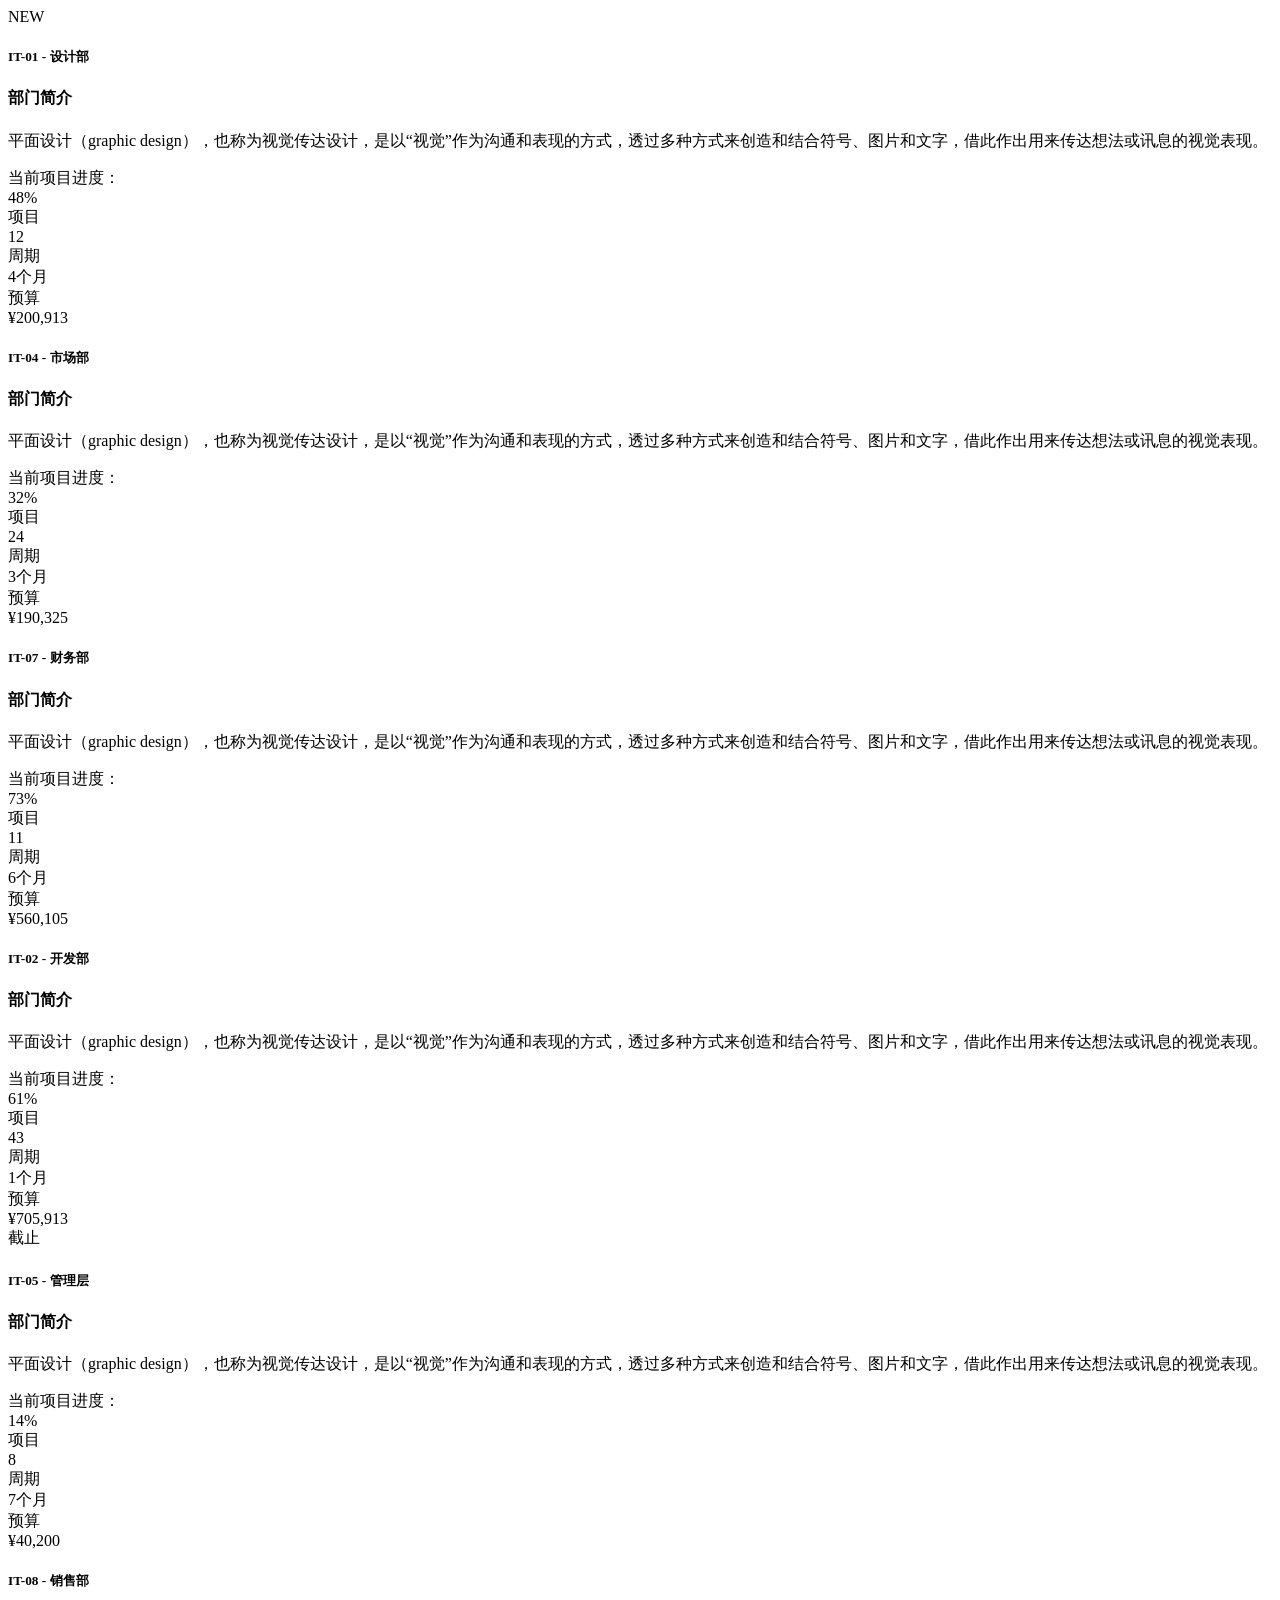
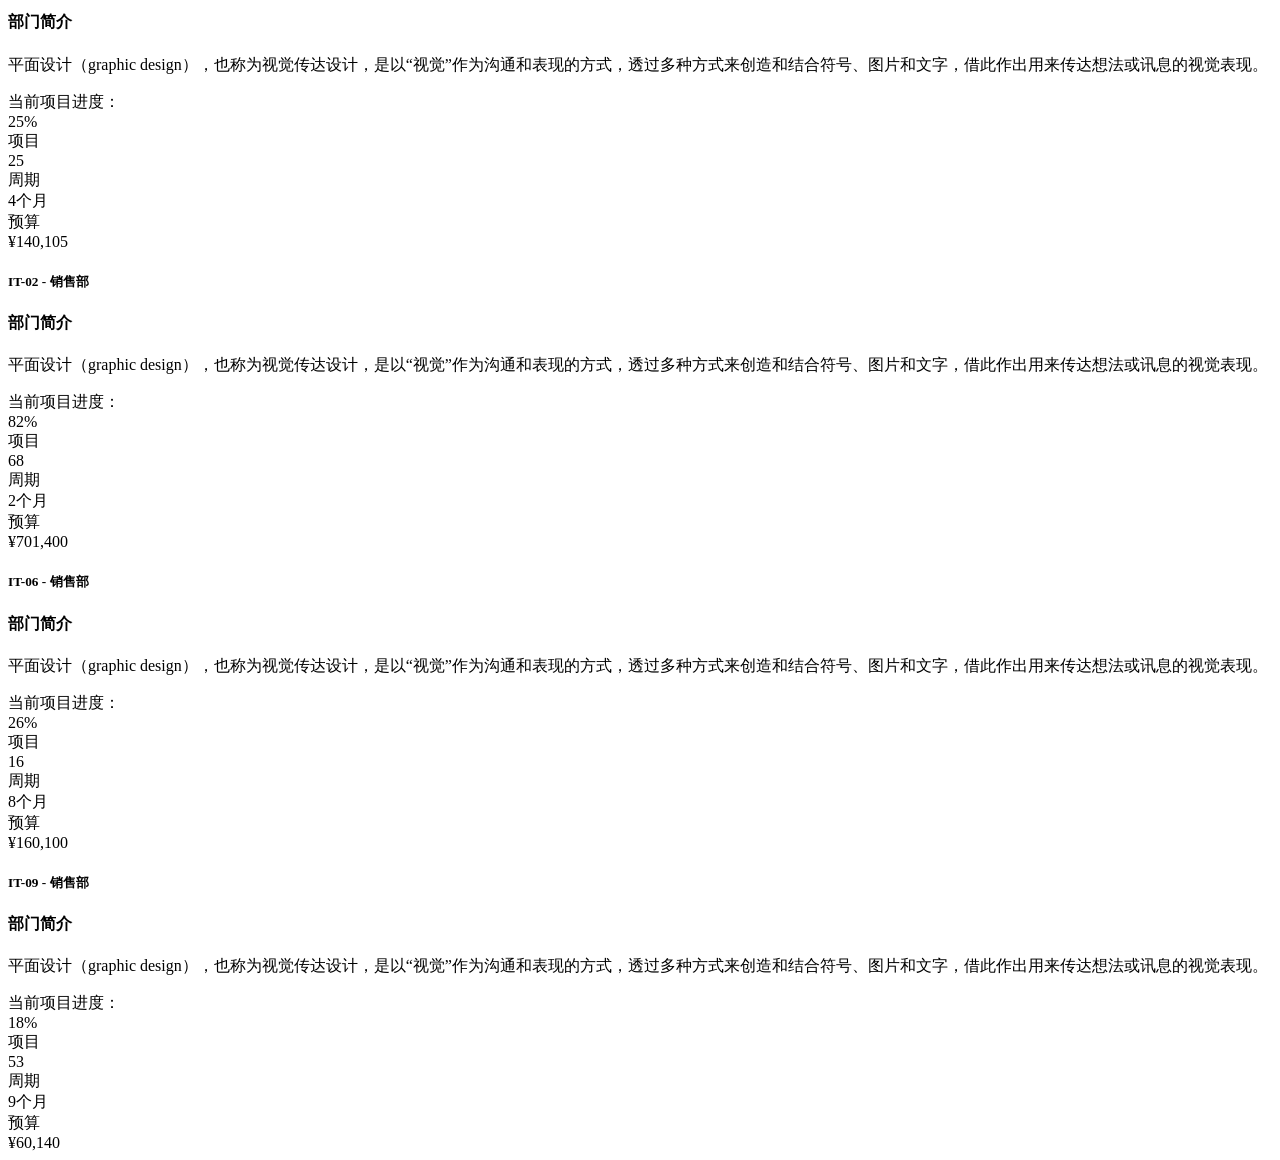
<file: ruoyi-admin/src/main/resources/templates/demo/form/cards.html>
<!DOCTYPE html>
<html lang="zh">
<head>
	<th:block th:include="include :: header('卡片列表')" />
</head>
<body class="gray-bg">
    <div class="wrapper wrapper-content animated fadeInRight">
        <div class="row">
            <div class="col-sm-4">
                <div class="ibox">
                    <div class="ibox-title">
                        <span class="label label-primary pull-right">NEW</span>
                        <h5>IT-01 - 设计部</h5>
                    </div>
                    <div class="ibox-content">
                        <h4>部门简介</h4>
                        <p>
                                                                           平面设计（graphic design），也称为视觉传达设计，是以“视觉”作为沟通和表现的方式，透过多种方式来创造和结合符号、图片和文字，借此作出用来传达想法或讯息的视觉表现。
                        </p>
                        <div>
                            <span>当前项目进度：</span>
                            <div class="stat-percent">48%</div>
                            <div class="progress progress-mini">
                                <div style="width: 48%;" class="progress-bar"></div>
                            </div>
                        </div>
                        <div class="row  m-t-sm">
                            <div class="col-sm-4">
                                <div class="font-bold">项目</div>
                                12
                            </div>
                            <div class="col-sm-4">
                                <div class="font-bold">周期</div>
                                4个月
                            </div>
                            <div class="col-sm-4 text-right">
                                <div class="font-bold">预算</div>
                                &yen;200,913 <i class="fa fa-level-up text-navy"></i>
                            </div>
                        </div>

                    </div>
                </div>
                <div class="ibox">
                    <div class="ibox-title">
                        <h5>IT-04 - 市场部</h5>
                    </div>
                    <div class="ibox-content">
                        <h4>部门简介</h4>
                        <p>
                                                                           平面设计（graphic design），也称为视觉传达设计，是以“视觉”作为沟通和表现的方式，透过多种方式来创造和结合符号、图片和文字，借此作出用来传达想法或讯息的视觉表现。
                        </p>
                        <div>
                            <span>当前项目进度：</span>
                            <div class="stat-percent">32%</div>
                            <div class="progress progress-mini">
                                <div style="width: 32%;" class="progress-bar"></div>
                            </div>
                        </div>
                        <div class="row  m-t-sm">
                            <div class="col-sm-4">
                                <div class="font-bold">项目</div>
                                24
                            </div>
                            <div class="col-sm-4">
                                <div class="font-bold">周期</div>
                                3个月
                            </div>
                            <div class="col-sm-4 text-right">
                                <div class="font-bold">预算</div>
                                &yen;190,325 <i class="fa fa-level-up text-navy"></i>
                            </div>
                        </div>

                    </div>
                </div>
                <div class="ibox">
                    <div class="ibox-title">
                        <h5>IT-07 - 财务部</h5>
                    </div>
                    <div class="ibox-content">
                        <h4>部门简介</h4>
                        <p>
                                                                           平面设计（graphic design），也称为视觉传达设计，是以“视觉”作为沟通和表现的方式，透过多种方式来创造和结合符号、图片和文字，借此作出用来传达想法或讯息的视觉表现。
                        </p>
                        <div>
                            <span>当前项目进度：</span>
                            <div class="stat-percent">73%</div>
                            <div class="progress progress-mini">
                                <div style="width: 73%;" class="progress-bar"></div>
                            </div>
                        </div>
                        <div class="row  m-t-sm">
                            <div class="col-sm-4">
                                <div class="font-bold">项目</div>
                                11
                            </div>
                            <div class="col-sm-4">
                                <div class="font-bold">周期</div>
                                6个月
                            </div>
                            <div class="col-sm-4 text-right">
                                <div class="font-bold">预算</div>
                                &yen;560,105 <i class="fa fa-level-up text-navy"></i>
                            </div>
                        </div>

                    </div>
                </div>
            </div>
            <div class="col-sm-4">
                <div class="ibox">
                    <div class="ibox-title">
                        <h5>IT-02 - 开发部</h5>
                    </div>
                    <div class="ibox-content">
                        <h4>部门简介</h4>
                        <p>
                                                                           平面设计（graphic design），也称为视觉传达设计，是以“视觉”作为沟通和表现的方式，透过多种方式来创造和结合符号、图片和文字，借此作出用来传达想法或讯息的视觉表现。
                        </p>
                        <div>
                            <span>当前项目进度：</span>
                            <div class="stat-percent">61%</div>
                            <div class="progress progress-mini">
                                <div style="width: 61%;" class="progress-bar"></div>
                            </div>
                        </div>
                        <div class="row  m-t-sm">
                            <div class="col-sm-4">
                                <div class="font-bold">项目</div>
                                43
                            </div>
                            <div class="col-sm-4">
                                <div class="font-bold">周期</div>
                                1个月
                            </div>
                            <div class="col-sm-4 text-right">
                                <div class="font-bold">预算</div>
                                &yen;705,913 <i class="fa fa-level-up text-navy"></i>
                            </div>
                        </div>

                    </div>
                </div>
                <div class="ibox">
                    <div class="ibox-title">
                        <span class="label label-warning pull-right">截止</span>
                        <h5>IT-05 - 管理层</h5>
                    </div>
                    <div class="ibox-content">
                        <h4>部门简介</h4>
                        <p>
                                                                           平面设计（graphic design），也称为视觉传达设计，是以“视觉”作为沟通和表现的方式，透过多种方式来创造和结合符号、图片和文字，借此作出用来传达想法或讯息的视觉表现。
                        </p>
                        <div>
                            <span>当前项目进度：</span>
                            <div class="stat-percent">14%</div>
                            <div class="progress progress-mini">
                                <div style="width: 14%;" class="progress-bar"></div>
                            </div>
                        </div>
                        <div class="row  m-t-sm">
                            <div class="col-sm-4">
                                <div class="font-bold">项目</div>
                                8
                            </div>
                            <div class="col-sm-4">
                                <div class="font-bold">周期</div>
                                7个月
                            </div>
                            <div class="col-sm-4 text-right">
                                <div class="font-bold">预算</div>
                                &yen;40,200 <i class="fa fa-level-up text-navy"></i>
                            </div>
                        </div>

                    </div>
                </div>
                <div class="ibox">
                    <div class="ibox-title">
                        <h5>IT-08 - 销售部</h5>
                    </div>
                    <div class="ibox-content">
                        <h4>部门简介</h4>
                        <p>
                                                                           平面设计（graphic design），也称为视觉传达设计，是以“视觉”作为沟通和表现的方式，透过多种方式来创造和结合符号、图片和文字，借此作出用来传达想法或讯息的视觉表现。
                        </p>
                        <div>
                            <span>当前项目进度：</span>
                            <div class="stat-percent">25%</div>
                            <div class="progress progress-mini">
                                <div style="width: 25%;" class="progress-bar"></div>
                            </div>
                        </div>
                        <div class="row  m-t-sm">
                            <div class="col-sm-4">
                                <div class="font-bold">项目</div>
                                25
                            </div>
                            <div class="col-sm-4">
                                <div class="font-bold">周期</div>
                                4个月
                            </div>
                            <div class="col-sm-4 text-right">
                                <div class="font-bold">预算</div>
                                &yen;140,105 <i class="fa fa-level-up text-navy"></i>
                            </div>
                        </div>

                    </div>
                </div>
            </div>
            <div class="col-sm-4">
                <div class="ibox">
                    <div class="ibox-title">

                        <h5>IT-02 - 销售部</h5>
                    </div>
                    <div class="ibox-content">
                        <h4>部门简介</h4>
                        <p>
                                                                           平面设计（graphic design），也称为视觉传达设计，是以“视觉”作为沟通和表现的方式，透过多种方式来创造和结合符号、图片和文字，借此作出用来传达想法或讯息的视觉表现。
                        </p>
                        <div>
                            <span>当前项目进度：</span>
                            <div class="stat-percent">82%</div>
                            <div class="progress progress-mini">
                                <div style="width: 82%;" class="progress-bar"></div>
                            </div>
                        </div>
                        <div class="row  m-t-sm">
                            <div class="col-sm-4">
                                <div class="font-bold">项目</div>
                                68
                            </div>
                            <div class="col-sm-4">
                                <div class="font-bold">周期</div>
                                2个月
                            </div>
                            <div class="col-sm-4 text-right">
                                <div class="font-bold">预算</div>
                                &yen;701,400 <i class="fa fa-level-up text-navy"></i>
                            </div>
                        </div>

                    </div>
                </div>
                <div class="ibox">
                    <div class="ibox-title">
                        <h5>IT-06 - 销售部</h5>
                    </div>
                    <div class="ibox-content">
                        <h4>部门简介</h4>
                        <p>
                                                                           平面设计（graphic design），也称为视觉传达设计，是以“视觉”作为沟通和表现的方式，透过多种方式来创造和结合符号、图片和文字，借此作出用来传达想法或讯息的视觉表现。
                        </p>
                        <div>
                            <span>当前项目进度：</span>
                            <div class="stat-percent">26%</div>
                            <div class="progress progress-mini">
                                <div style="width: 26%;" class="progress-bar"></div>
                            </div>
                        </div>
                        <div class="row  m-t-sm">
                            <div class="col-sm-4">
                                <div class="font-bold">项目</div>
                                16
                            </div>
                            <div class="col-sm-4">
                                <div class="font-bold">周期</div>
                                8个月
                            </div>
                            <div class="col-sm-4 text-right">
                                <div class="font-bold">预算</div>
                                &yen;160,100 <i class="fa fa-level-up text-navy"></i>
                            </div>
                        </div>

                    </div>
                </div>
                <div class="ibox">
                    <div class="ibox-title">
                        <h5>IT-09 - 销售部</h5>
                    </div>
                    <div class="ibox-content">
                        <h4>部门简介</h4>
                        <p>
                                                                           平面设计（graphic design），也称为视觉传达设计，是以“视觉”作为沟通和表现的方式，透过多种方式来创造和结合符号、图片和文字，借此作出用来传达想法或讯息的视觉表现。
                        </p>
                        <div>
                            <span>当前项目进度：</span>
                            <div class="stat-percent">18%</div>
                            <div class="progress progress-mini">
                                <div style="width: 18%;" class="progress-bar"></div>
                            </div>
                        </div>
                        <div class="row  m-t-sm">
                            <div class="col-sm-4">
                                <div class="font-bold">项目</div>
                                53
                            </div>
                            <div class="col-sm-4">
                                <div class="font-bold">周期</div>
                                9个月
                            </div>
                            <div class="col-sm-4 text-right">
                                <div class="font-bold">预算</div>
                                &yen;60,140 <i class="fa fa-level-up text-navy"></i>
                            </div>
                        </div>

                    </div>
                </div>
            </div>
        </div>
    </div>
    <th:block th:include="include :: footer" />
</body>
</html>
</file>
